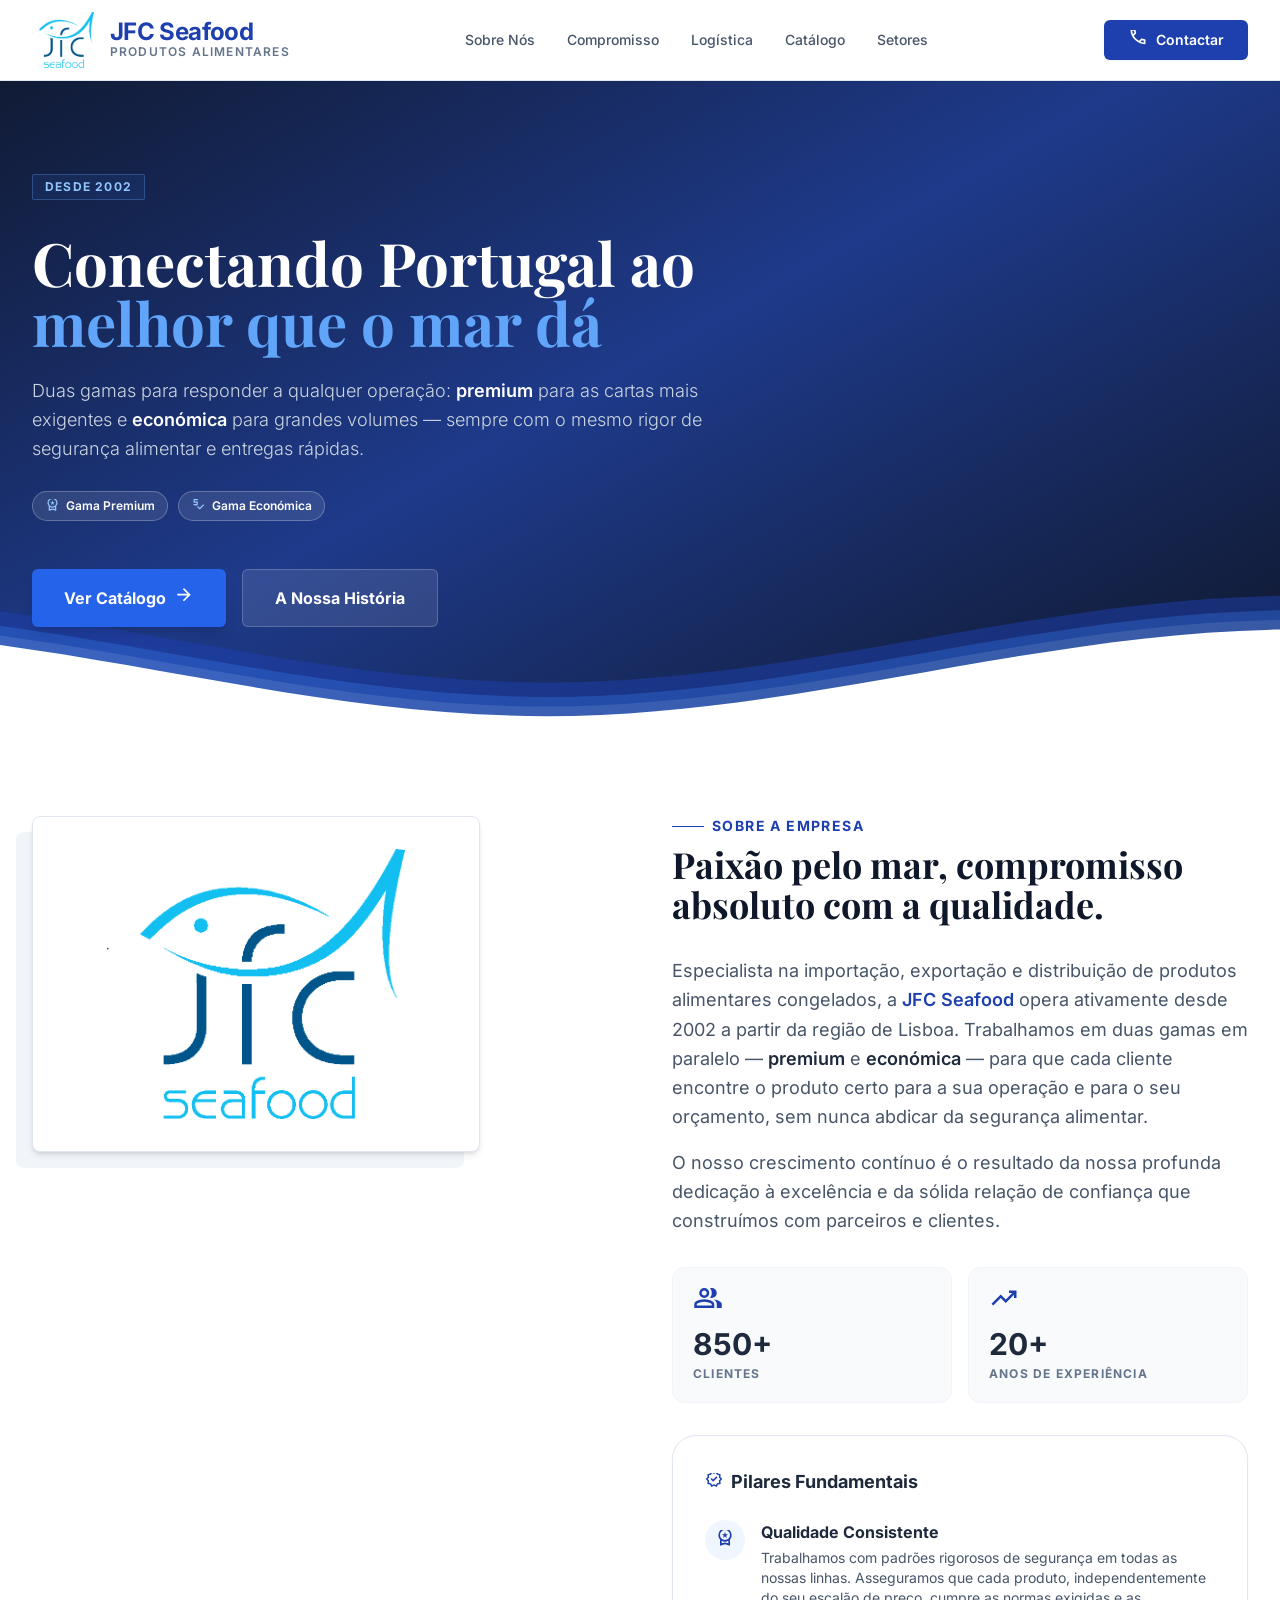
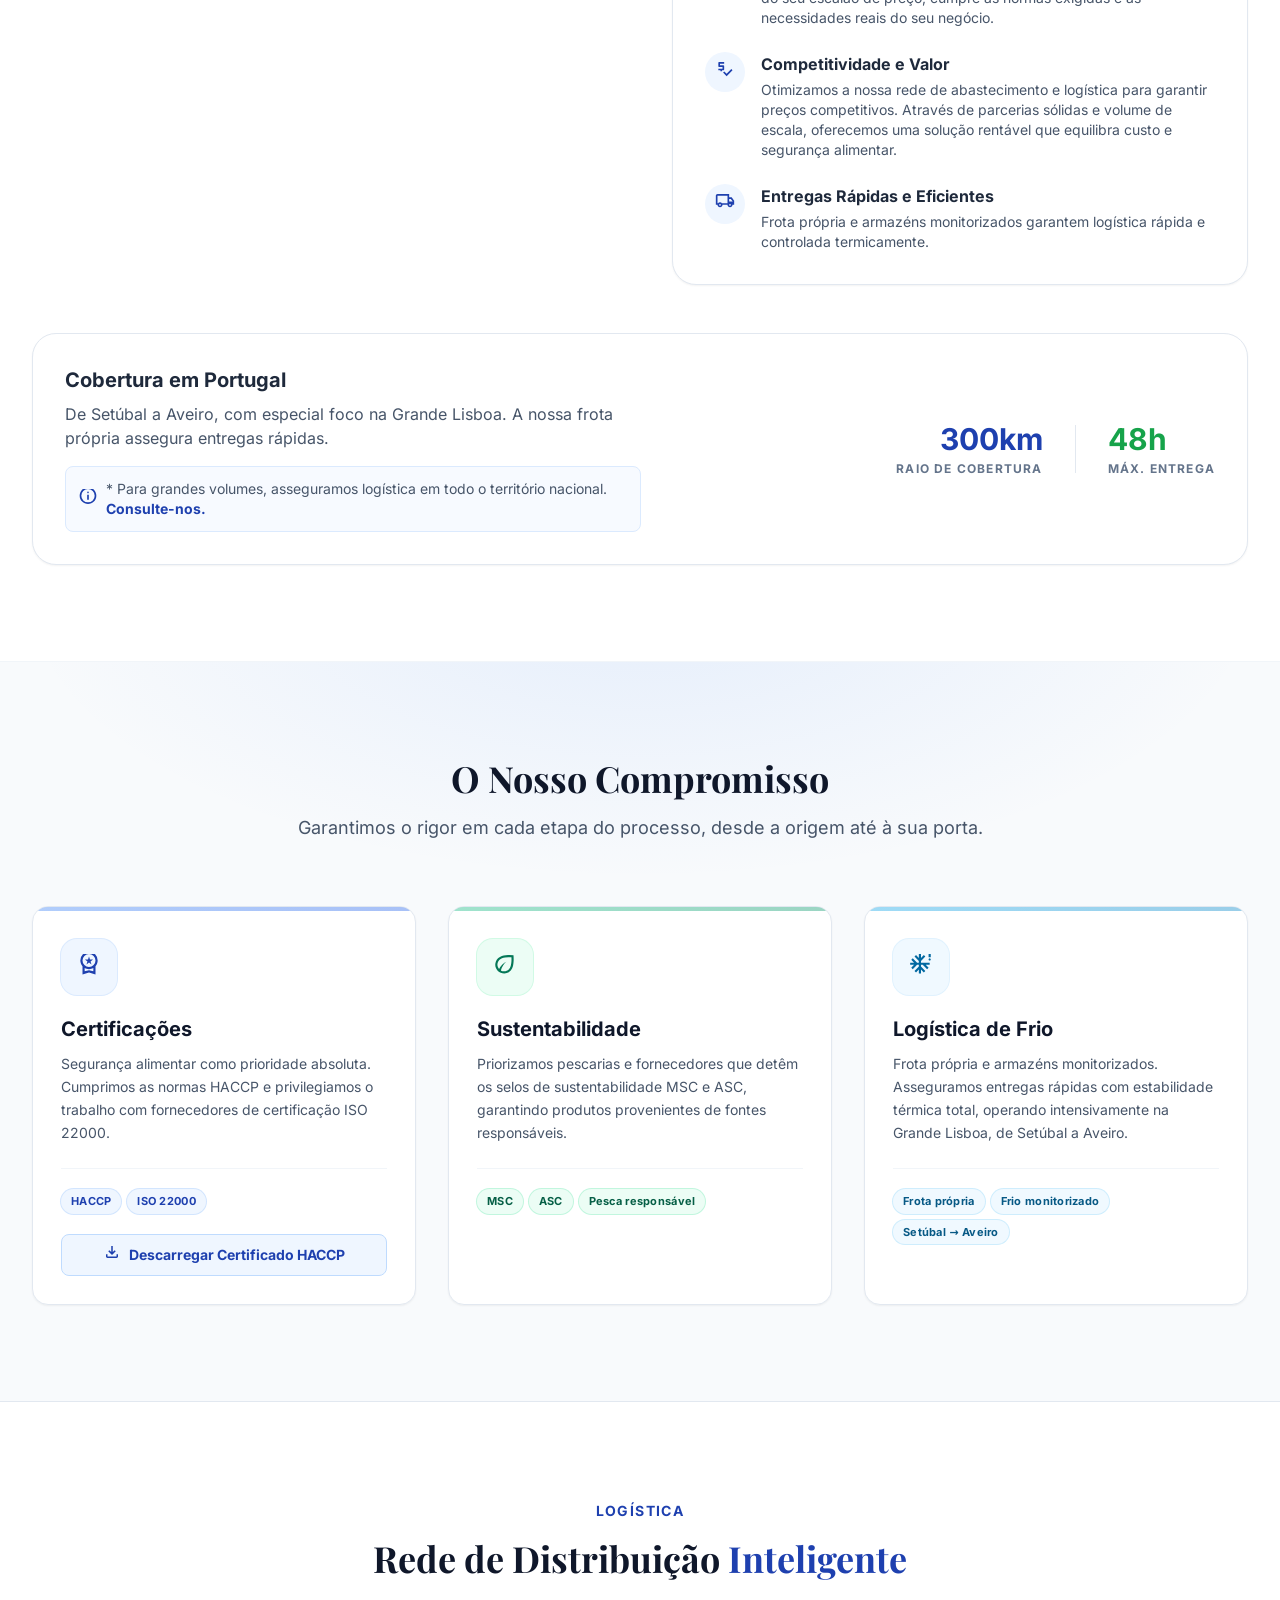
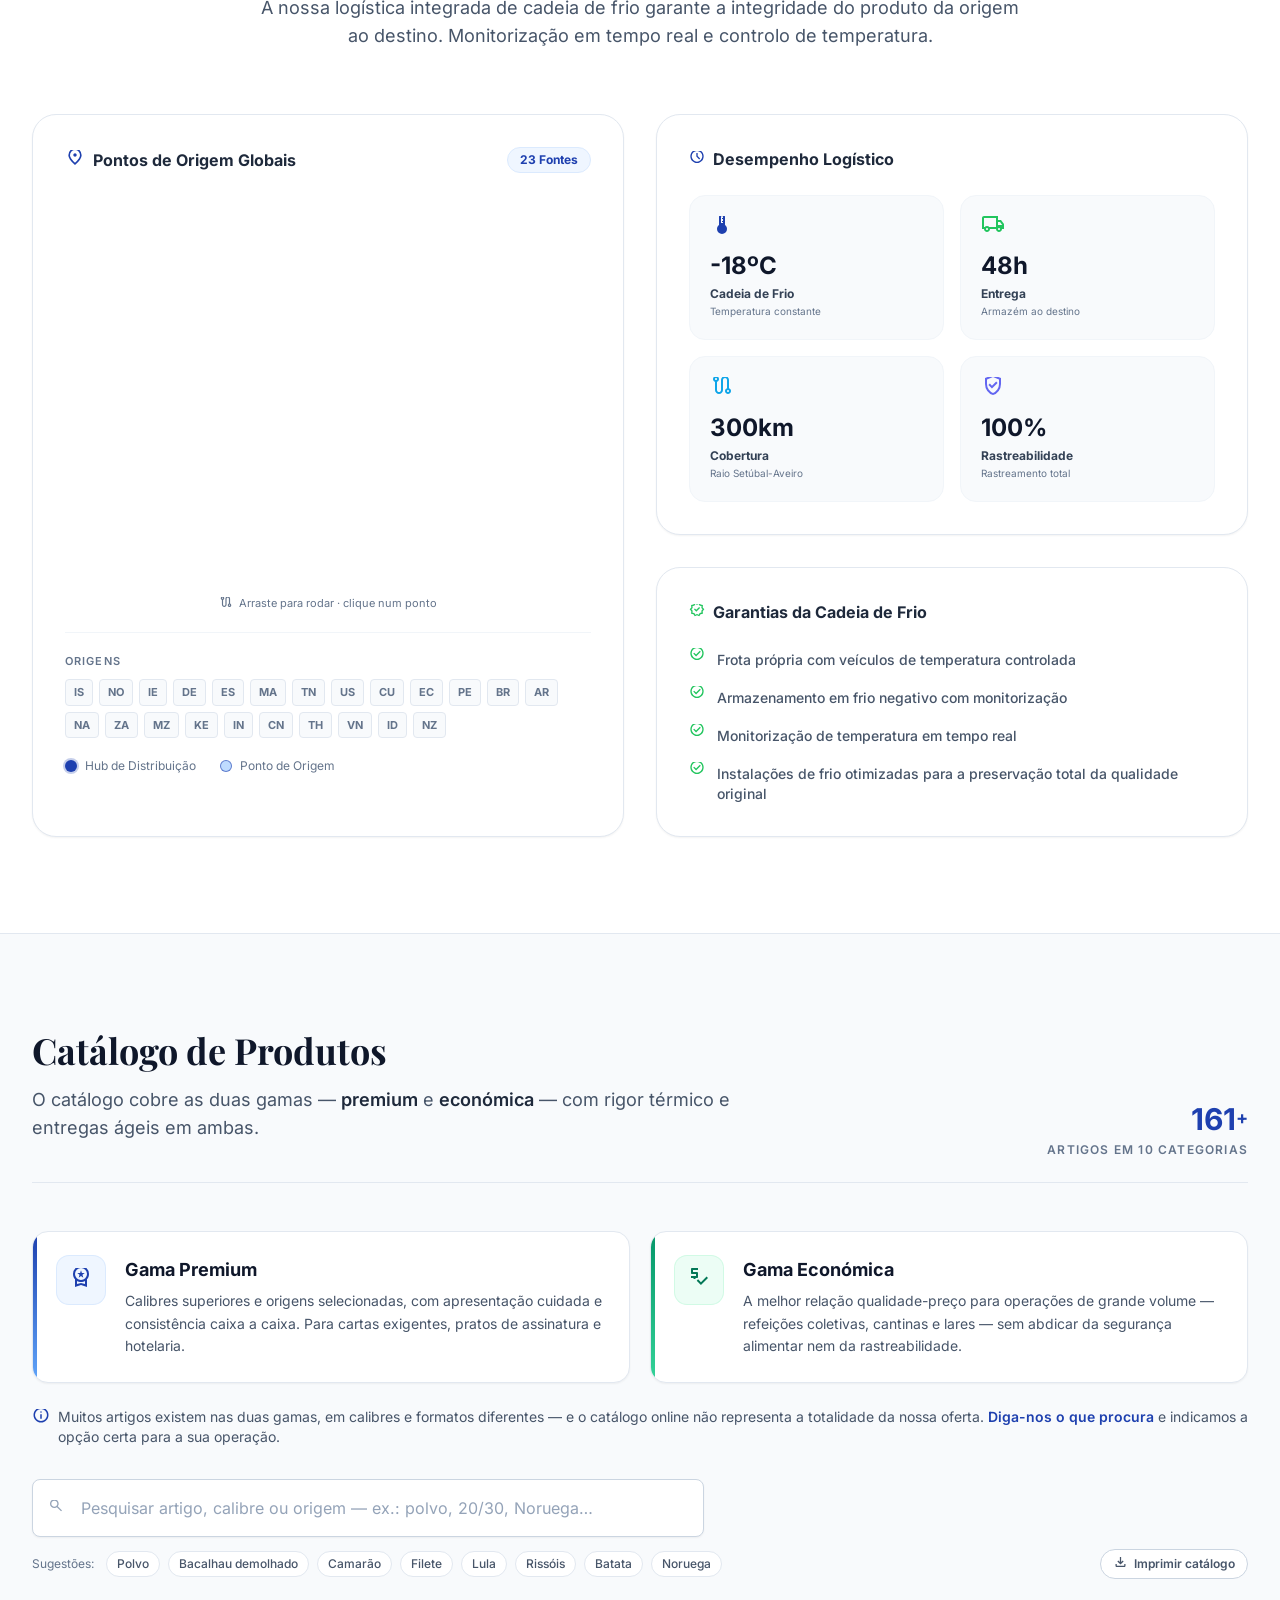
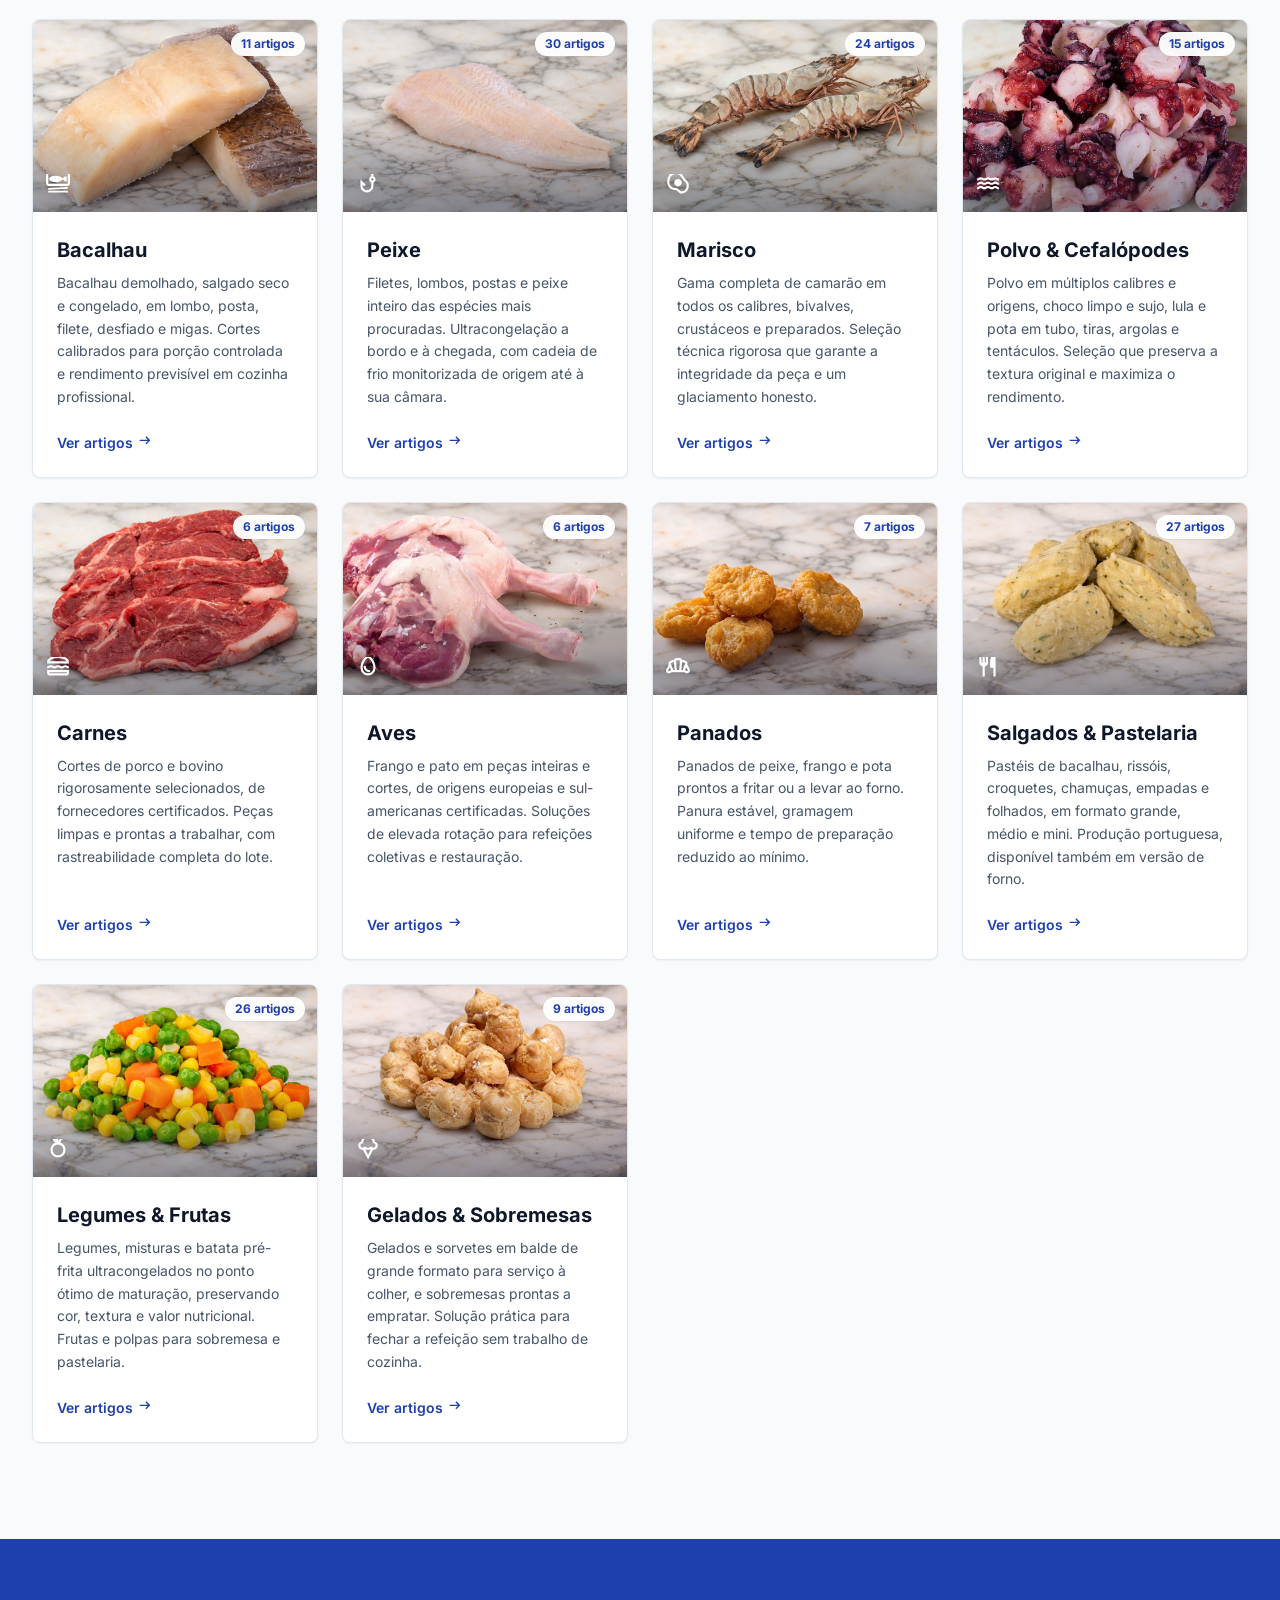
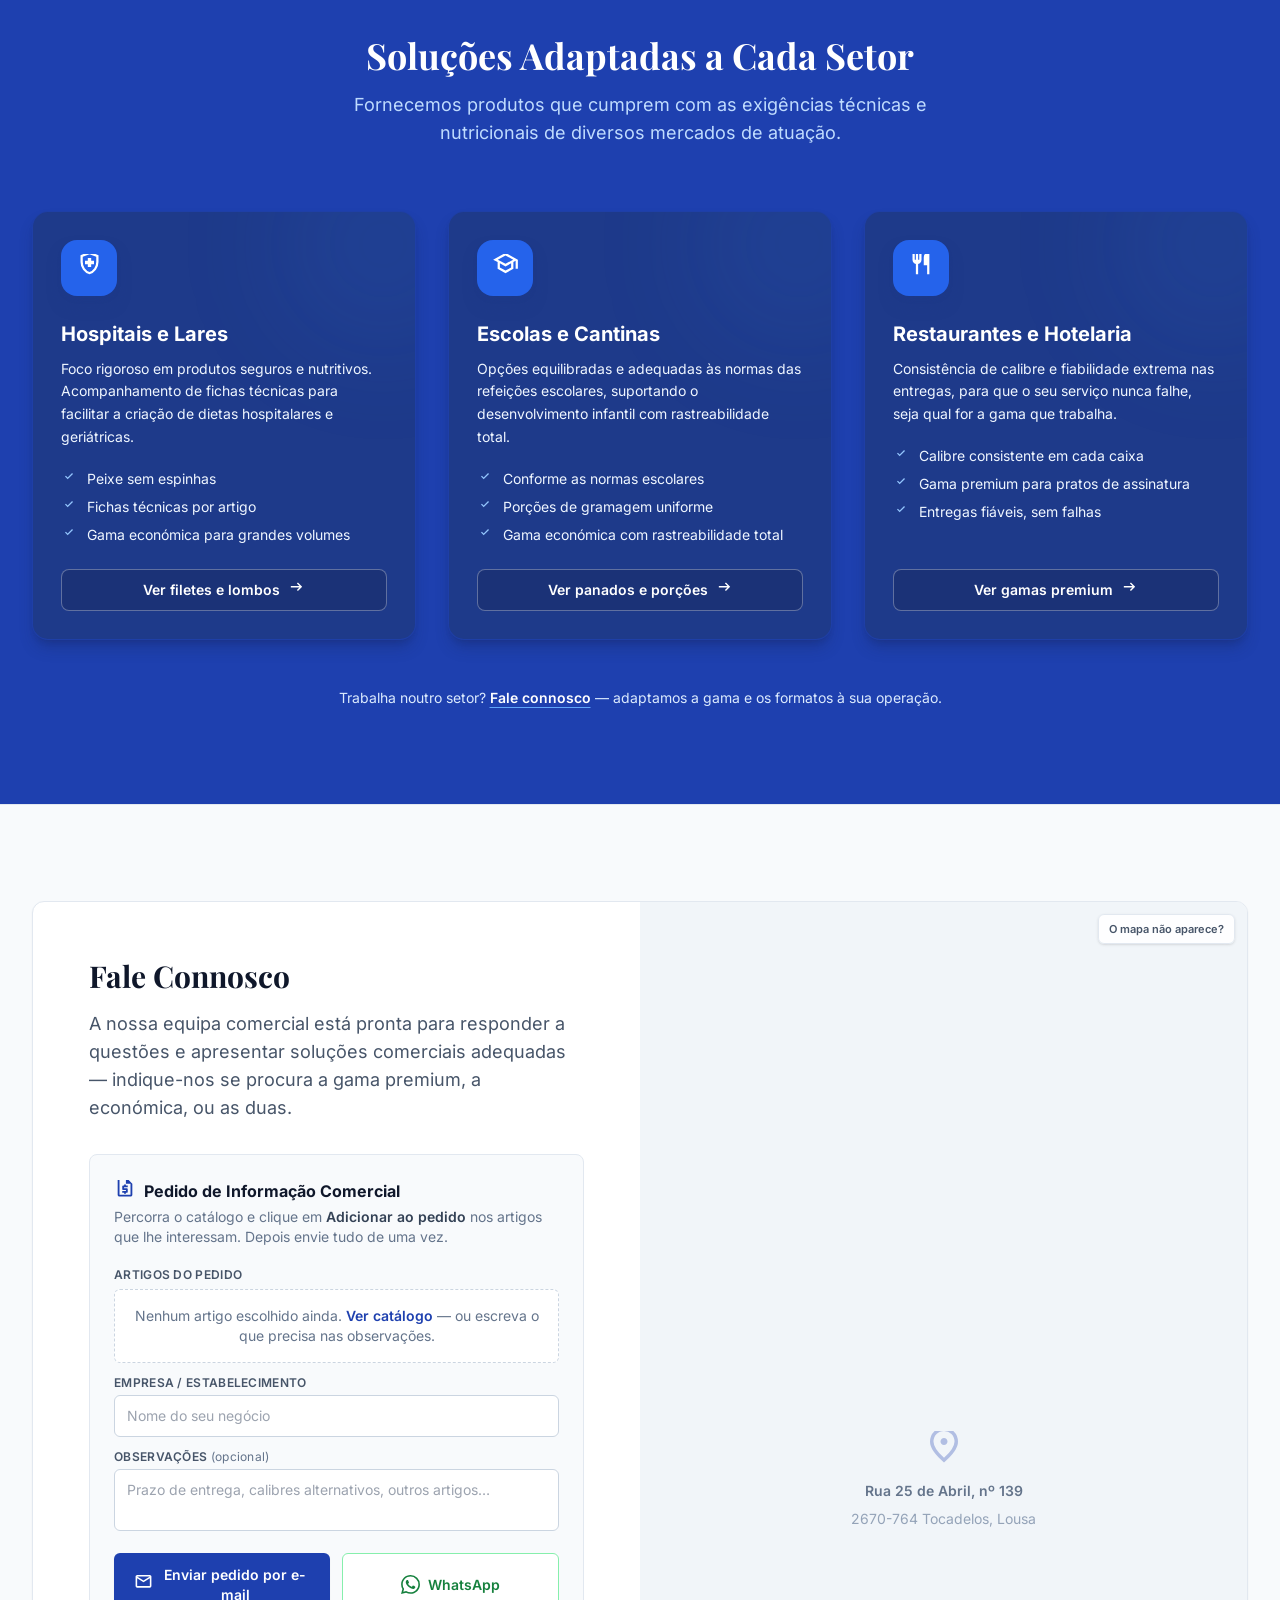
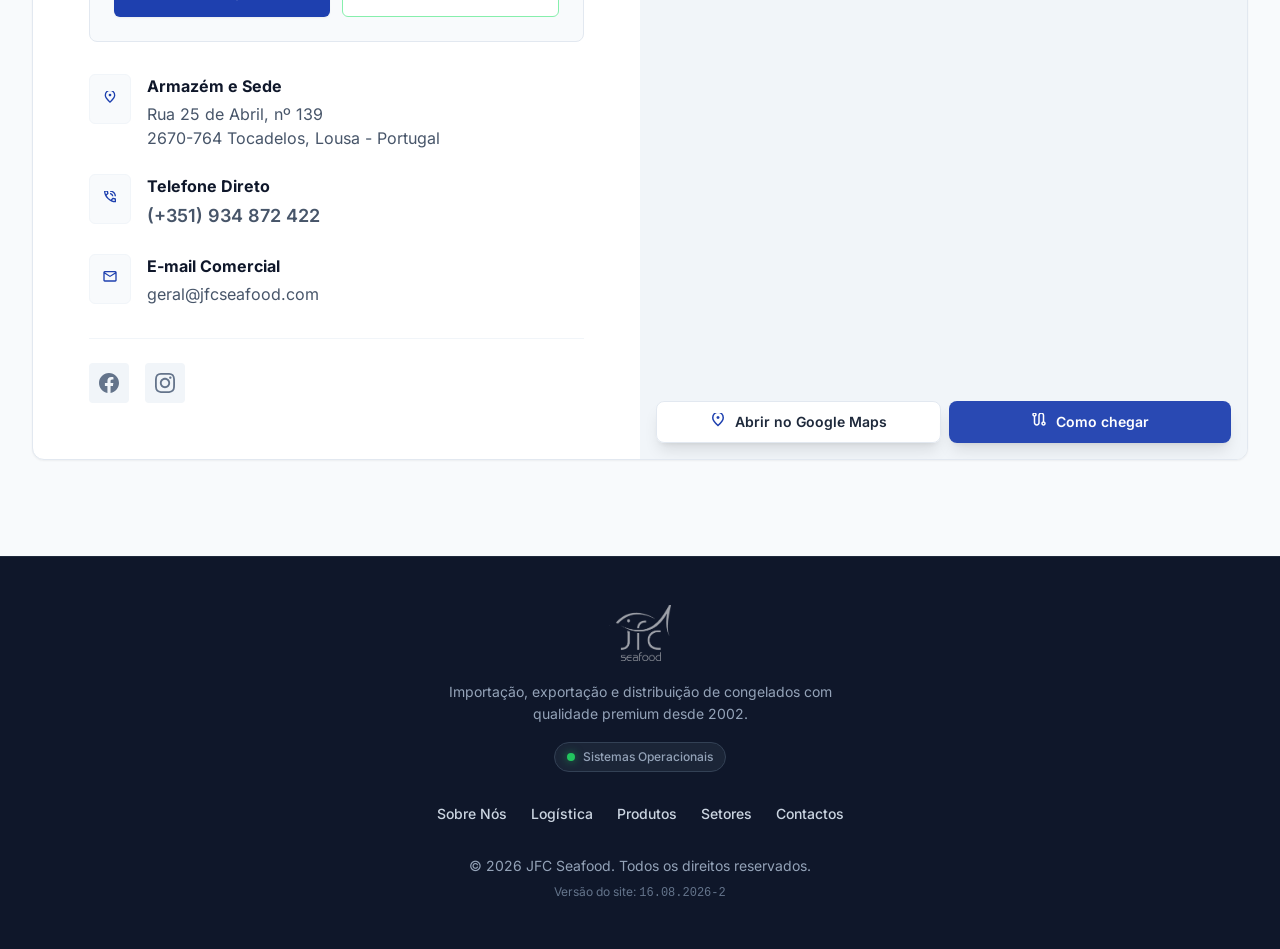
<file: index.html>
<!DOCTYPE html>
<html lang="pt" class="scroll-smooth">
<head>
    <meta charset="UTF-8">
    <meta name="viewport" content="width=device-width, initial-scale=1.0">
    <title>JFC Seafood | Importação e Distribuição Alimentar</title>
    <meta name="description" content="Especialistas em importação e distribuição de congelados desde 2002, em gama premium e gama económica. Bacalhau, peixe, marisco, polvo e cefalópodes, carnes, aves, panados, salgados, legumes e sobremesas — mais de 160 artigos para restauração, hotelaria e refeições coletivas.">
    <meta name="keywords" content="congelados, bacalhau, polvo, camarão, marisco, peixe congelado, distribuição alimentar, HORECA, Lousa, Portugal">
    <link rel="icon" type="image/png" href="imagens/logo-jfc.png">
    <link rel="apple-touch-icon" href="imagens/logo-jfc.png">

    <!-- Open Graph -->
    <meta property="og:type" content="website">
    <meta property="og:title" content="JFC Seafood | Importação e Distribuição Alimentar">
    <meta property="og:description" content="Mais de 160 artigos congelados em duas gamas, premium e económica, para restauração, hotelaria e refeições coletivas. Desde 2002.">
    <meta property="og:image" content="imagens/logo-jfc.png">
    <meta property="og:locale" content="pt_PT">

    <!-- Dados estruturados (Google) — trocar o domínio se for outro -->
    <script type="application/ld+json">
{
    "@context": "https://schema.org",
    "@graph": [
        {
            "@type": [
                "Organization",
                "LocalBusiness",
                "Wholesaler"
            ],
            "@id": "https://www.jfcseafood.com/#empresa",
            "name": "JFC Seafood",
            "description": "Importação, exportação e distribuição de produtos alimentares congelados desde 2002, em duas gamas — premium e económica. Bacalhau, peixe, marisco, polvo e cefalópodes, carnes, aves, panados, salgados, legumes e sobremesas para restauração, hotelaria e refeições coletivas.",
            "url": "https://www.jfcseafood.com/",
            "logo": "https://www.jfcseafood.com/imagens/logo-jfc.png",
            "image": "https://www.jfcseafood.com/imagens/logo-jfc.png",
            "email": "geral@jfcseafood.com",
            "telephone": "+351934872422",
            "foundingDate": "2002",
            "address": {
                "@type": "PostalAddress",
                "streetAddress": "Rua 25 de Abril, nº 139",
                "addressLocality": "Tocadelos, Lousa",
                "postalCode": "2670-764",
                "addressCountry": "PT"
            },
            "areaServed": {
                "@type": "Country",
                "name": "Portugal"
            },
            "sameAs": [
                "https://www.facebook.com/people/JFC-Seafood/61560042352731/",
                "https://www.instagram.com/jfc.seafood/"
            ],
            "knowsAbout": [
                "Bacalhau",
                "Peixe congelado",
                "Marisco",
                "Polvo",
                "Cefalópodes",
                "Carnes congeladas",
                "Aves",
                "Panados",
                "Salgados",
                "Legumes congelados"
            ]
        },
        {
            "@type": "WebSite",
            "@id": "https://www.jfcseafood.com/#site",
            "url": "https://www.jfcseafood.com/",
            "name": "JFC Seafood",
            "inLanguage": "pt-PT",
            "publisher": {
                "@id": "https://www.jfcseafood.com/#empresa"
            }
        }
    ]
}
    </script>

    <!-- Estilos (compilados localmente — sem dependências externas) -->
    <link rel="preload" href="fontes/inter-latin-400-normal.woff2" as="font" type="font/woff2" crossorigin>
    <link rel="preload" href="fontes/inter-latin-700-normal.woff2" as="font" type="font/woff2" crossorigin>
    <link rel="stylesheet" href="css/estilos.css">
</head>
<body class="bg-slate-50 text-slate-800 flex flex-col min-h-screen relative">
    <a href="#catalog" class="sr-only focus:not-sr-only focus:fixed focus:top-3 focus:left-3 focus:z-[200] focus:bg-primary focus:text-white focus:px-4 focus:py-2.5 focus:rounded-md focus:font-semibold focus:shadow-lg">
        Saltar para o catálogo
    </a>
<svg xmlns="http://www.w3.org/2000/svg" style="display:none" aria-hidden="true"><symbol id="ic-arrow_back" viewBox="0 0 24 24"><path d="M7.83 9 13.43 14.6 12 16 4 8 12 0 13.43 1.4 7.83 7H20V9Z"/></symbol><symbol id="ic-arrow_forward" viewBox="0 0 24 24"><path d="M16.18 9H4V7H16.18L10.58 1.4L12 0L20 8L12 16L10.58 14.6Z"/></symbol><symbol id="ic-arrow_right_alt" viewBox="0 0 24 24"><path d="M14 14 12.6 12.55 16.15 9H4V7H16.15L12.6 3.45L14 2L20 8Z"/></symbol><symbol id="ic-bakery_dining" viewBox="0 0 24 24"><path d="M20.1 12.95Q20.53 13.18 20.85 12.85Q21.18 12.52 20.95 12.1L19.5 9.4L18.45 12.1ZM15.1 12H16.3L18.7 6.05Q18.78 5.85 18.66 5.71Q18.55 5.57 18.4 5.5L16.4 4.7Q16.18 4.62 15.96 4.75Q15.75 4.88 15.7 5.1ZM7.7 12H8.9L8.3 5.1Q8.25 4.82 8.04 4.72Q7.83 4.62 7.6 4.7L5.6 5.5Q5.4 5.57 5.31 5.71Q5.23 5.85 5.3 6.05ZM3.9 12.95 5.55 12.1 4.5 9.4 3.05 12.1Q2.83 12.52 3.15 12.85Q3.48 13.18 3.9 12.95ZM10.9 12H13.1L13.85 3.55Q13.9 3.32 13.74 3.16Q13.58 3 13.35 3H10.65Q10.45 3 10.29 3.16Q10.12 3.32 10.15 3.55ZM3.45 15Q2.4 15 1.7 14.21Q1 13.43 1 12.35Q1 12.05 1.09 11.76Q1.18 11.47 1.3 11.2L3.5 7Q3.15 6 3.53 5.02Q3.9 4.05 4.85 3.65L6.85 2.85Q7.2 2.72 7.55 2.67Q7.9 2.62 8.25 2.7Q8.6 1.97 9.23 1.49Q9.85 1 10.65 1H13.35Q14.15 1 14.78 1.49Q15.4 1.97 15.75 2.7Q16.1 2.65 16.45 2.69Q16.8 2.72 17.15 2.85L19.15 3.65Q20.15 4.05 20.55 5.02Q20.95 6 20.5 6.95L22.7 11.15Q22.85 11.42 22.93 11.72Q23 12.02 23 12.35Q23 13.47 22.24 14.24Q21.48 15 20.35 15Q20.08 15 19.8 14.94Q19.53 14.88 19.25 14.75L17.7 14H6.25L4.85 14.75Q4.53 14.93 4.16 14.96Q3.8 15 3.45 15ZM12 8Q12 8 12 8Q12 8 12 8Q12 8 12 8Q12 8 12 8Q12 8 12 8Q12 8 12 8Q12 8 12 8Q12 8 12 8Q12 8 12 8Q12 8 12 8Q12 8 12 8Q12 8 12 8Q12 8 12 8Q12 8 12 8Q12 8 12 8Q12 8 12 8Q12 8 12 8Q12 8 12 8Q12 8 12 8Q12 8 12 8Q12 8 12 8Q12 8 12 8Q12 8 12 8Q12 8 12 8Z"/></symbol><symbol id="ic-call" viewBox="0 0 24 24"><path d="M19.95 17Q16.82 17 13.78 15.64Q10.73 14.27 8.22 11.78Q5.73 9.27 4.36 6.22Q3 3.18 3 0.05Q3 -0.4 3.3 -0.7Q3.6 -1 4.05 -1H8.1Q8.45 -1 8.73 -0.76Q9 -0.53 9.05 -0.2L9.7 3.3Q9.75 3.7 9.68 3.97Q9.6 4.25 9.4 4.45L6.98 6.9Q7.48 7.82 8.16 8.69Q8.85 9.55 9.68 10.35Q10.45 11.12 11.3 11.79Q12.15 12.45 13.1 13L15.45 10.65Q15.68 10.42 16.04 10.31Q16.4 10.2 16.75 10.25L20.2 10.95Q20.55 11.05 20.77 11.31Q21 11.57 21 11.9V15.95Q21 16.4 20.7 16.7Q20.4 17 19.95 17ZM6.03 5 7.68 3.35Q7.68 3.35 7.68 3.35Q7.68 3.35 7.68 3.35L7.25 1Q7.25 1 7.25 1Q7.25 1 7.25 1H5.03Q5.03 1 5.03 1Q5.03 1 5.03 1Q5.15 2.02 5.38 3.02Q5.6 4.02 6.03 5ZM14.98 13.95Q15.95 14.38 16.96 14.62Q17.98 14.88 19 14.95Q19 14.95 19 14.95Q19 14.95 19 14.95V12.75Q19 12.75 19 12.75Q19 12.75 19 12.75L16.65 12.27Q16.65 12.27 16.65 12.27Q16.65 12.27 16.65 12.27ZM6.03 5Q6.03 5 6.03 5Q6.03 5 6.03 5Q6.03 5 6.03 5Q6.03 5 6.03 5Q6.03 5 6.03 5Q6.03 5 6.03 5Q6.03 5 6.03 5Q6.03 5 6.03 5ZM14.98 13.95Q14.98 13.95 14.98 13.95Q14.98 13.95 14.98 13.95Q14.98 13.95 14.98 13.95Q14.98 13.95 14.98 13.95Q14.98 13.95 14.98 13.95Q14.98 13.95 14.98 13.95Q14.98 13.95 14.98 13.95Q14.98 13.95 14.98 13.95Z"/></symbol><symbol id="ic-check_circle" viewBox="0 0 24 24"><path d="M10.6 12.6 17.65 5.55 16.25 4.15 10.6 9.8 7.75 6.95 6.35 8.35ZM12 18Q9.93 18 8.1 17.21Q6.28 16.43 4.93 15.07Q3.58 13.72 2.79 11.9Q2 10.07 2 8Q2 5.92 2.79 4.1Q3.58 2.27 4.93 0.92Q6.28 -0.43 8.1 -1.21Q9.93 -2 12 -2Q14.08 -2 15.9 -1.21Q17.73 -0.43 19.08 0.92Q20.43 2.27 21.21 4.1Q22 5.92 22 8Q22 10.07 21.21 11.9Q20.43 13.72 19.08 15.07Q17.73 16.43 15.9 17.21Q14.08 18 12 18ZM12 16Q15.35 16 17.68 13.68Q20 11.35 20 8Q20 4.65 17.68 2.32Q15.35 0 12 0Q8.65 0 6.33 2.32Q4 4.65 4 8Q4 11.35 6.33 13.68Q8.65 16 12 16ZM12 8Q12 8 12 8Q12 8 12 8Q12 8 12 8Q12 8 12 8Q12 8 12 8Q12 8 12 8Q12 8 12 8Q12 8 12 8Z"/></symbol><symbol id="ic-check_small" viewBox="0 0 24 24"><path d="M10 12.4 6 8.4 7.4 7 10 9.6 16.6 3 18 4.4Z"/></symbol><symbol id="ic-close" viewBox="0 0 24 24"><path d="M6.4 15 5 13.6 10.6 8 5 2.4 6.4 1 12 6.6 17.6 1 19 2.4 13.4 8 19 13.6 17.6 15 12 9.4Z"/></symbol><symbol id="ic-device_thermostat" viewBox="0 0 24 24"><path d="M12 18Q9.93 18 8.46 16.54Q7 15.07 7 13Q7 11.8 7.53 10.76Q8.05 9.72 9 9V1Q9 -0.25 9.88 -1.12Q10.75 -2 12 -2Q13.25 -2 14.12 -1.12Q15 -0.25 15 1V9Q15.95 9.72 16.48 10.76Q17 11.8 17 13Q17 15.07 15.54 16.54Q14.08 18 12 18ZM11 7H13V6H12V5H13V3H12V2H13V1Q13 0.57 12.71 0.29Q12.43 0 12 0Q11.58 0 11.29 0.29Q11 0.57 11 1Z"/></symbol><symbol id="ic-download" viewBox="0 0 24 24"><path d="M12 12 7 7 8.4 5.55 11 8.15V0H13V8.15L15.6 5.55L17 7ZM6 16Q5.18 16 4.59 15.41Q4 14.82 4 14V11H6V14Q6 14 6 14Q6 14 6 14H18Q18 14 18 14Q18 14 18 14V11H20V14Q20 14.82 19.41 15.41Q18.82 16 18 16Z"/></symbol><symbol id="ic-eco" viewBox="0 0 24 24"><path d="M5.4 15.6Q4.28 14.47 3.64 13Q3 11.53 3 9.95Q3 8.38 3.6 6.84Q4.2 5.3 5.55 3.95Q6.43 3.07 7.71 2.45Q9 1.82 10.76 1.46Q12.53 1.1 14.79 1.02Q17.05 0.95 19.85 1.2Q20.05 3.85 19.98 6.07Q19.9 8.3 19.56 10.09Q19.23 11.88 18.61 13.21Q18 14.55 17.1 15.45Q15.78 16.77 14.29 17.39Q12.8 18 11.25 18Q9.62 18 8.07 17.36Q6.53 16.73 5.4 15.6ZM8.2 15.2Q8.93 15.62 9.69 15.81Q10.45 16 11.25 16Q12.4 16 13.53 15.54Q14.65 15.07 15.68 14.05Q16.12 13.6 16.59 12.79Q17.05 11.97 17.39 10.66Q17.73 9.35 17.9 7.49Q18.07 5.62 17.95 3.05Q16.73 3 15.19 3.01Q13.65 3.02 12.12 3.25Q10.6 3.47 9.23 3.97Q7.85 4.47 6.98 5.35Q5.85 6.47 5.43 7.57Q5 8.67 5 9.7Q5 11.17 5.56 12.29Q6.12 13.4 6.55 13.85Q7.6 11.85 9.33 10.01Q11.05 8.17 13.35 7Q11.55 8.57 10.21 10.56Q8.88 12.55 8.2 15.2ZM8.2 15.2Q8.2 15.2 8.2 15.2Q8.2 15.2 8.2 15.2Q8.2 15.2 8.2 15.2Q8.2 15.2 8.2 15.2Q8.2 15.2 8.2 15.2Q8.2 15.2 8.2 15.2Q8.2 15.2 8.2 15.2Q8.2 15.2 8.2 15.2Q8.2 15.2 8.2 15.2Q8.2 15.2 8.2 15.2ZM8.2 15.2Q8.2 15.2 8.2 15.2Q8.2 15.2 8.2 15.2Q8.2 15.2 8.2 15.2Q8.2 15.2 8.2 15.2Q8.2 15.2 8.2 15.2Q8.2 15.2 8.2 15.2Q8.2 15.2 8.2 15.2Q8.2 15.2 8.2 15.2Q8.2 15.2 8.2 15.2Q8.2 15.2 8.2 15.2Q8.2 15.2 8.2 15.2Q8.2 15.2 8.2 15.2Q8.2 15.2 8.2 15.2Q8.2 15.2 8.2 15.2Q8.2 15.2 8.2 15.2Q8.2 15.2 8.2 15.2Q8.2 15.2 8.2 15.2Q8.2 15.2 8.2 15.2Q8.2 15.2 8.2 15.2Q8.2 15.2 8.2 15.2Z"/></symbol><symbol id="ic-egg" viewBox="0 0 24 24"><path d="M12 17Q9.08 17 7.04 14.96Q5 12.93 5 10Q5 8.07 5.64 6.12Q6.28 4.17 7.29 2.59Q8.3 1 9.55 0Q10.8 -1 12 -1Q13.23 -1 14.46 0Q15.7 1 16.71 2.59Q17.73 4.17 18.36 6.12Q19 8.07 19 10Q19 12.93 16.96 14.96Q14.93 17 12 17ZM12 15Q14.08 15 15.54 13.54Q17 12.07 17 10Q17 8.57 16.51 7Q16.03 5.42 15.29 4.09Q14.55 2.75 13.68 1.88Q12.8 1 12 1Q11.23 1 10.34 1.88Q9.45 2.75 8.71 4.09Q7.98 5.42 7.49 7Q7 8.57 7 10Q7 12.07 8.46 13.54Q9.93 15 12 15ZM13 14Q13.43 14 13.71 13.71Q14 13.43 14 13Q14 12.57 13.71 12.29Q13.43 12 13 12Q11.75 12 10.88 11.12Q10 10.25 10 9Q10 8.57 9.71 8.29Q9.43 8 9 8Q8.58 8 8.29 8.29Q8 8.57 8 9Q8 11.07 9.46 12.54Q10.93 14 13 14ZM12 8Q12 8 12 8Q12 8 12 8Q12 8 12 8Q12 8 12 8Q12 8 12 8Q12 8 12 8Q12 8 12 8Q12 8 12 8Q12 8 12 8Q12 8 12 8Q12 8 12 8Q12 8 12 8Z"/></symbol><symbol id="ic-egg_alt" viewBox="0 0 24 24"><path d="M16 18Q14.33 18 13.46 17.44Q12.6 16.88 12 16.25Q11.53 15.75 11.09 15.38Q10.65 15 9.98 15Q8.85 15 7.47 14.61Q6.1 14.22 4.89 13.34Q3.68 12.45 2.85 11.02Q2.02 9.6 2 7.52Q1.95 3.35 4.06 0.67Q6.18 -2 9.98 -2Q11.75 -2 12.98 -1.49Q14.2 -0.98 15.09 -0.2Q15.98 0.57 16.59 1.51Q17.2 2.45 17.75 3.32Q18.05 3.82 18.35 4.24Q18.65 4.65 19 5Q20.5 6.5 21.25 7.62Q22 8.75 22 11.03Q22 14.02 20.14 16.01Q18.28 18 16 18ZM16 16Q17.43 16 18.71 14.59Q20 13.18 20 11.03Q20 9.38 19.51 8.6Q19.03 7.82 17.6 6.4Q17.07 5.9 16.66 5.29Q16.25 4.67 15.83 4.02Q14.8 2.4 13.65 1.2Q12.5 0 9.98 0Q6.75 0 5.35 2.31Q3.95 4.62 4 7.5Q4.03 9.17 4.73 10.25Q5.43 11.32 6.39 11.94Q7.35 12.55 8.35 12.78Q9.35 13 9.98 13Q11.25 13 12.03 13.61Q12.8 14.22 13.3 14.75Q13.85 15.32 14.36 15.66Q14.88 16 16 16ZM12 11.5Q13.45 11.5 14.48 10.47Q15.5 9.45 15.5 8Q15.5 6.55 14.48 5.52Q13.45 4.5 12 4.5Q10.55 4.5 9.53 5.52Q8.5 6.55 8.5 8Q8.5 9.45 9.53 10.47Q10.55 11.5 12 11.5ZM11.98 8Q11.98 8 11.98 8Q11.98 8 11.98 8Q11.98 8 11.98 8Q11.98 8 11.98 8Q11.98 8 11.98 8Q11.98 8 11.98 8Q11.98 8 11.98 8Q11.98 8 11.98 8Q11.98 8 11.98 8Q11.98 8 11.98 8Q11.98 8 11.98 8Q11.98 8 11.98 8Q11.98 8 11.98 8Q11.98 8 11.98 8Q11.98 8 11.98 8Q11.98 8 11.98 8Q11.98 8 11.98 8Q11.98 8 11.98 8Z"/></symbol><symbol id="ic-filter_list" viewBox="0 0 24 24"><path d="M10 14V12H14V14ZM6 9V7H18V9ZM3 4V2H21V4Z"/></symbol><symbol id="ic-group" viewBox="0 0 24 24"><path d="M1 16V13.2Q1 12.35 1.44 11.64Q1.88 10.92 2.6 10.55Q4.15 9.77 5.75 9.39Q7.35 9 9 9Q10.65 9 12.25 9.39Q13.85 9.77 15.4 10.55Q16.12 10.92 16.56 11.64Q17 12.35 17 13.2V16ZM19 16V13Q19 11.9 18.39 10.89Q17.78 9.88 16.65 9.15Q17.93 9.3 19.05 9.66Q20.18 10.02 21.15 10.55Q22.05 11.05 22.52 11.66Q23 12.27 23 13V16ZM9 8Q7.35 8 6.18 6.82Q5 5.65 5 4Q5 2.35 6.18 1.17Q7.35 0 9 0Q10.65 0 11.82 1.17Q13 2.35 13 4Q13 5.65 11.82 6.82Q10.65 8 9 8ZM19 4Q19 5.65 17.83 6.82Q16.65 8 15 8Q14.73 8 14.3 7.94Q13.88 7.88 13.6 7.8Q14.28 7 14.64 6.02Q15 5.05 15 4Q15 2.95 14.64 1.97Q14.28 1 13.6 0.2Q13.95 0.07 14.3 0.04Q14.65 0 15 0Q16.65 0 17.83 1.17Q19 2.35 19 4ZM3 14H15V13.2Q15 12.93 14.86 12.7Q14.73 12.47 14.5 12.35Q13.15 11.67 11.78 11.34Q10.4 11 9 11Q7.6 11 6.23 11.34Q4.85 11.67 3.5 12.35Q3.28 12.47 3.14 12.7Q3 12.93 3 13.2ZM9 6Q9.83 6 10.41 5.41Q11 4.82 11 4Q11 3.18 10.41 2.59Q9.83 2 9 2Q8.18 2 7.59 2.59Q7 3.18 7 4Q7 4.82 7.59 5.41Q8.18 6 9 6ZM9 14Q9 14 9 14Q9 14 9 14Q9 14 9 14Q9 14 9 14Q9 14 9 14Q9 14 9 14Q9 14 9 14Q9 14 9 14ZM9 4Q9 4 9 4Q9 4 9 4Q9 4 9 4Q9 4 9 4Q9 4 9 4Q9 4 9 4Q9 4 9 4Q9 4 9 4Z"/></symbol><symbol id="ic-health_and_safety" viewBox="0 0 24 24"><path d="M10.5 11.5H13.5V9H16V6H13.5V3.5H10.5V6H8V9H10.5ZM12 18Q8.53 17.12 6.26 14.01Q4 10.9 4 7.1V1L12 -2L20 1V7.1Q20 10.9 17.74 14.01Q15.48 17.12 12 18ZM12 15.9Q14.6 15.07 16.3 12.6Q18 10.12 18 7.1V2.38L12 0.12L6 2.38V7.1Q6 10.12 7.7 12.6Q9.4 15.07 12 15.9ZM12 8Q12 8 12 8Q12 8 12 8Q12 8 12 8Q12 8 12 8Z"/></symbol><symbol id="ic-icecream" viewBox="0 0 24 24"><path d="M12.05 19 7.35 10Q5.58 10.07 4.29 8.97Q3 7.88 3 6Q3 4.72 3.74 3.7Q4.48 2.68 5.6 2.25Q6.05 -0.03 7.84 -1.51Q9.62 -3 12 -3Q14.38 -3 16.16 -1.51Q17.95 -0.03 18.4 2.25Q19.53 2.68 20.26 3.7Q21 4.72 21 6Q21 7.88 19.68 8.97Q18.35 10.07 16.7 10ZM7 8Q7.38 8 7.74 7.88Q8.1 7.75 8.4 7.45L8.95 6.9L9.6 7.3Q10.12 7.65 10.74 7.82Q11.35 8 12 8Q12.65 8 13.26 7.82Q13.88 7.65 14.4 7.3L15.05 6.9L15.6 7.45Q15.9 7.75 16.26 7.88Q16.62 8 17 8Q17.82 8 18.41 7.41Q19 6.82 19 6Q19 5.25 18.52 4.69Q18.05 4.12 17.3 4L16.55 3.9L16.5 3.1Q16.38 1.38 15.07 0.19Q13.78 -1 12 -1Q10.23 -1 8.93 0.19Q7.62 1.38 7.5 3.1L7.45 3.9L6.7 4.05Q5.95 4.2 5.47 4.72Q5 5.25 5 6Q5 6.82 5.59 7.41Q6.18 8 7 8ZM12.05 14.65 14.75 9.4Q14.15 9.7 13.45 9.85Q12.75 10 12 10Q11.33 10 10.64 9.85Q9.95 9.7 9.3 9.4ZM12 3.5Q12 3.5 12 3.5Q12 3.5 12 3.5Q12 3.5 12 3.5Q12 3.5 12 3.5Q12 3.5 12 3.5Q12 3.5 12 3.5Q12 3.5 12 3.5Q12 3.5 12 3.5Q12 3.5 12 3.5Q12 3.5 12 3.5Q12 3.5 12 3.5Q12 3.5 12 3.5Q12 3.5 12 3.5Q12 3.5 12 3.5Q12 3.5 12 3.5Q12 3.5 12 3.5Q12 3.5 12 3.5Q12 3.5 12 3.5Q12 3.5 12 3.5Q12 3.5 12 3.5Z"/></symbol><symbol id="ic-info" viewBox="0 0 24 24"><path d="M11 13H13V7H11ZM12 5Q12.43 5 12.71 4.71Q13 4.42 13 4Q13 3.57 12.71 3.29Q12.43 3 12 3Q11.58 3 11.29 3.29Q11 3.57 11 4Q11 4.42 11.29 4.71Q11.58 5 12 5ZM12 18Q9.93 18 8.1 17.21Q6.28 16.43 4.93 15.07Q3.58 13.72 2.79 11.9Q2 10.07 2 8Q2 5.92 2.79 4.1Q3.58 2.27 4.93 0.92Q6.28 -0.43 8.1 -1.21Q9.93 -2 12 -2Q14.08 -2 15.9 -1.21Q17.73 -0.43 19.08 0.92Q20.43 2.27 21.21 4.1Q22 5.92 22 8Q22 10.07 21.21 11.9Q20.43 13.72 19.08 15.07Q17.73 16.43 15.9 17.21Q14.08 18 12 18ZM12 16Q15.35 16 17.68 13.68Q20 11.35 20 8Q20 4.65 17.68 2.32Q15.35 0 12 0Q8.65 0 6.33 2.32Q4 4.65 4 8Q4 11.35 6.33 13.68Q8.65 16 12 16ZM12 8Q12 8 12 8Q12 8 12 8Q12 8 12 8Q12 8 12 8Q12 8 12 8Q12 8 12 8Q12 8 12 8Q12 8 12 8Z"/></symbol><symbol id="ic-inventory_2" viewBox="0 0 24 24"><path d="M5 18Q4.17 18 3.59 17.41Q3 16.82 3 16V4.72Q2.55 4.45 2.28 4.01Q2 3.57 2 3V0Q2 -0.83 2.59 -1.41Q3.18 -2 4 -2H20Q20.83 -2 21.41 -1.41Q22 -0.83 22 0V3Q22 3.57 21.73 4.01Q21.45 4.45 21 4.72V16Q21 16.82 20.41 17.41Q19.83 18 19 18ZM5 5V16Q5 16 5 16Q5 16 5 16H19Q19 16 19 16Q19 16 19 16V5ZM4 3H20Q20 3 20 3Q20 3 20 3V0Q20 0 20 0Q20 0 20 0H4Q4 0 4 0Q4 0 4 0V3Q4 3 4 3Q4 3 4 3ZM9 10H15V8H9ZM12 10.5Q12 10.5 12 10.5Q12 10.5 12 10.5Q12 10.5 12 10.5Q12 10.5 12 10.5Z"/></symbol><symbol id="ic-lightbulb" viewBox="0 0 24 24"><path d="M12 18Q11.18 18 10.59 17.41Q10 16.82 10 16H14Q14 16.82 13.41 17.41Q12.83 18 12 18ZM8 15V13H16V15ZM8.25 12Q6.53 10.97 5.51 9.25Q4.5 7.52 4.5 5.5Q4.5 2.38 6.69 0.19Q8.88 -2 12 -2Q15.12 -2 17.31 0.19Q19.5 2.38 19.5 5.5Q19.5 7.52 18.49 9.25Q17.48 10.97 15.75 12ZM8.85 10H15.15Q16.28 9.2 16.89 8.02Q17.5 6.85 17.5 5.5Q17.5 3.2 15.9 1.6Q14.3 0 12 0Q9.7 0 8.1 1.6Q6.5 3.2 6.5 5.5Q6.5 6.85 7.11 8.02Q7.73 9.2 8.85 10ZM12 10Q12 10 12 10Q12 10 12 10Q12 10 12 10Q12 10 12 10Q12 10 12 10Q12 10 12 10Q12 10 12 10Q12 10 12 10Z"/></symbol><symbol id="ic-local_shipping" viewBox="0 0 24 24"><path d="M6 16Q4.75 16 3.88 15.12Q3 14.25 3 13H1V2Q1 1.18 1.59 0.59Q2.18 0 3 0H17V4H20L23 8V13H21Q21 14.25 20.12 15.12Q19.25 16 18 16Q16.75 16 15.88 15.12Q15 14.25 15 13H9Q9 14.25 8.12 15.12Q7.25 16 6 16ZM6 14Q6.43 14 6.71 13.71Q7 13.43 7 13Q7 12.57 6.71 12.29Q6.43 12 6 12Q5.58 12 5.29 12.29Q5 12.57 5 13Q5 13.43 5.29 13.71Q5.58 14 6 14ZM3 11H3.8Q4.23 10.55 4.78 10.27Q5.33 10 6 10Q6.68 10 7.23 10.27Q7.78 10.55 8.2 11H15V2H3Q3 2 3 2Q3 2 3 2ZM18 14Q18.43 14 18.71 13.71Q19 13.43 19 13Q19 12.57 18.71 12.29Q18.43 12 18 12Q17.57 12 17.29 12.29Q17 12.57 17 13Q17 13.43 17.29 13.71Q17.57 14 18 14ZM17 9H21.25L19 6H17ZM9 6.5Q9 6.5 9 6.5Q9 6.5 9 6.5Q9 6.5 9 6.5Q9 6.5 9 6.5Q9 6.5 9 6.5Q9 6.5 9 6.5Z"/></symbol><symbol id="ic-location_on" viewBox="0 0 24 24"><path d="M12 8Q12.83 8 13.41 7.41Q14 6.82 14 6Q14 5.17 13.41 4.59Q12.83 4 12 4Q11.18 4 10.59 4.59Q10 5.17 10 6Q10 6.82 10.59 7.41Q11.18 8 12 8ZM12 15.35Q15.05 12.55 16.52 10.26Q18 7.97 18 6.2Q18 3.47 16.26 1.74Q14.53 0 12 0Q9.47 0 7.74 1.74Q6 3.47 6 6.2Q6 7.97 7.48 10.26Q8.95 12.55 12 15.35ZM12 18Q7.98 14.57 5.99 11.64Q4 8.7 4 6.2Q4 2.45 6.41 0.22Q8.83 -2 12 -2Q15.18 -2 17.59 0.22Q20 2.45 20 6.2Q20 8.7 18.01 11.64Q16.03 14.57 12 18ZM12 6Q12 6 12 6Q12 6 12 6Q12 6 12 6Q12 6 12 6Q12 6 12 6Q12 6 12 6Q12 6 12 6Q12 6 12 6Z"/></symbol><symbol id="ic-lunch_dining" viewBox="0 0 24 24"><path d="M4 17Q3.18 17 2.59 16.41Q2 15.82 2 15V12H22V15Q22 15.82 21.41 16.41Q20.83 17 20 17ZM4 14V15Q4 15 4 15Q4 15 4 15H20Q20 15 20 15Q20 15 20 15V14ZM12 9.5Q11.1 9.5 10.58 10Q10.05 10.5 8.65 10.5Q7.25 10.5 6.75 10Q6.25 9.5 5.35 9.5Q4.45 9.5 3.93 10Q3.4 10.5 2 10.5V8.5Q2.9 8.5 3.43 8Q3.95 7.5 5.35 7.5Q6.75 7.5 7.25 8Q7.75 8.5 8.65 8.5Q9.55 8.5 10.08 8Q10.6 7.5 12 7.5Q13.4 7.5 13.93 8Q14.45 8.5 15.35 8.5Q16.25 8.5 16.75 8Q17.25 7.5 18.65 7.5Q20.05 7.5 20.62 8Q21.2 8.5 22 8.5V10.5Q20.6 10.5 20.12 10Q19.65 9.5 18.75 9.5Q17.85 9.5 17.3 10Q16.75 10.5 15.35 10.5Q13.95 10.5 13.43 10Q12.9 9.5 12 9.5ZM2 6V5Q2 2.12 4.71 0.56Q7.43 -1 12 -1Q16.57 -1 19.29 0.56Q22 2.12 22 5V6ZM12 1Q8.9 1 6.81 1.78Q4.73 2.55 4.15 4H19.85Q19.28 2.55 17.19 1.78Q15.1 1 12 1ZM12 14Q12 14 12 14Q12 14 12 14Q12 14 12 14Q12 14 12 14ZM12 4Q12 4 12 4Q12 4 12 4Q12 4 12 4Q12 4 12 4Z"/></symbol><symbol id="ic-mail" viewBox="0 0 24 24"><path d="M4 16Q3.18 16 2.59 15.41Q2 14.82 2 14V2Q2 1.18 2.59 0.59Q3.18 0 4 0H20Q20.83 0 21.41 0.59Q22 1.18 22 2V14Q22 14.82 21.41 15.41Q20.83 16 20 16ZM12 9 4 4V14Q4 14 4 14Q4 14 4 14H20Q20 14 20 14Q20 14 20 14V4ZM12 7 20 2H4ZM4 4V2V4V14Q4 14 4 14Q4 14 4 14Q4 14 4 14Q4 14 4 14Z"/></symbol><symbol id="ic-menu" viewBox="0 0 24 24"><path d="M3 14V12H21V14ZM3 9V7H21V9ZM3 4V2H21V4Z"/></symbol><symbol id="ic-nutrition" viewBox="0 0 24 24"><path d="M12 17Q9.08 17 7.04 14.96Q5 12.93 5 10Q5 7.65 6.39 5.79Q7.78 3.93 10.03 3.27Q9.53 3.15 9.05 2.91Q8.58 2.68 8.2 2.3Q7.38 1.47 7.14 0.34Q6.9 -0.8 7.03 -1.98Q8.2 -2.1 9.34 -1.86Q10.48 -1.62 11.3 -0.8Q11.88 -0.23 12.14 0.5Q12.4 1.22 12.48 2.02Q12.8 1.25 13.26 0.56Q13.73 -0.12 14.3 -0.7Q14.58 -0.98 15 -0.98Q15.43 -0.98 15.7 -0.7Q15.98 -0.43 15.98 -0Q15.98 0.42 15.7 0.7Q15.15 1.25 14.73 1.91Q14.3 2.57 14.1 3.32Q16.3 4.02 17.65 5.86Q19 7.7 19 10Q19 12.93 16.96 14.96Q14.93 17 12 17ZM12 15Q14.08 15 15.54 13.54Q17 12.07 17 10Q17 7.92 15.54 6.46Q14.08 5 12 5Q9.93 5 8.46 6.46Q7 7.92 7 10Q7 12.07 8.46 13.54Q9.93 15 12 15ZM12 10Q12 10 12 10Q12 10 12 10Q12 10 12 10Q12 10 12 10Q12 10 12 10Q12 10 12 10Q12 10 12 10Q12 10 12 10Z"/></symbol><symbol id="ic-phishing" viewBox="0 0 24 24"><path d="M11 17Q8.5 17 6.75 15.25Q5 13.5 5 11V5L10 10L8.6 11.42L7 9.82V11Q7 12.65 8.18 13.82Q9.35 15 11 15Q12.65 15 13.82 13.82Q15 12.65 15 11V7.82Q14.1 7.47 13.55 6.71Q13 5.95 13 5Q13 4.05 13.55 3.29Q14.1 2.52 15 2.18V-2H17V2.18Q17.9 2.52 18.45 3.29Q19 4.05 19 5Q19 5.95 18.45 6.72Q17.9 7.5 17 7.82V11Q17 13.5 15.25 15.25Q13.5 17 11 17ZM16 6Q16.43 6 16.71 5.71Q17 5.42 17 5Q17 4.57 16.71 4.29Q16.43 4 16 4Q15.58 4 15.29 4.29Q15 4.57 15 5Q15 5.42 15.29 5.71Q15.58 6 16 6ZM16 5Q16 5 16 5Q16 5 16 5Q16 5 16 5Q16 5 16 5Q16 5 16 5Q16 5 16 5Q16 5 16 5Q16 5 16 5Z"/></symbol><symbol id="ic-phone_in_talk" viewBox="0 0 24 24"><path d="M19 8Q19 5.07 16.96 3.04Q14.93 1 12 1V-1Q13.88 -1 15.51 -0.29Q17.15 0.42 18.36 1.64Q19.58 2.85 20.29 4.49Q21 6.12 21 8ZM15 8Q15 6.75 14.12 5.88Q13.25 5 12 5V3Q14.08 3 15.54 4.46Q17 5.92 17 8ZM19.95 17Q16.82 17 13.78 15.64Q10.73 14.27 8.22 11.78Q5.73 9.27 4.36 6.22Q3 3.18 3 0.05Q3 -0.4 3.3 -0.7Q3.6 -1 4.05 -1H8.1Q8.45 -1 8.73 -0.76Q9 -0.53 9.05 -0.2L9.7 3.3Q9.75 3.7 9.68 3.97Q9.6 4.25 9.4 4.45L6.98 6.9Q7.48 7.82 8.16 8.69Q8.85 9.55 9.68 10.35Q10.45 11.12 11.3 11.79Q12.15 12.45 13.1 13L15.45 10.65Q15.68 10.42 16.04 10.31Q16.4 10.2 16.75 10.25L20.2 10.95Q20.55 11.05 20.77 11.31Q21 11.57 21 11.9V15.95Q21 16.4 20.7 16.7Q20.4 17 19.95 17ZM6.03 5 7.68 3.35Q7.68 3.35 7.68 3.35Q7.68 3.35 7.68 3.35L7.25 1Q7.25 1 7.25 1Q7.25 1 7.25 1H5.03Q5.03 1 5.03 1Q5.03 1 5.03 1Q5.15 2.02 5.38 3.02Q5.6 4.02 6.03 5ZM14.98 13.95Q15.95 14.38 16.96 14.62Q17.98 14.88 19 14.95Q19 14.95 19 14.95Q19 14.95 19 14.95V12.75Q19 12.75 19 12.75Q19 12.75 19 12.75L16.65 12.27Q16.65 12.27 16.65 12.27Q16.65 12.27 16.65 12.27ZM6.03 5Q6.03 5 6.03 5Q6.03 5 6.03 5Q6.03 5 6.03 5Q6.03 5 6.03 5Q6.03 5 6.03 5Q6.03 5 6.03 5Q6.03 5 6.03 5Q6.03 5 6.03 5ZM14.98 13.95Q14.98 13.95 14.98 13.95Q14.98 13.95 14.98 13.95Q14.98 13.95 14.98 13.95Q14.98 13.95 14.98 13.95Q14.98 13.95 14.98 13.95Q14.98 13.95 14.98 13.95Q14.98 13.95 14.98 13.95Q14.98 13.95 14.98 13.95Z"/></symbol><symbol id="ic-price_check" viewBox="0 0 24 24"><path d="M6.5 10.97V9.97H4V7.97H9V5.97H5Q4.58 5.97 4.29 5.69Q4 5.4 4 4.97V0.97Q4 0.55 4.29 0.26Q4.58 -0.03 5 -0.03H6.5V-1.03H8.5V-0.03H11V1.97H6V3.97H10Q10.43 3.97 10.71 4.26Q11 4.55 11 4.97V8.97Q11 9.4 10.71 9.69Q10.43 9.97 10 9.97H8.5V10.97ZM13.95 16.98 9.7 12.72 11.1 11.32 13.95 14.18 19.6 8.52 21 9.92Z"/></symbol><symbol id="ic-public" viewBox="0 0 24 24"><path d="M12 18Q9.93 18 8.1 17.21Q6.28 16.43 4.93 15.07Q3.58 13.72 2.79 11.9Q2 10.07 2 8Q2 5.92 2.79 4.1Q3.58 2.27 4.93 0.92Q6.28 -0.43 8.1 -1.21Q9.93 -2 12 -2Q14.08 -2 15.9 -1.21Q17.73 -0.43 19.08 0.92Q20.43 2.27 21.21 4.1Q22 5.92 22 8Q22 10.07 21.21 11.9Q20.43 13.72 19.08 15.07Q17.73 16.43 15.9 17.21Q14.08 18 12 18ZM11 15.95V14Q10.18 14 9.59 13.41Q9 12.82 9 12V11L4.2 6.2Q4.12 6.65 4.06 7.1Q4 7.55 4 8Q4 11.03 5.99 13.3Q7.98 15.57 11 15.95ZM17.9 13.4Q18.93 12.27 19.46 10.89Q20 9.5 20 8Q20 5.55 18.64 3.52Q17.28 1.5 15 0.6V1Q15 1.82 14.41 2.41Q13.83 3 13 3H11V5Q11 5.42 10.71 5.71Q10.43 6 10 6H8V8H14Q14.43 8 14.71 8.29Q15 8.57 15 9V12H16Q16.65 12 17.18 12.39Q17.7 12.77 17.9 13.4Z"/></symbol><symbol id="ic-request_quote" viewBox="0 0 24 24"><path d="M11 15H13V14H14Q14.43 14 14.71 13.71Q15 13.43 15 13V10Q15 9.57 14.71 9.29Q14.43 9 14 9H11V8H15V6H13V5H11V6H10Q9.58 6 9.29 6.29Q9 6.57 9 7V10Q9 10.42 9.29 10.71Q9.58 11 10 11H13V12H9V14H11ZM6 18Q5.18 18 4.59 17.41Q4 16.82 4 16V0Q4 -0.83 4.59 -1.41Q5.18 -2 6 -2H14L20 4V16Q20 16.82 19.41 17.41Q18.82 18 18 18ZM13 4V0H6Q6 0 6 0Q6 0 6 0V16Q6 16 6 16Q6 16 6 16H18Q18 16 18 16Q18 16 18 16V4ZM6 0V4V0V4V16Q6 16 6 16Q6 16 6 16Q6 16 6 16Q6 16 6 16V0Q6 0 6 0Q6 0 6 0Z"/></symbol><symbol id="ic-restaurant" viewBox="0 0 24 24"><path d="M7 18V8.85Q5.73 8.5 4.86 7.45Q4 6.4 4 5V-2H6V5H7V-2H9V5H10V-2H12V5Q12 6.4 11.14 7.45Q10.28 8.5 9 8.85V18ZM17 18V10H14V3Q14 0.93 15.46 -0.54Q16.93 -2 19 -2V18Z"/></symbol><symbol id="ic-route" viewBox="0 0 24 24"><path d="M9 17Q7.35 17 6.18 15.82Q5 14.65 5 13V4.82Q4.12 4.5 3.56 3.74Q3 2.97 3 2Q3 0.75 3.88 -0.12Q4.75 -1 6 -1Q7.25 -1 8.12 -0.12Q9 0.75 9 2Q9 2.97 8.44 3.74Q7.88 4.5 7 4.82V13Q7 13.82 7.59 14.41Q8.18 15 9 15Q9.83 15 10.41 14.41Q11 13.82 11 13V3Q11 1.35 12.18 0.17Q13.35 -1 15 -1Q16.65 -1 17.83 0.17Q19 1.35 19 3V11.17Q19.88 11.5 20.44 12.26Q21 13.02 21 14Q21 15.25 20.12 16.12Q19.25 17 18 17Q16.75 17 15.88 16.12Q15 15.25 15 14Q15 13.02 15.56 12.25Q16.12 11.47 17 11.17V3Q17 2.18 16.41 1.59Q15.83 1 15 1Q14.18 1 13.59 1.59Q13 2.18 13 3V13Q13 14.65 11.82 15.82Q10.65 17 9 17ZM6 3Q6.43 3 6.71 2.71Q7 2.43 7 2Q7 1.57 6.71 1.29Q6.43 1 6 1Q5.58 1 5.29 1.29Q5 1.57 5 2Q5 2.43 5.29 2.71Q5.58 3 6 3ZM18 15Q18.43 15 18.71 14.71Q19 14.43 19 14Q19 13.57 18.71 13.29Q18.43 13 18 13Q17.57 13 17.29 13.29Q17 13.57 17 14Q17 14.43 17.29 14.71Q17.57 15 18 15ZM6 2Q6 2 6 2Q6 2 6 2Q6 2 6 2Q6 2 6 2Q6 2 6 2Q6 2 6 2Q6 2 6 2Q6 2 6 2ZM18 14Q18 14 18 14Q18 14 18 14Q18 14 18 14Q18 14 18 14Q18 14 18 14Q18 14 18 14Q18 14 18 14Q18 14 18 14Z"/></symbol><symbol id="ic-scale" viewBox="0 0 24 24"><path d="M2 18Q2 15.22 2.74 13.26Q3.48 11.3 4.62 10Q5.78 8.7 7.2 7.99Q8.62 7.27 10 7V4Q6.58 3.57 4.29 1.89Q2 0.2 2 -2H22Q22 0.2 19.71 1.89Q17.43 3.57 14 4V7Q15.38 7.27 16.8 7.99Q18.23 8.7 19.38 10Q20.53 11.3 21.26 13.26Q22 15.22 22 18H16V16H19.88Q19.43 12.2 17.04 10.5Q14.65 8.8 12 8.8Q9.35 8.8 6.96 10.5Q4.58 12.2 4.12 16H8V18ZM12 2.12Q14.28 2.12 16.05 1.51Q17.82 0.9 18.88 0H5.12Q6.18 0.9 7.95 1.51Q9.73 2.12 12 2.12ZM12 18Q11.18 18 10.59 17.41Q10 16.82 10 16Q10 15.57 10.16 15.22Q10.33 14.88 10.6 14.6Q11.2 14 12.62 13.34Q14.05 12.68 16 12Q15.3 13.95 14.65 15.38Q14 16.8 13.4 17.4Q13.12 17.68 12.78 17.84Q12.43 18 12 18ZM12 2.12Q12 2.12 12 2.12Q12 2.12 12 2.12Q12 2.12 12 2.12Q12 2.12 12 2.12Z"/></symbol><symbol id="ic-schedule" viewBox="0 0 24 24"><path d="M15.3 12.7 16.7 11.3 13 7.6V3H11V8.4ZM12 18Q9.93 18 8.1 17.21Q6.28 16.43 4.93 15.07Q3.58 13.72 2.79 11.9Q2 10.07 2 8Q2 5.92 2.79 4.1Q3.58 2.27 4.93 0.92Q6.28 -0.43 8.1 -1.21Q9.93 -2 12 -2Q14.08 -2 15.9 -1.21Q17.73 -0.43 19.08 0.92Q20.43 2.27 21.21 4.1Q22 5.92 22 8Q22 10.07 21.21 11.9Q20.43 13.72 19.08 15.07Q17.73 16.43 15.9 17.21Q14.08 18 12 18ZM12 8Q12 8 12 8Q12 8 12 8Q12 8 12 8Q12 8 12 8Q12 8 12 8Q12 8 12 8Q12 8 12 8Q12 8 12 8ZM12 16Q15.33 16 17.66 13.66Q20 11.32 20 8Q20 4.67 17.66 2.34Q15.33 0 12 0Q8.68 0 6.34 2.34Q4 4.67 4 8Q4 11.32 6.34 13.66Q8.68 16 12 16Z"/></symbol><symbol id="ic-school" viewBox="0 0 24 24"><path d="M12 17 5 13.2V7.2L1 5L12 -1L23 5V13H21V6.1L19 7.2V13.2ZM12 8.7 18.85 5 12 1.3 5.15 5ZM12 14.72 17 12.02V8.25L12 11L7 8.25V12.02ZM12 8.7ZM12 10.95ZM12 10.95Z"/></symbol><symbol id="ic-search" viewBox="0 0 24 24"><path d="M19.6 17 13.3 10.7Q12.55 11.3 11.58 11.65Q10.6 12 9.5 12Q6.78 12 4.89 10.11Q3 8.22 3 5.5Q3 2.77 4.89 0.89Q6.78 -1 9.5 -1Q12.23 -1 14.11 0.89Q16 2.77 16 5.5Q16 6.6 15.65 7.57Q15.3 8.55 14.7 9.3L21 15.6ZM9.5 10Q11.38 10 12.69 8.69Q14 7.38 14 5.5Q14 3.62 12.69 2.31Q11.38 1 9.5 1Q7.62 1 6.31 2.31Q5 3.62 5 5.5Q5 7.38 6.31 8.69Q7.62 10 9.5 10Z"/></symbol><symbol id="ic-search_off" viewBox="0 0 24 24"><path d="M7 18Q4.93 18 3.46 16.54Q2 15.07 2 13Q2 10.92 3.46 9.46Q4.93 8 7 8Q9.08 8 10.54 9.46Q12 10.92 12 13Q12 15.07 10.54 16.54Q9.08 18 7 18ZM20.6 17 14.2 10.6Q14.2 10.6 14.2 10.6Q14.2 10.6 14.2 10.6Q13.9 10.27 13.56 9.94Q13.23 9.6 12.9 9.3Q13.85 8.7 14.43 7.7Q15 6.7 15 5.5Q15 3.62 13.69 2.31Q12.38 1 10.5 1Q8.62 1 7.31 2.31Q6 3.62 6 5.5Q6 5.65 6.01 5.79Q6.03 5.92 6.05 6.07Q5.6 6.12 5.06 6.27Q4.53 6.42 4.1 6.62Q4.05 6.35 4.03 6.07Q4 5.8 4 5.5Q4 2.77 5.89 0.89Q7.78 -1 10.5 -1Q13.23 -1 15.11 0.89Q17 2.77 17 5.5Q17 6.57 16.66 7.54Q16.32 8.5 15.73 9.3L22 15.6ZM5.23 15.47 7 13.7 8.75 15.47 9.47 14.77 7.7 13 9.47 11.22 8.78 10.53 7 12.3 5.23 10.53 4.53 11.22 6.3 13 4.53 14.77Z"/></symbol><symbol id="ic-set_meal" viewBox="0 0 24 24"><path d="M3 11Q2.18 11 1.59 10.41Q1 9.82 1 9V0Q1 -0.83 1.59 -1.41Q2.18 -2 3 -2H21Q21.83 -2 22.41 -1.41Q23 -0.83 23 0V9Q23 9.82 22.41 10.41Q21.83 11 21 11ZM3 0Q3 0 3 0Q3 0 3 0V9Q3 9 3 9Q3 9 3 9H21Q21 9 21 9Q21 9 21 9V0Q21 0 21 0Q21 0 21 0ZM3.08 14.5 3 13 20.98 12.05 21.05 13.55ZM3 16.98V15.47H21V16.98ZM10.25 7.5Q12.1 7.5 13.81 6.85Q15.53 6.2 16.8 4.85Q16.95 5.9 17.9 6.45Q18.85 7 20 7V2Q18.85 2 17.9 2.56Q16.95 3.12 16.8 4.2Q15.48 2.9 13.79 2.2Q12.1 1.5 10.25 1.5Q8.28 1.5 6.45 2.19Q4.62 2.88 3.5 4.5Q4.62 6.12 6.45 6.81Q8.28 7.5 10.25 7.5ZM3 0Q3 0 3 0Q3 0 3 0V9Q3 9 3 9Q3 9 3 9Q3 9 3 9Q3 9 3 9V0Q3 0 3 0Q3 0 3 0Z"/></symbol><symbol id="ic-severe_cold" viewBox="0 0 24 24"><path d="M20 6Q19.58 6 19.29 5.71Q19 5.42 19 5Q19 4.57 19.29 4.29Q19.58 4 20 4Q20.43 4 20.71 4.29Q21 4.57 21 5Q21 5.42 20.71 5.71Q20.43 6 20 6ZM10 18V14.4L7.4 17L6 15.6L10 11.6V10H8.4L4.4 14L3 12.6L5.6 10H2V8H5.6L3 5.4L4.4 4L8.4 8H10V6.4L6 2.4L7.4 1L10 3.6V0H12V3.6L14.6 1L16 2.4L12 6.4V8H20V10H16.4L19 12.6L17.6 14L13.6 10H12V11.6L16 15.6L14.6 17L12 14.4V18ZM19 3V-2H21V3Z"/></symbol><symbol id="ic-straighten" viewBox="0 0 24 24"><path d="M4 14Q3.18 14 2.59 13.41Q2 12.82 2 12V4Q2 3.18 2.59 2.59Q3.18 2 4 2H20Q20.83 2 21.41 2.59Q22 3.18 22 4V12Q22 12.82 21.41 13.41Q20.83 14 20 14ZM4 12H20Q20 12 20 12Q20 12 20 12V4Q20 4 20 4Q20 4 20 4H17V8H15V4H13V8H11V4H9V8H7V4H4Q4 4 4 4Q4 4 4 4V12Q4 12 4 12Q4 12 4 12ZM7 8H9ZM11 8H13ZM15 8H17ZM12 8Q12 8 12 8Q12 8 12 8Q12 8 12 8Q12 8 12 8Q12 8 12 8Q12 8 12 8Q12 8 12 8Q12 8 12 8Z"/></symbol><symbol id="ic-trending_up" viewBox="0 0 24 24"><path d="M3.4 14 2 12.6 9.4 5.15 13.4 9.15 18.6 4H16V2H22V8H20V5.4L13.4 12L9.4 8Z"/></symbol><symbol id="ic-verified" viewBox="0 0 24 24"><path d="M8.6 18.5 6.7 15.3 3.1 14.5 3.45 10.8 1 8 3.45 5.2 3.1 1.5 6.7 0.7 8.6 -2.5 12 -1.05 15.4 -2.5 17.3 0.7 20.9 1.5 20.55 5.2 23 8 20.55 10.8 20.9 14.5 17.3 15.3 15.4 18.5 12 17.05ZM9.45 15.95 12 14.85 14.6 15.95 16 13.55 18.75 12.9 18.5 10.1 20.35 8 18.5 5.85 18.75 3.05 16 2.45 14.55 0.05 12 1.15 9.4 0.05 8 2.45 5.25 3.05 5.5 5.85 3.65 8 5.5 10.1 5.25 12.95 8 13.55ZM12 8ZM10.95 11.55 16.6 5.9 15.2 4.45 10.95 8.7 8.8 6.6 7.4 8Z"/></symbol><symbol id="ic-verified_user" viewBox="0 0 24 24"><path d="M10.95 11.55 16.6 5.9 15.18 4.47 10.95 8.7 8.85 6.6 7.43 8.02ZM12 18Q8.53 17.12 6.26 14.01Q4 10.9 4 7.1V1L12 -2L20 1V7.1Q20 10.9 17.74 14.01Q15.48 17.12 12 18ZM12 15.9Q14.6 15.07 16.3 12.6Q18 10.12 18 7.1V2.38L12 0.12L6 2.38V7.1Q6 10.12 7.7 12.6Q9.4 15.07 12 15.9ZM12 8Q12 8 12 8Q12 8 12 8Q12 8 12 8Q12 8 12 8Z"/></symbol><symbol id="ic-water" viewBox="0 0 24 24"><path d="M2 14V12Q2.95 12 3.41 11.5Q3.88 11 5.35 11Q6.83 11 7.29 11.5Q7.75 12 8.65 12Q9.6 12 10.06 11.5Q10.53 11 12 11Q13.43 11 13.94 11.5Q14.45 12 15.35 12Q16.3 12 16.74 11.5Q17.18 11 18.65 11Q20.12 11 20.59 11.5Q21.05 12 22 12V14Q20.58 14 20.06 13.5Q19.55 13 18.65 13Q17.75 13 17.29 13.5Q16.82 14 15.35 14Q13.93 14 13.41 13.5Q12.9 13 12 13Q11.05 13 10.59 13.5Q10.12 14 8.65 14Q7.18 14 6.74 13.5Q6.3 13 5.35 13Q4.4 13 3.94 13.5Q3.48 14 2 14ZM2 10V8Q2.95 8 3.41 7.5Q3.88 7 5.35 7Q6.78 7 7.26 7.5Q7.75 8 8.65 8Q9.6 8 10.06 7.5Q10.53 7 12 7Q13.43 7 13.93 7.5Q14.43 8 15.3 8Q16.25 8 16.71 7.5Q17.18 7 18.65 7Q20.08 7 20.59 7.5Q21.1 8 22 8V10Q20.53 10 20.04 9.5Q19.55 9 18.65 9Q17.75 9 17.29 9.5Q16.82 10 15.35 10Q13.93 10 13.41 9.5Q12.9 9 12 9Q11.05 9 10.61 9.5Q10.18 10 8.7 10Q7.23 10 6.74 9.5Q6.25 9 5.35 9Q4.45 9 3.94 9.5Q3.43 10 2 10ZM2 6V4Q2.95 4 3.41 3.5Q3.88 3 5.35 3Q6.78 3 7.26 3.5Q7.75 4 8.65 4Q9.6 4 10.06 3.5Q10.53 3 12 3Q13.43 3 13.93 3.5Q14.43 4 15.3 4Q16.25 4 16.71 3.5Q17.18 3 18.65 3Q20.08 3 20.59 3.5Q21.1 4 22 4V6Q20.53 6 20.04 5.5Q19.55 5 18.65 5Q17.75 5 17.29 5.5Q16.82 6 15.35 6Q13.93 6 13.41 5.5Q12.9 5 12 5Q11.05 5 10.61 5.5Q10.18 6 8.7 6Q7.23 6 6.74 5.5Q6.25 5 5.35 5Q4.45 5 3.94 5.5Q3.43 6 2 6Z"/></symbol><symbol id="ic-workspace_premium" viewBox="0 0 24 24"><path d="M9.68 9.7 10.55 6.85 8.25 5H11.1L12 2.2L12.9 5H15.75L13.43 6.85L14.3 9.7L12 7.92ZM6 19V11.28Q5.05 10.22 4.53 8.88Q4 7.52 4 6Q4 2.65 6.33 0.32Q8.65 -2 12 -2Q15.35 -2 17.68 0.32Q20 2.65 20 6Q20 7.52 19.48 8.88Q18.95 10.22 18 11.28V19L12 17ZM12 12Q14.5 12 16.25 10.25Q18 8.5 18 6Q18 3.5 16.25 1.75Q14.5 0 12 0Q9.5 0 7.75 1.75Q6 3.5 6 6Q6 8.5 7.75 10.25Q9.5 12 12 12ZM8 16.02 12 15 16 16.02V12.93Q15.12 13.43 14.11 13.71Q13.1 14 12 14Q10.9 14 9.89 13.71Q8.88 13.43 8 12.93ZM12 14.47Q12 14.47 12 14.47Q12 14.47 12 14.47Q12 14.47 12 14.47Q12 14.47 12 14.47Z"/></symbol></svg>


    <!-- Header / Navbar Dinâmica -->
    <header id="header" class="fixed w-full z-50 bg-white shadow-sm border-b border-slate-200 transition-all duration-300">
        <div class="max-w-7xl mx-auto px-4 sm:px-6 lg:px-8">
            <div class="flex justify-between items-center h-20">
                
                <!-- Logo -->
                <a href="#" class="flex items-center gap-4 group">
                    <img src="imagens/logo-jfc.png" alt="JFC Seafood" class="h-14 w-auto object-contain transition-transform duration-300 group-hover:scale-105">
                    <div>
                        <h1 class="text-2xl font-black tracking-tight text-primary leading-none">JFC Seafood</h1>
                        <span class="text-xs font-semibold text-slate-500 uppercase tracking-widest hidden sm:block">Produtos alimentares </span>
                    </div>
                </a>

                <!-- Desktop Menu -->
                <nav class="hidden md:flex items-center gap-8 font-medium text-sm text-slate-600">
                    <a href="#about" class="hover:text-primary transition-colors">Sobre Nós</a>
                    <a href="#quality" class="hover:text-primary transition-colors">Compromisso</a>
                    <a href="#logistica" class="hover:text-primary transition-colors">Logística</a>
                    <a href="#catalog" class="hover:text-primary transition-colors">Catálogo</a>
                    <a href="#sectors" class="hover:text-primary transition-colors">Setores</a>
                </nav>

                <!-- Call to Action & Mobile Button -->
                <div class="flex items-center gap-4">
                    <a href="#contact" class="hidden md:flex bg-primary hover:bg-primary-dark text-white px-6 py-2.5 rounded-md font-semibold text-sm transition-colors items-center gap-2 shadow-sm">
                        <svg class="ms text-[20px]" aria-hidden="true"><use href="#ic-call"/></svg>
                        Contactar
                    </a>
                    
                    <button id="mobile-menu-btn" class="md:hidden p-2 text-slate-600 hover:text-primary hover:bg-slate-100 rounded-md transition-colors" aria-label="Abrir menu">
                        <svg class="ms text-3xl" aria-hidden="true"><use href="#ic-menu"/></svg>
                    </button>
                </div>
            </div>
        </div>

        <!-- Mobile Menu Dropdown -->
        <div id="mobile-menu" class="hidden md:hidden bg-white border-t border-slate-100 shadow-lg absolute w-full left-0">
            <div class="px-4 py-6 space-y-4">
                <a href="#about" class="block font-semibold text-slate-700 hover:text-primary p-2">Sobre Nós</a>
                <a href="#quality" class="block font-semibold text-slate-700 hover:text-primary p-2">Compromisso</a>
                <a href="#logistica" class="block font-semibold text-slate-700 hover:text-primary p-2">Logística</a>
                <a href="#catalog" class="block font-semibold text-slate-700 hover:text-primary p-2">Catálogo</a>
                <a href="#sectors" class="block font-semibold text-slate-700 hover:text-primary p-2">Setores</a>
                <a href="#contact" class="block bg-primary text-white text-center font-bold py-3 rounded-md mt-4">Contactar Agora</a>
            </div>
        </div>
    </header>

    <!-- Hero Section (Corporate Premium) -->
    <section class="relative bg-gradient-to-br from-slate-900 via-primary-dark to-slate-900 pt-20 h-[80vh] min-h-[600px] flex items-center overflow-hidden" id="hero-section">
        
        <!-- Canvas para os Peixes Interativos (Agora limitados apenas a esta secção) -->
        <canvas id="fishCanvas" class="absolute inset-0 w-full h-full pointer-events-none z-0 mix-blend-screen opacity-50"></canvas>

        <!-- Fundo de Ondas Animadas (Substitui a imagem estática) -->
        <svg class="waves" xmlns="http://www.w3.org/2000/svg" xmlns:xlink="http://www.w3.org/1999/xlink"
        viewBox="0 24 150 28" preserveAspectRatio="none" shape-rendering="auto">
            <defs>
                <path id="gentle-wave" d="M-160 44c30 0 58-18 88-18s 58 18 88 18 58-18 88-18 58 18 88 18 v44h-352z" />
            </defs>
            <g class="parallax">
                <use xlink:href="#gentle-wave" x="48" y="0" fill="rgba(30, 64, 175, 0.5)" />
                <use xlink:href="#gentle-wave" x="48" y="3" fill="rgba(59, 130, 246, 0.3)" />
                <use xlink:href="#gentle-wave" x="48" y="5" fill="rgba(255, 255, 255, 0.1)" />
                <use xlink:href="#gentle-wave" x="48" y="7" fill="#ffffff" />
            </g>
        </svg>

        <div class="container mx-auto max-w-7xl px-4 sm:px-6 lg:px-8 relative z-10">
            <div class="max-w-2xl text-white space-y-6">
                <div class="inline-block border border-blue-400/30 bg-blue-500/10 text-blue-300 text-xs font-bold px-3 py-1 rounded-sm uppercase tracking-widest mb-2">
                    Desde 2002
                </div>
                <h2 class="text-4xl md:text-5xl lg:text-6xl font-serif font-bold leading-tight">
                    Conectando Portugal ao<br>
                    <span class="text-blue-400">melhor que o mar dá</span>
                </h2>
                <p class="text-lg text-slate-300 font-light leading-relaxed">
                    Duas gamas para responder a qualquer operação: <strong class="font-semibold text-white">premium</strong> para as cartas mais exigentes e <strong class="font-semibold text-white">económica</strong> para grandes volumes — sempre com o mesmo rigor de segurança alimentar e entregas rápidas.
                </p>
                <div class="flex flex-wrap gap-2.5 pt-1">
                    <span class="inline-flex items-center gap-1.5 text-xs font-semibold text-white bg-white/10 border border-white/25 px-3 py-1.5 rounded-full backdrop-blur-sm">
                        <svg class="ms text-[15px] text-blue-300" aria-hidden="true"><use href="#ic-workspace_premium"/></svg>
                        Gama Premium
                    </span>
                    <span class="inline-flex items-center gap-1.5 text-xs font-semibold text-white bg-white/10 border border-white/25 px-3 py-1.5 rounded-full backdrop-blur-sm">
                        <svg class="ms text-[15px] text-blue-300" aria-hidden="true"><use href="#ic-price_check"/></svg>
                        Gama Económica
                    </span>
                </div>
                <div class="pt-6 flex flex-col sm:flex-row gap-4">
                    <a href="#catalog" class="bg-blue-600 hover:bg-blue-700 text-white px-8 py-4 rounded-md font-bold text-center transition-colors shadow-lg flex justify-center items-center gap-2">
                        Ver Catálogo
                        <svg class="ms text-[20px]" aria-hidden="true"><use href="#ic-arrow_forward"/></svg>
                    </a>
                    <a href="#about" class="bg-white/10 hover:bg-white/20 text-white border border-white/20 px-8 py-4 rounded-md font-bold text-center transition-colors flex justify-center items-center gap-2">
                        A Nossa História
                    </a>
                </div>
            </div>
        </div>
    </section>

    <!-- Sobre Nós -->
    <section id="about" class="py-24 bg-white border-b border-slate-100">
        <div class="container mx-auto max-w-7xl px-4 sm:px-6 lg:px-8 relative z-10">
            <div class="grid grid-cols-1 lg:grid-cols-2 gap-16 items-start">
                
                <!-- Imagem (Fixa ao fazer scroll) com Efeitos -->
                <div class="relative w-full max-w-md mx-auto lg:mx-0 mb-8 lg:mb-0 lg:sticky lg:top-28 group">
                    <div class="absolute top-4 -left-4 w-full h-full bg-slate-100 rounded-lg -z-10 group-hover:top-6 group-hover:-left-6 group-hover:bg-blue-50/50 transition-all duration-500"></div>
                    <img src="imagens/logo-jfc.png" alt="JFC Seafood" class="rounded-lg shadow-md border border-slate-200 w-full object-contain bg-white p-8 aspect-[4/3] group-hover:shadow-2xl transition-all duration-500 relative z-10">
                </div>
                
                <!-- Texto e Novos Elementos -->
                <div class="space-y-8">
                    <div>
                        <h3 class="text-primary font-bold uppercase tracking-widest text-sm mb-2 flex items-center gap-2">
                            <span class="w-8 h-px bg-primary"></span> Sobre a Empresa
                        </h3>
                        <h2 class="text-3xl md:text-4xl font-serif font-bold text-slate-900">
                            Paixão pelo mar, compromisso absoluto com a qualidade.
                        </h2>
                    </div>
                    
                    <div class="text-slate-600 text-lg leading-relaxed space-y-4">
                        <p>
                            Especialista na importação, exportação e distribuição de produtos alimentares congelados, a <strong class="text-primary font-semibold">JFC Seafood</strong> opera ativamente desde 2002 a partir da região de Lisboa.
                         Trabalhamos em duas gamas em paralelo — <strong class="text-slate-800 font-semibold">premium</strong> e <strong class="text-slate-800 font-semibold">económica</strong> — para que cada cliente encontre o produto certo para a sua operação e para o seu orçamento, sem nunca abdicar da segurança alimentar.</p>
                        <p>
                            O nosso crescimento contínuo é o resultado da nossa profunda dedicação à excelência e da sólida relação de confiança que construímos com parceiros e clientes.
                        </p>
                    </div>

                    <!-- Novos Cards Estatísticas -->
                    <div class="grid grid-cols-2 gap-4">
                        <div class="group bg-slate-50 border border-slate-100 rounded-xl p-5 flex flex-col justify-center hover:bg-blue-50/50 hover:border-blue-200 hover:-translate-y-1 hover:shadow-md transition-all duration-300 cursor-default">
                            <svg class="ms text-primary mb-2 text-3xl group-hover:scale-125 group-hover:-rotate-12 transition-transform duration-300" aria-hidden="true"><use href="#ic-group"/></svg>
                            <span class="text-3xl font-black text-slate-800">850+</span>
                            <span class="text-xs font-bold text-slate-500 uppercase tracking-widest mt-1">Clientes</span>
                        </div>
                        <div class="group bg-slate-50 border border-slate-100 rounded-xl p-5 flex flex-col justify-center hover:bg-blue-50/50 hover:border-blue-200 hover:-translate-y-1 hover:shadow-md transition-all duration-300 cursor-default">
                            <svg class="ms text-primary mb-2 text-3xl group-hover:scale-125 group-hover:rotate-12 transition-transform duration-300" aria-hidden="true"><use href="#ic-trending_up"/></svg>
                            <span class="text-3xl font-black text-slate-800">20+</span>
                            <span class="text-xs font-bold text-slate-500 uppercase tracking-widest mt-1">Anos de Experiência</span>
                        </div>
                    </div>

                    <!-- Pilares Fundamentais em Lista -->
                    <div class="bg-white border border-slate-200 rounded-3xl p-6 md:p-8 shadow-sm hover:shadow-lg transition-shadow duration-500">
                        <h4 class="font-bold text-slate-800 mb-6 flex items-center gap-2 text-lg">
                            <svg class="ms text-primary" aria-hidden="true"><use href="#ic-verified"/></svg>
                            Pilares Fundamentais
                        </h4>
                        <div class="space-y-6">
                            <!-- Pilar 1 -->
                            <div class="flex gap-4 group cursor-default hover:translate-x-2 transition-transform duration-300">
                                <div class="w-10 h-10 rounded-full bg-blue-50 flex items-center justify-center shrink-0 text-primary group-hover:bg-primary group-hover:text-white group-hover:shadow-md transition-all duration-300">
                                    <svg class="ms text-[20px] group-hover:scale-110 transition-transform" aria-hidden="true"><use href="#ic-workspace_premium"/></svg>
                                </div>
                                <div>
                                    <h5 class="font-bold text-slate-800 group-hover:text-primary transition-colors">Qualidade Consistente</h5>
                                    <p class="text-sm text-slate-600 mt-1">Trabalhamos com padrões rigorosos de segurança em todas as nossas linhas. Asseguramos que cada produto, independentemente do seu escalão de preço, cumpre as normas exigidas e as necessidades reais do seu negócio.</p>
                                </div>
                            </div>
                            <!-- Pilar 2 -->
                            <div class="flex gap-4 group cursor-default hover:translate-x-2 transition-transform duration-300">
                                <div class="w-10 h-10 rounded-full bg-blue-50 flex items-center justify-center shrink-0 text-primary group-hover:bg-primary group-hover:text-white group-hover:shadow-md transition-all duration-300">
                                    <svg class="ms text-[20px] group-hover:scale-110 transition-transform" aria-hidden="true"><use href="#ic-price_check"/></svg>
                                </div>
                                <div>
                                    <h5 class="font-bold text-slate-800 group-hover:text-primary transition-colors">Competitividade e Valor</h5>
                                    <p class="text-sm text-slate-600 mt-1">Otimizamos a nossa rede de abastecimento e logística para garantir preços competitivos. Através de parcerias sólidas e volume de escala, oferecemos uma solução rentável que equilibra custo e segurança alimentar.</p>
                                </div>
                            </div>
                            <!-- Pilar 3 -->
                            <div class="flex gap-4 group cursor-default hover:translate-x-2 transition-transform duration-300">
                                <div class="w-10 h-10 rounded-full bg-blue-50 flex items-center justify-center shrink-0 text-primary group-hover:bg-primary group-hover:text-white group-hover:shadow-md transition-all duration-300">
                                    <svg class="ms text-[20px] group-hover:scale-110 transition-transform" aria-hidden="true"><use href="#ic-local_shipping"/></svg>
                                </div>
                                <div>
                                    <h5 class="font-bold text-slate-800 group-hover:text-primary transition-colors">Entregas Rápidas e Eficientes</h5>
                                    <p class="text-sm text-slate-600 mt-1">Frota própria e armazéns monitorizados garantem logística rápida e controlada termicamente.</p>
                                </div>
                            </div>
                        </div>
                    </div>
                </div>
            </div>

            <!-- Cobertura em Portugal -->
            <div class="mt-12 bg-white border border-slate-200 rounded-3xl p-6 md:p-8 flex flex-col md:flex-row items-center justify-between gap-8 shadow-sm hover:shadow-lg hover:border-blue-200 hover:-translate-y-1 transition-all duration-500 group">
                <div class="max-w-xl">
                    <h4 class="font-bold text-slate-800 text-xl mb-2 group-hover:text-primary transition-colors">Cobertura em Portugal</h4>
                    <p class="text-slate-600">De Setúbal a Aveiro, com especial foco na Grande Lisboa. A nossa frota própria assegura entregas rápidas.</p>
                    <div class="mt-4 p-3 bg-blue-50/50 border border-blue-100 rounded-lg flex items-start sm:items-center gap-2 text-sm text-slate-600 hover:bg-blue-50 hover:border-blue-300 hover:shadow-sm transition-all duration-300 cursor-default">
                        <svg class="ms text-[20px] text-primary shrink-0 animate-pulse" aria-hidden="true"><use href="#ic-info"/></svg>
                        <span>* Para grandes volumes, asseguramos logística em todo o território nacional. <a href="#contact" class="text-primary font-bold hover:underline transition-colors">Consulte-nos.</a></span>
                    </div>
                </div>
                <div class="flex items-center gap-8 shrink-0">
                    <div class="text-center md:text-right group-hover:scale-105 transition-transform duration-300">
                        <p class="text-3xl font-black text-primary">300km</p>
                        <p class="text-xs font-bold text-slate-500 uppercase tracking-widest mt-1">Raio de Cobertura</p>
                    </div>
                    <div class="w-px h-12 bg-slate-200 hidden md:block"></div>
                    <div class="text-center md:text-left group-hover:scale-105 transition-transform duration-300">
                        <p class="text-3xl font-black text-green-600">48h</p>
                        <p class="text-xs font-bold text-slate-500 uppercase tracking-widest mt-1">Máx. Entrega</p>
                    </div>
                </div>
            </div>
        </div>
    </section>

    <!-- Qualidade / Compromisso -->
    <section id="quality" class="py-24 bg-slate-50 border-b border-slate-200 overflow-hidden relative">
        <div class="absolute inset-0 pointer-events-none" aria-hidden="true"
             style="background:radial-gradient(60rem 28rem at 50% -10%, rgba(59,130,246,.10), transparent 65%)"></div>
        <div class="container mx-auto max-w-7xl px-4 sm:px-6 lg:px-8 relative z-10">
            <div class="text-center max-w-3xl mx-auto mb-16 space-y-4">
                <h2 class="text-3xl md:text-4xl font-serif font-bold text-slate-900">O Nosso Compromisso</h2>
                <p class="text-slate-600 text-lg">Garantimos o rigor em cada etapa do processo, desde a origem até à sua porta.</p>
            </div>

            <div class="grid grid-cols-1 md:grid-cols-3 gap-6 lg:gap-8 items-stretch">
                <article class="group relative flex flex-col bg-white rounded-2xl border border-slate-200 hover:border-blue-300 shadow-sm hover:shadow-xl hover:-translate-y-1.5 transition-all duration-300 overflow-hidden">
                    <!-- barra de acento no topo, acende ao passar o rato -->
                    <div class="h-1 w-full bg-gradient-to-r from-blue-500 to-blue-600 opacity-40 group-hover:opacity-100 transition-opacity duration-300"></div>

                    <div class="flex flex-col flex-grow p-7">
                        <div class="w-14 h-14 rounded-2xl bg-blue-50 text-primary ring-blue-100 ring-1 flex items-center justify-center mb-5 group-hover:scale-110 transition-transform duration-300">
                            <svg class="ms text-[26px]" aria-hidden="true"><use href="#ic-workspace_premium"/></svg>
                        </div>

                        <h3 class="text-xl font-bold text-slate-900 mb-2.5 group-hover:text-primary transition-colors duration-300">Certificações</h3>
                        <p class="text-slate-600 text-sm leading-relaxed">Segurança alimentar como prioridade absoluta. Cumprimos as normas HACCP e privilegiamos o trabalho com fornecedores de certificação ISO 22000.</p>

                        <div class="flex flex-wrap gap-1.5 mt-6 pt-5 border-t border-slate-100">
                            <span class="inline-flex items-center gap-1 text-[11px] font-bold tracking-wide bg-blue-50 text-primary ring-blue-200/70 ring-1 px-2.5 py-1 rounded-full">HACCP</span>
                            <span class="inline-flex items-center gap-1 text-[11px] font-bold tracking-wide bg-blue-50 text-primary ring-blue-200/70 ring-1 px-2.5 py-1 rounded-full">ISO 22000</span>
                        </div>
                        <div class="mt-auto pt-5">
                            <a href="HACCP_JFC_SEAFOOD.pdf" target="_blank" rel="noopener" download="HACCP_JFC_SEAFOOD.pdf"
                                class="group/btn inline-flex items-center justify-center gap-2 w-full text-sm font-bold text-primary bg-blue-50 hover:bg-primary hover:text-white border border-blue-200 hover:border-primary rounded-lg px-4 py-2.5 transition-all duration-200 focus:outline-none focus-visible:ring-2 focus-visible:ring-primary/50">
                                <svg class="ms text-[18px] group-hover/btn:-translate-y-0.5 transition-transform duration-300" aria-hidden="true"><use href="#ic-download"/></svg>
                                Descarregar Certificado HACCP
                            </a>
                        </div>
                    </div>
                </article>

                <article class="group relative flex flex-col bg-white rounded-2xl border border-slate-200 hover:border-emerald-300 shadow-sm hover:shadow-xl hover:-translate-y-1.5 transition-all duration-300 overflow-hidden">
                    <!-- barra de acento no topo, acende ao passar o rato -->
                    <div class="h-1 w-full bg-gradient-to-r from-emerald-500 to-emerald-600 opacity-40 group-hover:opacity-100 transition-opacity duration-300"></div>

                    <div class="flex flex-col flex-grow p-7">
                        <div class="w-14 h-14 rounded-2xl bg-emerald-50 text-emerald-700 ring-emerald-100 ring-1 flex items-center justify-center mb-5 group-hover:scale-110 transition-transform duration-300">
                            <svg class="ms text-[26px]" aria-hidden="true"><use href="#ic-eco"/></svg>
                        </div>

                        <h3 class="text-xl font-bold text-slate-900 mb-2.5 group-hover:text-emerald-700 transition-colors duration-300">Sustentabilidade</h3>
                        <p class="text-slate-600 text-sm leading-relaxed">Priorizamos pescarias e fornecedores que detêm os selos de sustentabilidade MSC e ASC, garantindo produtos provenientes de fontes responsáveis.</p>

                        <div class="flex flex-wrap gap-1.5 mt-6 pt-5 border-t border-slate-100">
                            <span class="inline-flex items-center gap-1 text-[11px] font-bold tracking-wide bg-emerald-50 text-emerald-800 ring-emerald-200/70 ring-1 px-2.5 py-1 rounded-full">MSC</span>
                            <span class="inline-flex items-center gap-1 text-[11px] font-bold tracking-wide bg-emerald-50 text-emerald-800 ring-emerald-200/70 ring-1 px-2.5 py-1 rounded-full">ASC</span>
                            <span class="inline-flex items-center gap-1 text-[11px] font-bold tracking-wide bg-emerald-50 text-emerald-800 ring-emerald-200/70 ring-1 px-2.5 py-1 rounded-full">Pesca responsável</span>
                        </div>
                    </div>
                </article>

                <article class="group relative flex flex-col bg-white rounded-2xl border border-slate-200 hover:border-sky-300 shadow-sm hover:shadow-xl hover:-translate-y-1.5 transition-all duration-300 overflow-hidden">
                    <!-- barra de acento no topo, acende ao passar o rato -->
                    <div class="h-1 w-full bg-gradient-to-r from-sky-500 to-sky-600 opacity-40 group-hover:opacity-100 transition-opacity duration-300"></div>

                    <div class="flex flex-col flex-grow p-7">
                        <div class="w-14 h-14 rounded-2xl bg-sky-50 text-sky-700 ring-sky-100 ring-1 flex items-center justify-center mb-5 group-hover:scale-110 transition-transform duration-300">
                            <svg class="ms text-[26px]" aria-hidden="true"><use href="#ic-severe_cold"/></svg>
                        </div>

                        <h3 class="text-xl font-bold text-slate-900 mb-2.5 group-hover:text-sky-700 transition-colors duration-300">Logística de Frio</h3>
                        <p class="text-slate-600 text-sm leading-relaxed">Frota própria e armazéns monitorizados. Asseguramos entregas rápidas com estabilidade térmica total, operando intensivamente na Grande Lisboa, de Setúbal a Aveiro.</p>

                        <div class="flex flex-wrap gap-1.5 mt-6 pt-5 border-t border-slate-100">
                            <span class="inline-flex items-center gap-1 text-[11px] font-bold tracking-wide bg-sky-50 text-sky-800 ring-sky-200/70 ring-1 px-2.5 py-1 rounded-full">Frota própria</span>
                            <span class="inline-flex items-center gap-1 text-[11px] font-bold tracking-wide bg-sky-50 text-sky-800 ring-sky-200/70 ring-1 px-2.5 py-1 rounded-full">Frio monitorizado</span>
                            <span class="inline-flex items-center gap-1 text-[11px] font-bold tracking-wide bg-sky-50 text-sky-800 ring-sky-200/70 ring-1 px-2.5 py-1 rounded-full">Setúbal → Aveiro</span>
                        </div>
                    </div>
                </article>
            </div>
        </div>
    </section>

    <!-- Logística e Distribuição -->
    <section id="logistica" class="py-24 bg-white border-b border-slate-200 relative z-10">
        <div class="container mx-auto max-w-7xl px-4 sm:px-6 lg:px-8">
            
            <!-- Cabeçalho da Secção -->
            <div class="text-center max-w-3xl mx-auto mb-16 space-y-4">
                <span class="text-primary font-bold uppercase tracking-widest text-sm">Logística</span>
                <h2 class="text-3xl md:text-4xl font-serif font-bold text-slate-900">
                    Rede de Distribuição <span class="text-primary">Inteligente</span>
                </h2>
                <p class="text-slate-600 text-lg">A nossa logística integrada de cadeia de frio garante a integridade do produto da origem ao destino. Monitorização em tempo real e controlo de temperatura.</p>
            </div>

            <!-- Grid de Conteúdo -->
            <div class="grid grid-cols-1 lg:grid-cols-2 gap-8">
                
                <!-- Coluna Esquerda: Mapa -->
                <div class="bg-white border border-slate-200 rounded-3xl p-6 md:p-8 shadow-sm hover:shadow-lg transition-shadow duration-500">
                    <div class="flex justify-between items-center mb-6">
                        <h3 class="font-bold text-slate-800 flex items-center gap-2">
                            <svg class="ms text-primary text-[20px] animate-bounce" aria-hidden="true"><use href="#ic-location_on"/></svg>
                            Pontos de Origem Globais
                        </h3>
                        <span class="text-xs font-bold text-primary bg-blue-50 px-3 py-1 rounded-full border border-blue-100">23 Fontes</span>
                    </div>

                    <!-- Globo interativo -->
                    <div id="globo-caixa" class="relative w-full aspect-square sm:aspect-[4/3] select-none">
                        <canvas id="globo" tabindex="0" role="img"
                            aria-label="Globo interativo com os 23 pontos de origem da JFC Seafood. Use as setas do teclado para rodar."
                            class="w-full h-full outline-none focus-visible:ring-2 focus-visible:ring-primary/50 rounded-2xl"
                            style="touch-action:none;cursor:grab"></canvas>

                        <div id="globo-dica" role="status"
                            class="absolute opacity-0 transition-opacity duration-150 pointer-events-none z-20 bg-slate-900 text-white px-4 py-2.5 rounded-xl shadow-xl whitespace-nowrap"
                            style="transform:translate(-50%,-100%)"></div>

                    </div>

                    <p class="text-[11px] text-slate-500 flex items-center justify-center gap-1.5 mt-1">
                        <svg class="ms text-[14px]" aria-hidden="true"><use href="#ic-route"/></svg>
                        Arraste para rodar · clique num ponto
                    </p>

                    <!-- Países de origem (lista acessível e atalho para rodar o globo) -->
                    <div class="mt-5 pt-5 border-t border-slate-100">
                        <p class="text-[11px] font-semibold text-slate-500 uppercase tracking-widest mb-2.5">Origens</p>
                        <div class="flex flex-wrap gap-1.5" id="globo-lista"></div>
                    </div>

                    <!-- Legenda -->
                    <div class="flex flex-wrap items-center gap-x-6 gap-y-2 mt-5 text-xs text-slate-500">
                        <div class="flex items-center gap-2">
                            <span class="w-3 h-3 bg-primary rounded-full ring-2 ring-primary/25"></span> Hub de Distribuição
                        </div>
                        <div class="flex items-center gap-2">
                            <span class="w-3 h-3 bg-blue-200 border border-primary/60 rounded-full"></span> Ponto de Origem
                        </div>
                    </div>
                </div>

                <!-- Coluna Direita: Métricas & Garantias -->
                <div class="flex flex-col gap-8">
                    
                    <!-- Card de Desempenho -->
                    <div class="bg-white border border-slate-200 rounded-3xl p-6 md:p-8 shadow-sm hover:shadow-lg transition-shadow duration-500">
                        <div class="flex items-center gap-2 mb-6">
                            <svg class="ms text-primary" aria-hidden="true"><use href="#ic-schedule"/></svg>
                            <h3 class="font-bold text-slate-800">Desempenho Logístico</h3>
                        </div>
                        
                        <div class="grid grid-cols-2 gap-4">
                            <!-- Métrica 1 -->
                            <div class="group bg-slate-50 p-5 rounded-2xl border border-slate-100 hover:bg-blue-50/50 hover:border-blue-200 hover:-translate-y-1 transition-all duration-300 cursor-default">
                                <svg class="ms text-primary mb-2 text-[24px] group-hover:scale-125 group-hover:-rotate-12 transition-transform duration-300" aria-hidden="true"><use href="#ic-device_thermostat"/></svg>
                                <p class="text-2xl font-black text-slate-900">-18ºC</p>
                                <p class="text-xs font-bold text-slate-700 mt-1">Cadeia de Frio</p>
                                <p class="text-[10px] text-slate-500 mt-0.5">Temperatura constante</p>
                            </div>
                            <!-- Métrica 2 -->
                            <div class="group bg-slate-50 p-5 rounded-2xl border border-slate-100 hover:bg-green-50/50 hover:border-green-200 hover:-translate-y-1 transition-all duration-300 cursor-default">
                                <svg class="ms text-green-500 mb-2 text-[24px] group-hover:scale-125 group-hover:translate-x-1 transition-transform duration-300" aria-hidden="true"><use href="#ic-local_shipping"/></svg>
                                <p class="text-2xl font-black text-slate-900">48h</p>
                                <p class="text-xs font-bold text-slate-700 mt-1">Entrega</p>
                                <p class="text-[10px] text-slate-500 mt-0.5">Armazém ao destino</p>
                            </div>
                            <!-- Métrica 3 -->
                            <div class="group bg-slate-50 p-5 rounded-2xl border border-slate-100 hover:bg-sky-50/50 hover:border-sky-200 hover:-translate-y-1 transition-all duration-300 cursor-default">
                                <svg class="ms text-sky-500 mb-2 text-[24px] group-hover:scale-125 transition-transform duration-300" aria-hidden="true"><use href="#ic-route"/></svg>
                                <p class="text-2xl font-black text-slate-900">300km</p>
                                <p class="text-xs font-bold text-slate-700 mt-1">Cobertura</p>
                                <p class="text-[10px] text-slate-500 mt-0.5">Raio Setúbal-Aveiro</p>
                            </div>
                            <!-- Métrica 4 -->
                            <div class="group bg-slate-50 p-5 rounded-2xl border border-slate-100 hover:bg-indigo-50/50 hover:border-indigo-200 hover:-translate-y-1 transition-all duration-300 cursor-default">
                                <svg class="ms text-indigo-500 mb-2 text-[24px] group-hover:scale-125 group-hover:rotate-12 transition-transform duration-300" aria-hidden="true"><use href="#ic-verified_user"/></svg>
                                <p class="text-2xl font-black text-slate-900">100%</p>
                                <p class="text-xs font-bold text-slate-700 mt-1">Rastreabilidade</p>
                                <p class="text-[10px] text-slate-500 mt-0.5">Rastreamento total</p>
                            </div>
                        </div>
                    </div>

                    <!-- Card de Garantias -->
                    <div class="bg-white border border-slate-200 rounded-3xl p-6 md:p-8 shadow-sm hover:shadow-lg transition-shadow duration-500">
                        <h3 class="font-bold text-slate-800 mb-6 flex items-center gap-2">
                            <svg class="ms text-green-500" aria-hidden="true"><use href="#ic-verified"/></svg>
                            Garantias da Cadeia de Frio
                        </h3>
                        <ul class="space-y-4">
                            <li class="flex items-start gap-3 group cursor-default hover:translate-x-2 transition-transform duration-300">
                                <svg class="ms text-green-500 shrink-0 group-hover:scale-125 transition-transform duration-300" aria-hidden="true"><use href="#ic-check_circle"/></svg>
                                <span class="text-sm text-slate-600 font-medium mt-0.5 group-hover:text-slate-900 transition-colors">Frota própria com veículos de temperatura controlada</span>
                            </li>
                            <li class="flex items-start gap-3 group cursor-default hover:translate-x-2 transition-transform duration-300">
                                <svg class="ms text-green-500 shrink-0 group-hover:scale-125 transition-transform duration-300" aria-hidden="true"><use href="#ic-check_circle"/></svg>
                                <span class="text-sm text-slate-600 font-medium mt-0.5 group-hover:text-slate-900 transition-colors">Armazenamento em frio negativo com monitorização</span>
                            </li>
                            <li class="flex items-start gap-3 group cursor-default hover:translate-x-2 transition-transform duration-300">
                                <svg class="ms text-green-500 shrink-0 group-hover:scale-125 transition-transform duration-300" aria-hidden="true"><use href="#ic-check_circle"/></svg>
                                <span class="text-sm text-slate-600 font-medium mt-0.5 group-hover:text-slate-900 transition-colors">Monitorização de temperatura em tempo real</span>
                            </li>
                            <li class="flex items-start gap-3 group cursor-default hover:translate-x-2 transition-transform duration-300">
                                <svg class="ms text-green-500 shrink-0 group-hover:scale-125 transition-transform duration-300" aria-hidden="true"><use href="#ic-check_circle"/></svg>
                                <span class="text-sm text-slate-600 font-medium mt-0.5 group-hover:text-slate-900 transition-colors">Instalações de frio otimizadas para a preservação total da qualidade original</span>
                            </li>
                        </ul>
                    </div>

                </div>
            </div>
        </div>
    </section>

    <!-- Catálogo de Produtos -->
    <section id="catalog" class="py-24 bg-slate-50 relative z-10">
        <div class="container mx-auto max-w-7xl px-4 sm:px-6 lg:px-8">
            <div class="flex flex-col md:flex-row justify-between items-start md:items-end mb-12 border-b border-slate-200 pb-6 gap-6">
                <div class="max-w-3xl">
                    <h2 class="text-3xl md:text-4xl font-serif font-bold text-slate-900 mb-4">Catálogo de Produtos</h2>
                    <p class="text-slate-600 text-lg mb-4">O catálogo cobre as duas gamas — <strong class="font-semibold text-slate-800">premium</strong> e <strong class="font-semibold text-slate-800">económica</strong> — com rigor térmico e entregas ágeis em ambas.</p>
                </div>
                <div class="flex flex-col items-start md:items-end gap-2 mb-2 md:mb-0 shrink-0">
                    <div class="text-3xl font-black text-primary leading-none"><span id="stat-artigos">0</span><span class="text-lg align-top">+</span></div>
                    <div class="text-xs font-semibold text-slate-500 uppercase tracking-widest">Artigos em <span id="stat-categorias">0</span> categorias</div>
                </div>
            </div>

            <!-- As duas gamas -->
            <div class="grid grid-cols-1 md:grid-cols-2 gap-5 mb-10">

                <div class="group relative flex gap-5 bg-white rounded-2xl border border-slate-200 hover:border-primary/40 p-6 shadow-sm hover:shadow-lg transition-all duration-300 overflow-hidden">
                    <div class="absolute top-0 left-0 h-full w-1 bg-gradient-to-b from-primary to-blue-400"></div>
                    <div class="shrink-0 w-12 h-12 rounded-xl bg-blue-50 text-primary ring-1 ring-blue-100 flex items-center justify-center group-hover:scale-110 transition-transform duration-300">
                        <svg class="ms text-[24px]" aria-hidden="true"><use href="#ic-workspace_premium"/></svg>
                    </div>
                    <div>
                        <h3 class="font-bold text-slate-900 text-lg mb-1.5">Gama Premium</h3>
                        <p class="text-slate-600 text-sm leading-relaxed">
                            Calibres superiores e origens selecionadas, com apresentação cuidada e consistência caixa a caixa.
                            Para cartas exigentes, pratos de assinatura e hotelaria.
                        </p>
                    </div>
                </div>

                <div class="group relative flex gap-5 bg-white rounded-2xl border border-slate-200 hover:border-emerald-400/50 p-6 shadow-sm hover:shadow-lg transition-all duration-300 overflow-hidden">
                    <div class="absolute top-0 left-0 h-full w-1 bg-gradient-to-b from-emerald-600 to-emerald-400"></div>
                    <div class="shrink-0 w-12 h-12 rounded-xl bg-emerald-50 text-emerald-700 ring-1 ring-emerald-100 flex items-center justify-center group-hover:scale-110 transition-transform duration-300">
                        <svg class="ms text-[24px]" aria-hidden="true"><use href="#ic-price_check"/></svg>
                    </div>
                    <div>
                        <h3 class="font-bold text-slate-900 text-lg mb-1.5">Gama Económica</h3>
                        <p class="text-slate-600 text-sm leading-relaxed">
                            A melhor relação qualidade-preço para operações de grande volume — refeições coletivas, cantinas e
                            lares — sem abdicar da segurança alimentar nem da rastreabilidade.
                        </p>
                    </div>
                </div>
            </div>

            <p class="text-sm text-slate-600 -mt-4 mb-8 flex items-start gap-2">
                <svg class="ms text-[18px] text-primary shrink-0 mt-0.5" aria-hidden="true"><use href="#ic-info"/></svg>
                <span>Muitos artigos existem nas duas gamas, em calibres e formatos diferentes — e o catálogo online não
                representa a totalidade da nossa oferta.
                <a href="#contact" class="text-primary font-semibold hover:underline">Diga-nos o que procura</a>
                e indicamos a opção certa para a sua operação.</span>
            </p>

            <!-- Barra de Pesquisa de Artigos -->
            <div class="mb-10">
                <div class="relative max-w-2xl">
                    <svg class="ms absolute left-4 top-1/2 -translate-y-1/2 text-slate-400 pointer-events-none" aria-hidden="true"><use href="#ic-search"/></svg>
                    <input type="search" id="catalog-search" autocomplete="off"
                        placeholder="Pesquisar artigo, calibre ou origem — ex.: polvo, 20/30, Noruega…"
                        class="w-full pl-12 pr-12 py-4 rounded-lg border border-slate-300 bg-white text-slate-800 placeholder:text-slate-400 shadow-sm focus:outline-none focus:ring-2 focus:ring-primary/40 focus:border-primary transition-all">
                    <button id="search-clear" type="button" aria-label="Limpar pesquisa"
                        class="hidden absolute right-3 top-1/2 -translate-y-1/2 text-slate-400 hover:text-slate-700 hover:bg-slate-100 rounded-full p-1.5 transition-colors">
                        <svg class="ms text-[20px]" aria-hidden="true"><use href="#ic-close"/></svg>
                    </button>
                </div>
                <div class="flex flex-wrap items-center gap-2 mt-3">
                    <div class="flex flex-wrap gap-2 flex-grow" id="search-suggestions"></div>
                    <button type="button" onclick="prepararImpressao()"
                        class="shrink-0 inline-flex items-center gap-1.5 text-xs font-semibold text-slate-600 bg-white hover:bg-slate-100 border border-slate-300 px-3 py-1.5 rounded-full transition-colors focus:outline-none focus-visible:ring-2 focus-visible:ring-primary/50">
                        <svg class="ms text-[15px]" aria-hidden="true"><use href="#ic-download"/></svg>
                        Imprimir catálogo
                    </button>
                </div>
            </div>

            <!-- Grid de Categorias -->
            <div class="grid grid-cols-1 sm:grid-cols-2 lg:grid-cols-4 gap-6" id="catalog-grid">
                <!-- Renderizado via JavaScript para facilitar manutenção -->
            </div>

            <!-- Resultados da Pesquisa -->
            <div id="search-results" class="hidden">
                <div class="flex items-baseline justify-between mb-6 pb-4 border-b border-slate-200">
                    <h3 class="text-lg font-bold text-slate-900"><span id="search-count">0</span> artigos encontrados</h3>
                    <button onclick="limparPesquisa()" class="text-sm font-semibold text-primary hover:text-primary-dark flex items-center gap-1">
                        <svg class="ms text-[18px]" aria-hidden="true"><use href="#ic-arrow_back"/></svg> Ver todas as categorias
                    </button>
                </div>
                <div class="grid grid-cols-1 sm:grid-cols-2 lg:grid-cols-3 gap-4" id="search-grid"></div>
                <div id="search-empty" class="hidden text-center py-16">
                    <svg class="ms text-5xl text-slate-300" aria-hidden="true"><use href="#ic-search_off"/></svg>
                    <p class="text-slate-500 mt-3">Nenhum artigo corresponde à sua pesquisa.</p>
                    <p class="text-slate-400 text-sm mt-1">A nossa gama é mais vasta do que o catálogo online — <a href="#contact" class="text-primary font-semibold hover:underline">contacte-nos</a>.</p>
                </div>
            </div>
        </div>
    </section>

    <!-- Setores -->
    <section id="sectors" class="py-24 bg-primary text-white relative z-10 overflow-hidden">
        <!-- Canvas para os Peixes Interativos (Sectores) -->
        <canvas id="sectorsFishCanvas" class="absolute inset-0 w-full h-full pointer-events-none z-0 mix-blend-screen opacity-50"></canvas>
        <div class="container mx-auto max-w-7xl px-4 sm:px-6 lg:px-8 relative z-10">
            <div class="text-center mb-16">
                <h2 class="text-3xl md:text-4xl font-serif font-bold mb-4">Soluções Adaptadas a Cada Setor</h2>
                <p class="text-blue-200 text-lg max-w-2xl mx-auto">Fornecemos produtos que cumprem com as exigências técnicas e nutricionais de diversos mercados de atuação.</p>
            </div>
            <div class="grid grid-cols-1 md:grid-cols-3 gap-6 lg:gap-8">
                <article class="group relative flex flex-col rounded-2xl bg-primary-dark border border-blue-800/80 p-7 shadow-lg shadow-blue-950/30 hover:border-blue-400/70 hover:shadow-2xl hover:shadow-blue-950/50 hover:-translate-y-1.5 transition-all duration-300 overflow-hidden">

                    <!-- brilho no canto, acende ao passar o rato -->
                    <div class="absolute -top-16 -right-16 w-48 h-48 rounded-full bg-blue-500/20 blur-3xl opacity-60 group-hover:opacity-100 group-hover:bg-blue-400/25 transition-all duration-500 pointer-events-none" aria-hidden="true"></div>

                    <div class="relative flex flex-col flex-grow">
                        <div class="w-14 h-14 rounded-2xl bg-blue-600 flex items-center justify-center mb-6 shadow-lg shadow-blue-900/50 group-hover:bg-blue-500 group-hover:scale-110 transition-all duration-300">
                            <svg class="ms text-white text-[27px]" aria-hidden="true"><use href="#ic-health_and_safety"/></svg>
                        </div>

                        <h3 class="text-xl font-bold text-white mb-2.5">Hospitais e Lares</h3>
                        <p class="text-blue-50 text-sm leading-relaxed mb-5">Foco rigoroso em produtos seguros e nutritivos. Acompanhamento de fichas técnicas para facilitar a criação de dietas hospitalares e geriátricas.</p>

                        <ul class="space-y-2 text-sm text-blue-50 mb-6">
                        <li class="flex items-start gap-2.5">
                            <svg class="ms text-[16px] text-blue-300 mt-0.5 shrink-0" aria-hidden="true"><use href="#ic-check_small"/></svg>
                            <span>Peixe sem espinhas</span>
                        </li>
                        <li class="flex items-start gap-2.5">
                            <svg class="ms text-[16px] text-blue-300 mt-0.5 shrink-0" aria-hidden="true"><use href="#ic-check_small"/></svg>
                            <span>Fichas técnicas por artigo</span>
                        </li>
                        <li class="flex items-start gap-2.5">
                            <svg class="ms text-[16px] text-blue-300 mt-0.5 shrink-0" aria-hidden="true"><use href="#ic-check_small"/></svg>
                            <span>Gama económica para grandes volumes</span>
                        </li>
                        </ul>

                        <button type="button" onclick="pesquisarNoCatalogo('filete')"
                            class="mt-auto w-full inline-flex items-center justify-center gap-2 text-sm font-semibold text-white bg-blue-950/35 hover:bg-white hover:text-primary-dark border border-white/30 hover:border-white rounded-lg px-4 py-2.5 transition-all duration-200 focus:outline-none focus-visible:ring-2 focus-visible:ring-white focus-visible:ring-offset-2 focus-visible:ring-offset-primary-dark">
                            Ver filetes e lombos
                            <svg class="ms text-[17px] transition-transform duration-300 group-hover:translate-x-1" aria-hidden="true"><use href="#ic-arrow_right_alt"/></svg>
                        </button>
                    </div>
                </article>

                <article class="group relative flex flex-col rounded-2xl bg-primary-dark border border-blue-800/80 p-7 shadow-lg shadow-blue-950/30 hover:border-blue-400/70 hover:shadow-2xl hover:shadow-blue-950/50 hover:-translate-y-1.5 transition-all duration-300 overflow-hidden">

                    <!-- brilho no canto, acende ao passar o rato -->
                    <div class="absolute -top-16 -right-16 w-48 h-48 rounded-full bg-blue-500/20 blur-3xl opacity-60 group-hover:opacity-100 group-hover:bg-blue-400/25 transition-all duration-500 pointer-events-none" aria-hidden="true"></div>

                    <div class="relative flex flex-col flex-grow">
                        <div class="w-14 h-14 rounded-2xl bg-blue-600 flex items-center justify-center mb-6 shadow-lg shadow-blue-900/50 group-hover:bg-blue-500 group-hover:scale-110 transition-all duration-300">
                            <svg class="ms text-white text-[27px]" aria-hidden="true"><use href="#ic-school"/></svg>
                        </div>

                        <h3 class="text-xl font-bold text-white mb-2.5">Escolas e Cantinas</h3>
                        <p class="text-blue-50 text-sm leading-relaxed mb-5">Opções equilibradas e adequadas às normas das refeições escolares, suportando o desenvolvimento infantil com rastreabilidade total.</p>

                        <ul class="space-y-2 text-sm text-blue-50 mb-6">
                        <li class="flex items-start gap-2.5">
                            <svg class="ms text-[16px] text-blue-300 mt-0.5 shrink-0" aria-hidden="true"><use href="#ic-check_small"/></svg>
                            <span>Conforme as normas escolares</span>
                        </li>
                        <li class="flex items-start gap-2.5">
                            <svg class="ms text-[16px] text-blue-300 mt-0.5 shrink-0" aria-hidden="true"><use href="#ic-check_small"/></svg>
                            <span>Porções de gramagem uniforme</span>
                        </li>
                        <li class="flex items-start gap-2.5">
                            <svg class="ms text-[16px] text-blue-300 mt-0.5 shrink-0" aria-hidden="true"><use href="#ic-check_small"/></svg>
                            <span>Gama económica com rastreabilidade total</span>
                        </li>
                        </ul>

                        <button type="button" onclick="pesquisarNoCatalogo('panados')"
                            class="mt-auto w-full inline-flex items-center justify-center gap-2 text-sm font-semibold text-white bg-blue-950/35 hover:bg-white hover:text-primary-dark border border-white/30 hover:border-white rounded-lg px-4 py-2.5 transition-all duration-200 focus:outline-none focus-visible:ring-2 focus-visible:ring-white focus-visible:ring-offset-2 focus-visible:ring-offset-primary-dark">
                            Ver panados e porções
                            <svg class="ms text-[17px] transition-transform duration-300 group-hover:translate-x-1" aria-hidden="true"><use href="#ic-arrow_right_alt"/></svg>
                        </button>
                    </div>
                </article>

                <article class="group relative flex flex-col rounded-2xl bg-primary-dark border border-blue-800/80 p-7 shadow-lg shadow-blue-950/30 hover:border-blue-400/70 hover:shadow-2xl hover:shadow-blue-950/50 hover:-translate-y-1.5 transition-all duration-300 overflow-hidden">

                    <!-- brilho no canto, acende ao passar o rato -->
                    <div class="absolute -top-16 -right-16 w-48 h-48 rounded-full bg-blue-500/20 blur-3xl opacity-60 group-hover:opacity-100 group-hover:bg-blue-400/25 transition-all duration-500 pointer-events-none" aria-hidden="true"></div>

                    <div class="relative flex flex-col flex-grow">
                        <div class="w-14 h-14 rounded-2xl bg-blue-600 flex items-center justify-center mb-6 shadow-lg shadow-blue-900/50 group-hover:bg-blue-500 group-hover:scale-110 transition-all duration-300">
                            <svg class="ms text-white text-[27px]" aria-hidden="true"><use href="#ic-restaurant"/></svg>
                        </div>

                        <h3 class="text-xl font-bold text-white mb-2.5">Restaurantes e Hotelaria</h3>
                        <p class="text-blue-50 text-sm leading-relaxed mb-5">Consistência de calibre e fiabilidade extrema nas entregas, para que o seu serviço nunca falhe, seja qual for a gama que trabalha.</p>

                        <ul class="space-y-2 text-sm text-blue-50 mb-6">
                        <li class="flex items-start gap-2.5">
                            <svg class="ms text-[16px] text-blue-300 mt-0.5 shrink-0" aria-hidden="true"><use href="#ic-check_small"/></svg>
                            <span>Calibre consistente em cada caixa</span>
                        </li>
                        <li class="flex items-start gap-2.5">
                            <svg class="ms text-[16px] text-blue-300 mt-0.5 shrink-0" aria-hidden="true"><use href="#ic-check_small"/></svg>
                            <span>Gama premium para pratos de assinatura</span>
                        </li>
                        <li class="flex items-start gap-2.5">
                            <svg class="ms text-[16px] text-blue-300 mt-0.5 shrink-0" aria-hidden="true"><use href="#ic-check_small"/></svg>
                            <span>Entregas fiáveis, sem falhas</span>
                        </li>
                        </ul>

                        <button type="button" onclick="pesquisarNoCatalogo('polvo')"
                            class="mt-auto w-full inline-flex items-center justify-center gap-2 text-sm font-semibold text-white bg-blue-950/35 hover:bg-white hover:text-primary-dark border border-white/30 hover:border-white rounded-lg px-4 py-2.5 transition-all duration-200 focus:outline-none focus-visible:ring-2 focus-visible:ring-white focus-visible:ring-offset-2 focus-visible:ring-offset-primary-dark">
                            Ver gamas premium
                            <svg class="ms text-[17px] transition-transform duration-300 group-hover:translate-x-1" aria-hidden="true"><use href="#ic-arrow_right_alt"/></svg>
                        </button>
                    </div>
                </article>
            </div>

            <p class="text-center text-blue-100 text-sm mt-12">
                Trabalha noutro setor?
                <a href="#contact" class="text-white font-semibold underline decoration-blue-400 underline-offset-4 hover:decoration-white transition-colors">Fale connosco</a>
                — adaptamos a gama e os formatos à sua operação.
            </p>
        </div>
    </section>

    <!-- Contactos -->
    <section id="contact" class="py-24 bg-slate-50 border-t border-slate-200 relative z-10">
        <div class="container mx-auto max-w-7xl px-4 sm:px-6 lg:px-8">
            <div class="bg-white rounded-xl border border-slate-200 shadow-sm overflow-hidden">
                <div class="grid grid-cols-1 lg:grid-cols-2">
                    <!-- Informação de Contacto -->
                    <div class="p-10 lg:p-14 flex flex-col justify-center space-y-8">
                        <div>
                            <h2 class="text-3xl font-serif font-bold text-slate-900 mb-4">Fale Connosco</h2>
                            <p class="text-slate-600 text-lg">A nossa equipa comercial está pronta para responder a questões e apresentar soluções comerciais adequadas — indique-nos se procura a gama premium, a económica, ou as duas.</p>
                        </div>

                        <!-- Pedido de Orçamento -->
                        <div id="orcamento-box" class="bg-slate-50 border border-slate-200 rounded-lg p-6 transition-all duration-500 scroll-mt-28">
                            <h3 class="font-bold text-slate-900 flex items-center gap-2 mb-1">
                                <svg class="ms text-primary text-[22px]" aria-hidden="true"><use href="#ic-request_quote"/></svg>
                                Pedido de Informação Comercial
                            </h3>
                            <p class="text-sm text-slate-500 mb-5">Percorra o catálogo e clique em <strong class="font-semibold text-slate-700">Adicionar ao pedido</strong> nos artigos que lhe interessam. Depois envie tudo de uma vez.</p>
                            <div class="space-y-3">

                                <!-- Artigos escolhidos -->
                                <div>
                                    <div class="flex items-baseline justify-between mb-1.5">
                                        <span class="text-xs font-semibold text-slate-600 uppercase tracking-wide">Artigos do pedido</span>
                                        <button type="button" id="pedido-limpar" onclick="limparPedido()"
                                            class="hidden text-xs font-semibold text-slate-500 hover:text-red-600 transition-colors">Limpar lista</button>
                                    </div>

                                    <div id="pedido-vazio" class="text-sm text-slate-500 bg-white border border-dashed border-slate-300 rounded-md px-3 py-4 text-center">
                                        Nenhum artigo escolhido ainda.
                                        <a href="#catalog" class="text-primary font-semibold hover:underline">Ver catálogo</a>
                                        — ou escreva o que precisa nas observações.
                                    </div>

                                    <ul id="pedido-lista" class="hidden space-y-2" aria-live="polite"></ul>
                                </div>

                                <div>
                                    <label for="orcamento-nome" class="block text-xs font-semibold text-slate-600 uppercase tracking-wide mb-1">Empresa / Estabelecimento</label>
                                    <input type="text" id="orcamento-nome" placeholder="Nome do seu negócio" autocomplete="organization"
                                        class="w-full px-3 py-2.5 text-sm rounded-md border border-slate-300 bg-white focus:outline-none focus:ring-2 focus:ring-primary/30 focus:border-primary transition-all">
                                </div>
                                <div>
                                    <label for="orcamento-obs" class="block text-xs font-semibold text-slate-600 uppercase tracking-wide mb-1">Observações <span class="font-normal normal-case text-slate-500">(opcional)</span></label>
                                    <textarea id="orcamento-obs" rows="2" placeholder="Prazo de entrega, calibres alternativos, outros artigos…"
                                        class="w-full px-3 py-2.5 text-sm rounded-md border border-slate-300 bg-white focus:outline-none focus:ring-2 focus:ring-primary/30 focus:border-primary transition-all resize-none"></textarea>
                                </div>
                                <div class="flex flex-col sm:flex-row gap-3 pt-1">
                                    <button type="button" onclick="enviarOrcamento('email')"
                                        class="flex-1 inline-flex items-center justify-center gap-2 bg-primary hover:bg-primary-dark text-white font-semibold text-sm px-5 py-3 rounded-md transition-colors shadow-sm">
                                        <svg class="ms text-[19px]" aria-hidden="true"><use href="#ic-mail"/></svg> Enviar pedido por e-mail
                                    </button>
                                    <button type="button" onclick="enviarOrcamento('whatsapp')"
                                        class="flex-1 inline-flex items-center justify-center gap-2 bg-white hover:bg-green-600 hover:text-white hover:border-green-600 text-green-700 border border-green-300 font-semibold text-sm px-5 py-3 rounded-md transition-colors">
                                        <svg class="w-[19px] h-[19px] fill-current" viewBox="0 0 24 24"><path d="M17.472 14.382c-.297-.149-1.758-.867-2.03-.967-.273-.099-.471-.148-.67.15-.197.297-.767.966-.94 1.164-.173.199-.347.223-.644.075-.297-.15-1.255-.463-2.39-1.475-.883-.788-1.48-1.761-1.653-2.059-.173-.297-.018-.458.13-.606.134-.133.298-.347.446-.52.149-.174.198-.298.298-.497.099-.198.05-.371-.025-.52-.075-.149-.669-1.612-.916-2.207-.242-.579-.487-.5-.669-.51a12.8 12.8 0 0 0-.57-.01c-.198 0-.52.074-.792.372-.272.297-1.04 1.016-1.04 2.479 0 1.462 1.065 2.875 1.213 3.074.149.198 2.096 3.2 5.077 4.487.709.306 1.262.489 1.694.625.712.227 1.36.195 1.872.118.571-.085 1.758-.719 2.006-1.413.248-.694.248-1.289.173-1.413-.074-.124-.272-.198-.57-.347m-5.421 7.403h-.004a9.87 9.87 0 0 1-5.031-1.378l-.361-.214-3.741.982.998-3.648-.235-.374a9.86 9.86 0 0 1-1.51-5.26c.001-5.45 4.436-9.884 9.888-9.884a9.82 9.82 0 0 1 6.988 2.896 9.82 9.82 0 0 1 2.893 6.994c-.003 5.45-4.437 9.884-9.885 9.884m8.413-18.297A11.82 11.82 0 0 0 12.05 0C5.495 0 .16 5.335.157 11.892c0 2.096.547 4.142 1.588 5.945L.057 24l6.305-1.654a11.88 11.88 0 0 0 5.683 1.448h.005c6.554 0 11.89-5.335 11.893-11.893A11.82 11.82 0 0 0 20.464 3.488"/></svg>
                                        WhatsApp
                                    </button>
                                </div>
                            </div>
                        </div>
                        <div class="space-y-6">
                            <div class="flex items-start gap-4">
                                <div class="bg-slate-50 p-3 rounded-md border border-slate-100 text-primary">
                                    <svg class="ms " aria-hidden="true"><use href="#ic-location_on"/></svg>
                                </div>
                                <div>
                                    <h4 class="font-bold text-slate-900">Armazém e Sede</h4>
                                    <p class="text-slate-600 mt-1">Rua 25 de Abril, nº 139<br/>2670-764 Tocadelos, Lousa - Portugal</p>
                                </div>
                            </div>
                            <div class="flex items-start gap-4">
                                <div class="bg-slate-50 p-3 rounded-md border border-slate-100 text-primary">
                                    <svg class="ms " aria-hidden="true"><use href="#ic-phone_in_talk"/></svg>
                                </div>
                                <div>
                                    <h4 class="font-bold text-slate-900">Telefone Direto</h4>
                                    <p class="text-slate-600 mt-1 font-semibold text-lg">(+351) 934 872 422</p>
                                </div>
                            </div>
                            <div class="flex items-start gap-4">
                                <div class="bg-slate-50 p-3 rounded-md border border-slate-100 text-primary">
                                    <svg class="ms " aria-hidden="true"><use href="#ic-mail"/></svg>
                                </div>
                                <div>
                                    <h4 class="font-bold text-slate-900">E-mail Comercial</h4>
                                    <p class="text-slate-600 mt-1">geral@jfcseafood.com</p>
                                </div>
                            </div>
                        </div>
                        <!-- Redes Sociais -->
                        <div class="pt-6 border-t border-slate-100 flex gap-4">
                            <a href="https://www.facebook.com/people/JFC-Seafood/61560042352731/" target="_blank" class="w-10 h-10 flex items-center justify-center rounded bg-slate-100 text-slate-500 hover:bg-blue-600 hover:text-white transition-colors" aria-label="Facebook">
                                <svg class="w-5 h-5 fill-current" viewBox="0 0 24 24"><path d="M24 12.073c0-6.627-5.373-12-12-12s-12 5.373-12 12c0 5.99 4.388 10.954 10.125 11.854v-8.385H7.078v-3.47h3.047V9.43c0-3.007 1.792-4.669 4.533-4.669 1.312 0 2.686.235 2.686.235v2.953H15.83c-1.491 0-1.956.925-1.956 1.874v2.25h3.328l-.532 3.47h-2.796v8.385C19.612 23.027 24 18.062 24 12.073z"/></svg>
                            </a>
                            <a href="https://www.instagram.com/jfc.seafood/" target="_blank" class="w-10 h-10 flex items-center justify-center rounded bg-slate-100 text-slate-500 hover:bg-pink-600 hover:text-white transition-colors" aria-label="Instagram">
                                <svg class="w-5 h-5 fill-current" viewBox="0 0 24 24"><path d="M12 2.163c3.204 0 3.584.012 4.85.07 3.252.148 4.771 1.691 4.919 4.919.058 1.265.069 1.645.069 4.849 0 3.205-.012 3.584-.069 4.849-.149 3.225-1.664 4.771-4.919 4.919-1.266.058-1.644.07-4.85.07-3.204 0-3.584-.012-4.849-.07-3.26-.149-4.771-1.699-4.919-4.92-.058-1.265-.07-1.644-.07-4.849 0-3.204.013-3.583.07-4.849.149-3.227 1.664-4.771 4.919-4.919 1.266-.057 1.645-.069 4.849-.069zm0-2.163c-3.259 0-3.667.014-4.947.072-4.358.2-6.78 2.618-6.98 6.98-.059 1.281-.073 1.689-.073 4.948 0 3.259.014 3.668.072 4.948.2 4.358 2.618 6.78 6.98 6.98 1.281.058 1.689.072 4.948.072 3.259 0 3.668-.014 4.948-.072 4.354-.2 6.782-2.618 6.979-6.98.059-1.28.073-1.689.073-4.948 0-3.259-.014-3.667-.072-4.947-.196-4.354-2.617-6.78-6.979-6.98-1.281-.059-1.69-.073-4.949-.073zm0 5.838c-3.403 0-6.162 2.759-6.162 6.162s2.759 6.163 6.162 6.163 6.162-2.759 6.162-6.163c0-3.403-2.759-6.162-6.162-6.162zm0 10.162c-2.209 0-4-1.79-4-4 0-2.209 1.791-4 4-4s4 1.791 4 4c0 2.21-1.791 4-4 4zm6.406-11.845c-.796 0-1.441.645-1.441 1.44s.645 1.44 1.441 1.44c.795 0 1.439-.645 1.439-1.44s-.644-1.44-1.439-1.44z"/></svg>
                            </a>
                        </div>
                    </div>
                    <!-- Mapa do Google. Se não carregar (acontece em algumas redes e com
                         certos bloqueadores), o botão por baixo troca para o OpenStreetMap. -->
                    <div class="relative h-[400px] lg:h-auto w-full min-h-[420px] bg-slate-100">

                        <!-- Fica por baixo do mapa; se o mapa não pintar, é isto que se vê. -->
                        <div class="absolute inset-0 flex flex-col items-center justify-center text-center px-6 gap-2" aria-hidden="true">
                            <svg class="ms text-[42px] text-primary/30" aria-hidden="true"><use href="#ic-location_on"/></svg>
                            <p class="text-slate-500 text-sm font-semibold">Rua 25 de Abril, nº 139</p>
                            <p class="text-slate-400 text-sm">2670-764 Tocadelos, Lousa</p>
                        </div>

                        <iframe id="mapa-quadro"
                            src="https://maps.google.com/maps?q=JFC%20Seafood%2C%20Rua%2025%20de%20Abril%20139%2C%202670-764%20Tocadelos%2C%20Lousa%2C%20Portugal&amp;hl=pt-PT&amp;z=15&amp;output=embed"
                            data-google="https://maps.google.com/maps?q=JFC%20Seafood%2C%20Rua%2025%20de%20Abril%20139%2C%202670-764%20Tocadelos%2C%20Lousa%2C%20Portugal&amp;hl=pt-PT&amp;z=15&amp;output=embed"
                            data-osm="https://www.openstreetmap.org/export/embed.html?bbox=-9.1962%2C38.8876%2C-9.1822%2C38.8960&amp;layer=mapnik&amp;marker=38.8918%2C-9.1892"
                            width="100%"
                            height="100%"
                            style="border:0;position:relative;z-index:1;"
                            allowfullscreen=""
                            loading="lazy"
                            referrerpolicy="no-referrer-when-downgrade"
                            title="Mapa com a localização da JFC Seafood, em Tocadelos, Lousa">
                        </iframe>

                        <div class="absolute bottom-4 left-4 right-4 z-10 flex flex-col sm:flex-row gap-2">
                            <a href="https://www.google.com/maps/search/?api=1&amp;query=JFC%20Seafood%2C%20Rua%2025%20de%20Abril%20139%2C%202670-764%20Tocadelos%2C%20Lousa%2C%20Portugal"
                               target="_blank" rel="noopener"
                               class="flex-1 inline-flex items-center justify-center gap-2 bg-white/95 backdrop-blur hover:bg-white text-slate-800 text-sm font-semibold px-4 py-2.5 rounded-lg shadow-lg border border-slate-200 transition-colors focus:outline-none focus-visible:ring-2 focus-visible:ring-primary">
                                <svg class="ms text-[18px] text-primary" aria-hidden="true"><use href="#ic-location_on"/></svg>
                                Abrir no Google Maps
                            </a>
                            <a href="https://www.google.com/maps/dir/?api=1&amp;destination=JFC%20Seafood%2C%20Rua%2025%20de%20Abril%20139%2C%202670-764%20Tocadelos%2C%20Lousa%2C%20Portugal"
                               target="_blank" rel="noopener"
                               class="flex-1 inline-flex items-center justify-center gap-2 bg-primary/95 backdrop-blur hover:bg-primary-dark text-white text-sm font-semibold px-4 py-2.5 rounded-lg shadow-lg transition-colors focus:outline-none focus-visible:ring-2 focus-visible:ring-white">
                                <svg class="ms text-[18px]" aria-hidden="true"><use href="#ic-route"/></svg>
                                Como chegar
                            </a>
                        </div>

                        <button type="button" id="mapa-alternar" onclick="alternarMapa()"
                            class="absolute top-3 right-3 z-10 text-[11px] font-semibold text-slate-600 bg-white/90 backdrop-blur hover:bg-white border border-slate-200 px-2.5 py-1.5 rounded-md shadow transition-colors focus:outline-none focus-visible:ring-2 focus-visible:ring-primary">
                            O mapa não aparece?
                        </button>
                    </div>
                </div>
            </div>
        </div>
    </section>

    <!-- Como enviar o pedido -->
    <div id="envio-modal" class="fixed inset-0 z-[110] hidden flex items-center justify-center p-4" aria-modal="true" role="dialog" aria-labelledby="envio-titulo">
        <div id="envio-fundo" class="absolute inset-0 bg-slate-900/70 transition-opacity duration-300 opacity-0 cursor-pointer" onclick="fecharEnvio()"></div>

        <div id="envio-painel" class="relative bg-white w-full max-w-lg rounded-xl shadow-2xl flex flex-col max-h-[90vh] transition-all duration-300 opacity-0 translate-y-4">

            <div class="flex justify-between items-start px-6 py-5 border-b border-slate-200">
                <div>
                    <h3 id="envio-titulo" class="text-xl font-bold text-slate-900">Enviar o pedido</h3>
                    <p class="text-sm text-primary font-medium mt-0.5"><span id="envio-resumo"></span></p>
                </div>
                <button type="button" onclick="fecharEnvio()" aria-label="Fechar"
                    class="ml-4 shrink-0 text-slate-400 hover:text-slate-700 bg-slate-100 hover:bg-slate-200 rounded p-2 transition-colors">
                    <svg class="ms text-[20px]" aria-hidden="true"><use href="#ic-close"/></svg>
                </button>
            </div>

            <div class="overflow-y-auto px-6 py-5 bg-slate-50 flex-grow space-y-4">

                <button type="button" id="envio-copiar" onclick="copiarPedido()"
                    class="w-full inline-flex items-center justify-center gap-2 bg-primary hover:bg-primary-dark text-white font-semibold text-sm px-5 py-3.5 rounded-lg transition-colors shadow-sm focus:outline-none focus-visible:ring-2 focus-visible:ring-primary/50 focus-visible:ring-offset-2">
                    <svg class="ms text-[19px]" aria-hidden="true"><use href="#ic-download"/></svg>
                    Copiar texto do pedido
                </button>

                <div class="flex items-center gap-3 text-xs text-slate-500">
                    <span class="h-px bg-slate-200 flex-grow"></span>
                    ou abrir diretamente em
                    <span class="h-px bg-slate-200 flex-grow"></span>
                </div>

                <div class="grid grid-cols-1 sm:grid-cols-3 gap-2.5">
                    <button type="button" onclick="abrirNoCorreio('gmail')"
                        class="inline-flex items-center justify-center gap-2 bg-white hover:bg-slate-100 border border-slate-300 text-slate-700 font-semibold text-sm px-3 py-2.5 rounded-lg transition-colors">
                        Gmail
                    </button>
                    <button type="button" onclick="abrirNoCorreio('outlook')"
                        class="inline-flex items-center justify-center gap-2 bg-white hover:bg-slate-100 border border-slate-300 text-slate-700 font-semibold text-sm px-3 py-2.5 rounded-lg transition-colors">
                        Outlook
                    </button>
                    <button type="button" onclick="abrirNoCorreio('programa')"
                        class="inline-flex items-center justify-center gap-2 bg-white hover:bg-slate-100 border border-slate-300 text-slate-700 font-semibold text-sm px-3 py-2.5 rounded-lg transition-colors">
                        E-mail do PC
                    </button>
                </div>

                <div id="envio-aviso" class="hidden items-start gap-2 text-xs text-amber-800 bg-amber-50 border border-amber-200 rounded-lg p-3">
                    <svg class="ms text-[16px] shrink-0 mt-0.5" aria-hidden="true"><use href="#ic-info"/></svg>
                    <span>O pedido é longo. A opção <strong>E-mail do PC</strong> pode cortar o texto — nesse caso use <strong>Copiar texto</strong> e cole na sua mensagem.</span>
                </div>

                <div class="bg-white border border-slate-200 rounded-lg p-3">
                    <div class="flex items-center justify-between gap-2 mb-2">
                        <label for="envio-texto" class="text-xs font-semibold text-slate-600 uppercase tracking-wide">Texto do pedido</label>
                        <button type="button" id="envio-endereco" onclick="copiarEndereco()"
                            class="text-xs font-semibold text-primary hover:underline">geral@jfcseafood.com</button>
                    </div>
                    <textarea id="envio-texto" readonly rows="7"
                        class="w-full text-xs font-mono text-slate-700 bg-slate-50 border border-slate-200 rounded p-3 resize-none focus:outline-none focus:ring-2 focus:ring-primary/30"></textarea>
                </div>
            </div>

            <div class="px-6 py-4 border-t border-slate-200 bg-white rounded-b-xl flex justify-between items-center gap-4">
                <button type="button" onclick="enviarOrcamento('whatsapp')"
                    class="inline-flex items-center gap-2 text-sm font-semibold text-green-700 hover:text-green-800">
                    <svg class="w-[18px] h-[18px] fill-current" viewBox="0 0 24 24"><path d="M17.472 14.382c-.297-.149-1.758-.867-2.03-.967-.273-.099-.471-.148-.67.15-.197.297-.767.966-.94 1.164-.173.199-.347.223-.644.075-.297-.15-1.255-.463-2.39-1.475-.883-.788-1.48-1.761-1.653-2.059-.173-.297-.018-.458.13-.606.134-.133.298-.347.446-.52.149-.174.198-.298.298-.497.099-.198.05-.371-.025-.52-.075-.149-.669-1.612-.916-2.207-.242-.579-.487-.5-.669-.51a12.8 12.8 0 0 0-.57-.01c-.198 0-.52.074-.792.372-.272.297-1.04 1.016-1.04 2.479 0 1.462 1.065 2.875 1.213 3.074.149.198 2.096 3.2 5.077 4.487.709.306 1.262.489 1.694.625.712.227 1.36.195 1.872.118.571-.085 1.758-.719 2.006-1.413.248-.694.248-1.289.173-1.413-.074-.124-.272-.198-.57-.347m-5.421 7.403h-.004a9.87 9.87 0 0 1-5.031-1.378l-.361-.214-3.741.982.998-3.648-.235-.374a9.86 9.86 0 0 1-1.51-5.26c.001-5.45 4.436-9.884 9.888-9.884a9.82 9.82 0 0 1 6.988 2.896 9.82 9.82 0 0 1 2.893 6.994c-.003 5.45-4.437 9.884-9.885 9.884m8.413-18.297A11.82 11.82 0 0 0 12.05 0C5.495 0 .16 5.335.157 11.892c0 2.096.547 4.142 1.588 5.945L.057 24l6.305-1.654a11.88 11.88 0 0 0 5.683 1.448h.005c6.554 0 11.89-5.335 11.893-11.893A11.82 11.82 0 0 0 20.464 3.488"/></svg>
                    Enviar por WhatsApp
                </button>
                <button type="button" onclick="fecharEnvio()"
                    class="px-4 py-2 text-sm font-semibold text-slate-700 hover:bg-slate-100 border border-slate-300 rounded-md transition-colors">
                    Fechar
                </button>
            </div>
        </div>
    </div>

    <!-- Catálogo completo, só visível na impressão -->
    <div id="catalogo-impressao" aria-hidden="true"></div>

    <!-- Contador do pedido (aparece quando há artigos escolhidos) -->
    <a href="#orcamento-box" id="pedido-flutuante"
       class="hidden fixed bottom-5 right-5 z-40 items-center gap-2.5 bg-primary hover:bg-primary-dark text-white font-semibold text-sm pl-4 pr-5 py-3 rounded-full shadow-lg shadow-primary/30 transition-all hover:-translate-y-0.5 focus:outline-none focus-visible:ring-2 focus-visible:ring-offset-2 focus-visible:ring-primary">
        <svg class="ms text-[20px]" aria-hidden="true"><use href="#ic-request_quote"/></svg>
        <span>Pedido</span>
        <span id="pedido-contador" class="bg-white text-primary rounded-full min-w-[22px] h-[22px] inline-flex items-center justify-center text-xs font-bold px-1.5">0</span>
    </a>

    <!-- Footer -->
    <footer id="footer" class="bg-slate-900 text-slate-400 py-12 mt-auto border-t border-slate-800 relative z-10 overflow-hidden">
        <!-- Canvas para os Peixes Interativos (Footer) -->
        <canvas id="footerFishCanvas" class="absolute inset-0 w-full h-full pointer-events-none z-0 mix-blend-screen opacity-10"></canvas>
        <div class="container mx-auto max-w-7xl px-4 sm:px-6 lg:px-8 flex flex-col items-center text-center relative z-10">
            <div class="mb-8 flex flex-col items-center">
                <img src="imagens/logo-jfc-branco.png" alt="JFC Seafood" class="h-14 w-auto object-contain opacity-60 hover:opacity-100 transition-all duration-300 mb-5">
                <p class="max-w-md text-slate-400 text-sm leading-relaxed mb-4">
                    Importação, exportação e distribuição de congelados com qualidade premium desde 2002.
                </p>
                <div class="flex items-center gap-2 text-xs font-medium text-slate-400 bg-slate-800/80 px-3 py-1.5 rounded-full border border-slate-700">
                    <span class="w-2 h-2 rounded-full bg-green-500 animate-pulse shadow-[0_0_8px_rgba(34,197,94,0.6)]"></span>
                    Sistemas Operacionais
                </div>
            </div>
            <div class="flex flex-wrap justify-center gap-6 mb-8 text-sm text-slate-300 font-medium">
                <a href="#about" class="hover:text-white transition-colors">Sobre Nós</a>
                <a href="#logistica" class="hover:text-white transition-colors">Logística</a>
                <a href="#catalog" class="hover:text-white transition-colors">Produtos</a>
                <a href="#sectors" class="hover:text-white transition-colors">Setores</a>
                <a href="#contact" class="hover:text-white transition-colors">Contactos</a>
            </div>
            <p class="text-sm">
                &copy; <script>document.write(new Date().getFullYear())</script> JFC Seafood. Todos os direitos reservados.
            </p>
            <p class="text-xs text-slate-500 mt-2" title="Serve para distinguir versões do ficheiro">
                Versão do site: <span id="versao-site" class="font-mono">16.08.2026-2</span>
            </p>
        </div>
    </footer>

    <!-- ==================== MODAL DE PRODUTOS ==================== -->
    <div id="product-modal" class="fixed inset-0 z-[100] hidden flex items-center justify-center p-4 sm:p-6" aria-modal="true" role="dialog" aria-labelledby="modal-title">
        <!-- Fundo Escurecido (Overlay) -->
        <div id="modal-backdrop" class="absolute inset-0 bg-slate-900/70 modal-overlay opacity-0 cursor-pointer" onclick="closeModal()"></div>

        <!-- Painel do Modal -->
        <div id="modal-panel" class="relative bg-white w-full max-w-4xl rounded-xl shadow-2xl flex flex-col max-h-[90vh] modal-content opacity-0 translate-y-4">
            
            <!-- Header do Modal (com imagem da categoria) -->
            <div class="relative rounded-t-xl overflow-hidden shrink-0">
                <div class="flex">
                    <img id="modal-image" alt="" class="h-32 sm:h-36 w-32 sm:w-44 object-cover shrink-0">
                    <img id="modal-image2" alt="" class="hidden sm:block h-36 w-32 object-cover shrink-0 border-l-2 border-white">
                    <div class="flex-grow flex justify-between items-center px-6 py-5 bg-white min-w-0">
                        <div class="min-w-0">
                            <h3 class="text-xl sm:text-2xl font-serif font-bold text-slate-900 truncate" id="modal-title">Categoria</h3>
                            <p class="text-sm text-primary font-semibold mt-1"><span id="modal-count">0</span> artigos disponíveis</p>
                        </div>
                        <button onclick="closeModal()" aria-label="Fechar" class="ml-4 shrink-0 text-slate-400 hover:text-slate-700 bg-slate-100 hover:bg-slate-200 rounded p-2 transition-colors">
                            <svg class="ms " aria-hidden="true"><use href="#ic-close"/></svg>
                        </button>
                    </div>
                </div>
                <div class="h-px bg-slate-200"></div>
            </div>

            <!-- Corpo do Modal (Scrollable) -->
            <div class="overflow-y-auto px-6 py-6 custom-scrollbar bg-slate-50 flex-grow">
                <p id="modal-desc" class="text-slate-600 mb-4 border-l-4 border-primary pl-4 bg-white p-3 shadow-sm rounded-r-md">Descrição da categoria.</p>

                <!-- Filtro dentro da categoria -->
                <div class="relative mb-5">
                    <svg class="ms absolute left-3 top-1/2 -translate-y-1/2 text-slate-400 text-[20px] pointer-events-none" aria-hidden="true"><use href="#ic-filter_list"/></svg>
                    <input type="search" id="modal-filter" autocomplete="off" placeholder="Filtrar dentro desta categoria…"
                        class="w-full pl-10 pr-4 py-2.5 text-sm rounded-md border border-slate-300 bg-white focus:outline-none focus:ring-2 focus:ring-primary/30 focus:border-primary transition-all">
                </div>

                <div class="flex items-start gap-2 text-xs text-primary/80 font-medium bg-blue-50/60 p-3 rounded-lg border border-blue-200 mb-6 group hover:bg-blue-100/60 hover:border-blue-400 hover:-translate-y-0.5 hover:shadow-sm transition-all duration-300 cursor-default">
                    <svg class="ms text-[18px] text-primary shrink-0 group-hover:animate-pulse" aria-hidden="true"><use href="#ic-info"/></svg>
                    <span class="italic">* Nota: O nosso catálogo online não representa a totalidade dos artigos disponíveis. Contacte-nos para conhecer a nossa gama completa ou para pedidos específicos.</span>
                </div>

                <div class="grid grid-cols-1 sm:grid-cols-2 gap-4" id="modal-products">
                    <!-- Cards de Produtos inseridos via JS -->
                </div>
                <p id="modal-empty" class="hidden text-center text-slate-500 py-10 text-sm">Nenhum artigo corresponde ao filtro.</p>
            </div>

            <!-- Footer do Modal -->
            <div class="px-6 py-4 border-t border-slate-200 bg-white rounded-b-xl flex justify-end gap-4">
                <button onclick="closeModal()" class="px-5 py-2.5 text-sm font-semibold text-slate-700 hover:bg-slate-100 border border-slate-300 rounded-md transition-colors">
                    Fechar
                </button>
                <a href="#contact" onclick="closeModal()" class="px-5 py-2.5 text-sm font-semibold text-white bg-primary hover:bg-primary-dark rounded-md transition-colors flex items-center gap-2">
                    <svg class="ms text-[18px]" aria-hidden="true"><use href="#ic-request_quote"/></svg>
                    Pedir Informações
                </a>
            </div>
        </div>
    </div>

    <!-- Contorno dos continentes (Natural Earth 110m, simplificado) -->
    <script type="application/json" id="dados-terra">-59.6,-80.0 -60.2,-81.0 -62.3,-80.9 -64.5,-80.9 -65.7,-80.6 -64.0,-80.3 -61.9,-80.4 -61.1,-80.0 -59.6,-80.0;-45.2,-78.0 -43.9,-78.5 -43.4,-79.5 -44.9,-80.3 -46.5,-80.6 -48.4,-80.8 -50.5,-81.0 -52.9,-81.0 -54.2,-80.6 -51.9,-79.9 -51.0,-79.6 -50.4,-79.2 -49.3,-78.5 -48.7,-78.0 -46.7,-77.8 -45.2,-78.0;-99.0,-71.9 -97.9,-72.1 -96.8,-72.0 -96.2,-72.5 -97.0,-72.4 -98.2,-72.5 -99.4,-72.4 -100.8,-72.5 -101.8,-72.3 -100.4,-71.9 -99.0,-71.9;-68.5,-71.0 -68.5,-71.8 -70.0,-72.3 -71.1,-72.5 -72.4,-72.5 -74.2,-72.4 -75.0,-72.1 -73.9,-71.3 -72.1,-71.2 -71.7,-70.3 -71.7,-69.5 -70.3,-68.9 -69.5,-69.6 -68.7,-70.5 -68.5,-71.0;-67.8,-53.8 -66.5,-54.5 -65.1,-54.7 -66.5,-55.2 -67.3,-55.3 -68.1,-55.6 -69.2,-55.5 -70.0,-55.2 -71.0,-55.1 -72.3,-54.5 -73.3,-54.0 -74.7,-52.8 -73.8,-53.0 -72.4,-53.7 -71.1,-54.1 -70.3,-52.9 -69.3,-52.5 -68.3,-53.1 -67.8,-53.8;173.0,-40.9 174.0,-40.9 174.2,-41.8 173.2,-43.0 173.1,-43.9 172.3,-43.9 171.5,-44.2 170.6,-45.9 169.8,-46.4 168.4,-46.6 166.7,-46.2 167.0,-45.1 168.3,-44.1 169.7,-43.6 170.5,-43.0 171.1,-42.5 171.6,-41.8 172.1,-41.0 172.8,-40.5 173.0,-40.9;174.6,-36.2 175.3,-37.2 176.8,-37.9 178.0,-37.6 178.3,-38.6 177.2,-39.1 177.0,-39.9 176.5,-40.6 176.0,-41.3 175.2,-41.7 175.2,-40.5 173.8,-39.5 174.6,-38.8 174.7,-38.0 174.3,-36.7 173.1,-35.2 172.6,-34.5 173.6,-35.0 174.3,-35.3 174.6,-36.2;-180.0,-16.6 179.4,-16.8 178.6,-16.6 179.4,-16.4 -180.0,-16.1 -180.0,-16.6;50.1,-13.6 50.2,-14.8 50.4,-15.7 49.9,-16.5 49.4,-18.0 49.0,-19.1 48.5,-20.5 47.9,-22.4 47.5,-23.8 47.1,-24.9 46.3,-25.2 45.4,-25.6 44.0,-25.0 43.7,-23.6 43.3,-22.8 43.4,-21.3 44.4,-20.1 44.2,-19.0 44.0,-17.4 44.4,-16.2 45.5,-16.0 46.3,-15.8 46.9,-15.2 47.7,-14.6 47.9,-13.7 48.8,-13.1 49.2,-12.0 49.8,-12.9 50.1,-13.6;143.6,-13.8 143.9,-14.5 144.9,-14.6 145.3,-15.4 145.5,-16.3 146.2,-17.8 146.4,-19.0 147.5,-19.5 148.2,-20.0 148.8,-20.4 149.3,-21.3 149.7,-22.3 150.5,-22.6 150.9,-23.5 151.6,-24.1 152.9,-25.3 153.1,-26.1 153.1,-27.3 153.6,-28.1 153.5,-29.0 153.1,-30.4 152.9,-31.6 152.4,-32.6 151.7,-33.0 151.3,-33.8 150.7,-35.2 150.1,-36.4 150.0,-37.4 148.3,-37.8 147.4,-38.2 146.3,-39.0 145.5,-38.6 145.0,-37.9 143.6,-38.8 142.7,-38.5 141.6,-38.3 140.6,-38.0 140.0,-37.4 139.8,-36.6 139.1,-35.7 138.1,-35.6 138.2,-34.4 137.7,-35.1 136.8,-35.3 137.4,-34.7 137.9,-33.6 137.0,-33.8 136.0,-34.9 135.2,-34.5 134.6,-33.2 133.0,-32.0 131.3,-31.5 129.5,-31.6 128.2,-31.9 127.1,-32.3 126.1,-32.2 125.1,-32.7 124.2,-33.0 123.7,-33.9 122.8,-33.9 121.3,-33.8 119.9,-34.0 119.3,-34.5 118.5,-34.7 117.3,-35.0 115.6,-34.4 115.0,-33.6 115.7,-33.3 115.8,-32.2 115.2,-30.6 115.0,-29.5 114.6,-28.8 114.2,-28.1 114.0,-27.3 113.5,-26.5 113.4,-25.6 114.2,-26.3 113.7,-25.0 113.5,-23.8 113.8,-23.1 114.1,-21.8 114.2,-22.5 114.6,-21.8 115.5,-21.5 116.7,-20.7 118.2,-20.4 119.0,-20.0 119.8,-20.0 120.9,-19.7 121.7,-18.7 122.2,-18.2 122.3,-17.3 123.0,-16.4 123.4,-17.3 123.8,-16.1 124.4,-15.6 125.2,-14.7 126.1,-14.3 127.1,-13.8 127.8,-14.3 128.4,-14.9 129.6,-15.0 129.9,-13.6 130.6,-12.5 131.7,-12.3 132.6,-12.1 131.8,-11.3 133.0,-11.4 134.4,-12.0 135.3,-12.2 136.3,-12.0 137.0,-12.4 136.3,-13.3 135.8,-14.2 135.5,-15.0 136.3,-15.6 137.1,-15.9 138.3,-16.8 139.1,-17.1 140.2,-17.7 141.1,-16.8 141.4,-15.8 141.7,-15.0 141.6,-14.3 141.7,-12.9 141.9,-11.9 142.1,-11.0 142.9,-11.8 143.5,-12.8 143.6,-13.8;108.6,-6.8 110.5,-6.9 112.6,-6.9 114.5,-7.8 115.7,-8.4 114.6,-8.8 113.5,-8.3 112.6,-8.4 111.5,-8.3 110.6,-8.1 109.4,-7.7 108.3,-7.8 106.5,-7.4 105.4,-6.9 106.1,-5.9 107.3,-6.0 108.1,-6.3 108.6,-6.8;134.1,-1.2 134.4,-2.8 135.5,-3.4 136.3,-2.3 137.4,-1.7 138.3,-1.7 139.2,-2.1 139.9,-2.4 141.0,-2.6 142.7,-3.3 144.6,-3.9 145.3,-4.4 146.0,-5.5 147.6,-6.1 147.0,-6.7 148.1,-8.0 148.7,-9.1 150.0,-9.7 150.8,-10.3 150.0,-10.7 148.9,-10.3 147.9,-10.1 147.1,-9.5 146.6,-8.9 146.0,-8.1 144.7,-7.6 143.9,-7.9 143.4,-9.0 142.6,-9.3 141.0,-9.1 140.1,-8.3 139.1,-8.1 137.6,-8.4 138.0,-7.6 138.4,-6.2 137.9,-5.4 136.0,-4.5 135.2,-4.5 133.7,-3.5 133.0,-4.1 132.8,-3.3 132.0,-2.8 133.1,-2.5 132.2,-2.2 130.9,-1.4 131.9,-0.7 134.0,-0.8 134.1,-1.2;125.2,1.4 124.4,0.4 123.7,0.2 122.7,0.4 121.1,0.4 120.2,0.2 120.0,-0.5 120.9,-1.4 123.3,-0.6 122.4,-1.5 121.5,-1.9 122.5,-3.2 123.2,-4.7 122.6,-5.6 122.7,-4.5 121.7,-4.9 120.9,-3.6 121.0,-2.6 120.4,-4.1 120.4,-5.5 119.4,-5.4 119.7,-4.5 119.5,-3.5 118.8,-2.8 119.2,-2.1 119.3,-1.4 119.8,0.2 120.9,1.3 121.7,1.0 122.9,0.9 124.1,0.9 125.1,1.6 125.2,1.4;105.8,-5.9 104.7,-5.9 103.9,-5.0 102.6,-4.2 101.4,-2.8 100.9,-2.1 100.1,-0.7 99.3,0.2 99.0,1.0 98.6,1.8 97.7,2.5 97.2,3.3 96.4,3.9 95.4,5.0 97.5,5.2 98.4,4.3 99.1,3.6 100.6,2.1 101.7,2.1 102.5,1.4 103.1,0.6 103.8,0.1 103.4,-0.7 104.4,-1.1 104.9,-2.3 106.1,-3.1 105.9,-4.3 105.8,-5.9;117.9,1.8 119.0,0.9 117.8,0.8 117.5,0.1 117.5,-0.8 116.6,-1.5 116.5,-2.5 116.1,-4.0 114.9,-4.1 113.8,-3.4 112.1,-3.5 111.0,-3.0 110.2,-2.9 110.1,-1.6 109.1,-0.5 109.0,0.4 109.1,1.3 109.7,2.0 110.4,1.7 111.2,1.9 111.4,2.7 113.0,3.1 113.7,3.9 114.2,4.5 115.5,5.4 116.2,6.1 116.7,6.9 117.6,6.4 118.3,5.7 119.2,5.4 118.4,5.0 117.9,4.1 117.3,3.2 118.0,2.3 117.9,1.8;126.4,8.4 126.5,7.2 126.2,6.3 125.8,7.3 125.7,6.0 124.2,6.2 123.9,6.9 123.6,7.8 122.8,7.5 122.1,6.9 122.3,8.0 123.5,8.7 124.6,8.5 125.5,9.0 125.4,9.8 126.2,9.3 126.4,8.4;121.3,18.5 122.2,18.5 122.5,17.1 122.3,16.3 121.5,15.1 121.7,14.3 122.7,14.3 124.0,13.8 124.2,13.0 123.3,13.0 122.0,13.8 121.1,13.6 120.7,14.3 120.1,15.0 119.9,16.4 120.4,17.6 120.7,18.5 121.3,18.5;-72.6,19.9 -71.7,19.7 -70.8,19.9 -70.0,19.6 -69.2,19.3 -68.3,18.6 -69.2,18.4 -70.0,18.4 -71.0,18.3 -71.4,17.6 -72.4,18.2 -73.5,18.2 -74.5,18.3 -73.4,18.5 -72.7,18.4 -72.8,19.5 -72.6,19.9;-79.7,22.8 -78.3,22.5 -77.1,21.7 -76.5,21.2 -75.6,21.0 -74.2,20.3 -75.0,19.9 -76.3,20.0 -77.8,19.9 -77.1,20.4 -78.1,20.7 -78.7,21.6 -80.2,21.8 -81.8,22.2 -82.8,22.7 -83.5,22.2 -84.5,21.8 -84.2,22.6 -83.3,23.0 -82.5,23.1 -81.4,23.1 -80.6,23.1 -79.7,22.8;141.0,37.1 140.6,36.3 140.3,35.1 139.0,34.7 137.2,34.6 135.8,33.5 135.1,33.8 133.3,34.4 132.2,33.9 131.0,33.9 132.0,33.1 131.3,31.5 130.7,31.0 130.4,32.3 129.4,33.3 130.4,33.6 130.9,34.2 131.9,34.8 132.6,35.4 134.6,35.7 135.7,35.5 136.7,37.3 137.4,36.8 138.9,37.8 140.1,39.4 139.9,40.6 140.3,41.2 141.4,41.4 141.9,40.0 141.9,39.2 141.0,38.2 141.0,37.1;143.9,44.2 145.3,44.4 145.5,43.3 144.1,43.0 143.2,42.0 141.6,42.7 141.1,41.6 140.0,41.6 139.8,42.6 140.3,43.3 141.4,43.4 141.7,44.8 142.0,45.6 143.1,44.5 143.9,44.2;-56.1,50.7 -56.8,49.8 -55.5,49.9 -54.9,49.3 -53.5,49.2 -53.8,48.5 -53.0,48.2 -53.1,46.7 -54.2,46.8 -54.0,47.6 -55.4,46.9 -56.3,47.6 -57.3,47.6 -59.3,47.6 -58.8,48.3 -58.4,49.1 -57.4,50.7 -56.7,51.3 -55.9,51.6 -56.1,50.7;143.6,50.7 144.7,49.0 143.2,49.3 142.6,47.9 143.5,46.8 142.7,46.7 142.1,46.0 141.9,46.8 142.0,47.8 141.9,48.9 142.1,49.6 142.2,51.0 141.6,51.9 141.7,53.3 142.6,53.8 143.3,52.7 143.2,51.8 143.6,50.7;-6.8,52.3 -8.6,51.7 -10.0,51.8 -9.2,52.9 -9.7,53.9 -8.3,54.7 -7.6,55.1 -6.7,55.2 -5.7,54.6 -6.2,53.9 -6.8,52.3;-3.0,58.6 -4.1,57.6 -3.1,57.7 -2.0,57.7 -2.2,56.9 -3.1,56.0 -2.1,55.9 -1.1,54.6 0.2,53.3 1.7,52.7 1.0,51.8 0.5,50.8 -0.8,50.8 -2.5,50.5 -3.6,50.2 -4.5,50.3 -5.2,50.0 -4.3,51.2 -3.4,51.4 -5.0,51.6 -4.2,52.3 -4.8,52.8 -3.1,53.4 -3.6,54.6 -4.8,54.8 -5.0,55.8 -5.6,56.3 -5.8,57.8 -5.0,58.6 -4.2,58.6 -3.0,58.6;-85.2,65.7 -84.5,65.4 -82.8,64.8 -81.6,64.5 -80.8,64.1 -80.1,63.7 -81.0,63.4 -82.5,63.7 -84.1,63.6 -85.5,63.1 -87.2,63.5 -86.4,64.0 -86.2,64.8 -85.9,65.7 -85.2,65.7;-14.5,66.5 -13.6,65.1 -14.9,64.4 -17.8,63.7 -18.7,63.5 -20.0,63.6 -22.8,64.0 -21.8,64.4 -24.0,64.9 -22.2,65.1 -24.3,65.6 -23.7,66.3 -22.1,66.4 -20.6,65.7 -19.1,66.3 -17.8,66.0 -16.2,66.5 -14.5,66.5;-180.0,69.0 -177.5,68.2 -174.9,67.2 -174.3,66.3 -174.6,67.1 -171.9,66.9 -169.9,66.0 -170.9,65.5 -172.5,65.4 -172.6,64.5 -173.9,64.3 -174.7,64.6 -176.0,64.9 -177.2,65.5 -178.4,65.4 -178.7,66.1 -179.9,65.9 -180.0,65.0 180.0,65.0 178.7,64.5 177.4,64.6 178.3,64.1 178.9,63.3 179.5,62.6 177.4,62.5 174.6,61.8 173.7,61.7 172.1,60.9 170.7,60.3 168.9,60.6 166.3,59.8 164.9,59.7 163.5,59.9 162.0,58.2 163.2,57.6 163.1,56.2 162.1,56.1 161.7,55.3 160.4,54.3 160.0,53.2 158.5,53.0 158.2,51.9 156.8,51.0 156.4,51.7 156.0,53.2 155.4,55.4 155.9,56.8 156.8,57.4 158.4,58.1 160.1,59.3 161.9,60.3 163.7,61.1 164.5,62.6 163.3,62.5 162.7,61.6 160.1,60.5 159.3,61.8 156.7,61.4 154.2,59.8 155.0,59.1 152.8,58.9 151.3,58.8 149.8,59.7 148.5,59.2 145.5,59.3 142.2,59.0 139.0,57.1 135.1,54.7 136.7,54.6 137.2,54.0 138.2,53.8 138.8,54.3 139.9,54.2 141.3,53.1 141.4,52.2 140.6,51.2 140.5,50.0 140.1,48.4 138.6,47.0 138.2,46.3 136.9,45.1 135.5,44.0 134.9,43.4 133.5,42.8 132.3,43.3 130.9,42.6 130.0,41.9 129.7,40.9 129.0,40.5 128.0,40.0 127.5,39.3 128.4,38.6 129.2,37.4 129.5,35.6 128.2,34.9 127.4,34.5 126.5,34.4 126.6,35.7 126.1,36.7 126.9,36.9 126.2,37.7 125.3,37.7 125.0,38.5 125.4,39.4 124.3,39.9 122.9,39.6 122.1,39.2 121.1,38.9 121.4,39.8 122.2,40.4 120.8,40.6 119.6,39.9 119.0,39.3 118.0,39.2 118.1,38.1 118.9,37.9 119.7,37.2 120.8,37.9 121.7,37.5 122.5,36.9 121.1,36.7 119.7,35.6 119.2,34.9 120.2,34.4 120.6,33.4 121.2,32.5 121.9,31.7 121.3,30.7 122.1,29.8 121.9,29.0 121.7,28.2 120.4,27.1 119.6,25.7 118.7,24.5 117.3,23.6 115.9,22.8 114.8,22.7 114.2,22.2 113.2,22.1 111.8,21.6 110.8,21.4 110.4,20.3 109.6,21.0 108.5,21.7 106.7,20.7 105.9,19.8 106.4,18.0 107.4,16.7 108.3,16.1 108.9,15.3 109.3,13.4 109.2,11.7 108.4,11.0 107.2,10.4 106.4,9.5 105.2,8.6 105.1,9.9 104.3,10.5 103.5,10.6 102.6,12.2 101.7,12.6 100.8,12.6 101.0,13.4 100.1,13.4 100.0,12.3 99.5,10.8 99.2,10.0 99.9,9.2 100.3,8.3 100.5,7.4 101.0,6.9 102.1,6.2 103.0,5.5 103.4,4.9 103.3,3.7 103.5,2.8 104.2,1.6 103.5,1.2 102.6,2.0 101.4,2.8 100.7,3.9 100.6,4.8 100.3,6.0 99.7,6.8 99.0,7.9 98.1,8.3 98.6,9.9 98.8,11.4 98.5,13.1 97.8,14.8 97.6,16.1 97.2,16.9 96.5,16.4 95.4,15.7 94.2,16.0 94.5,17.3 94.3,18.2 93.5,19.4 92.4,20.7 92.0,21.7 91.4,22.8 90.5,22.8 90.3,21.8 89.4,22.0 88.2,21.7 87.0,21.5 87.0,20.7 86.5,20.2 85.1,19.5 83.9,18.3 83.2,17.7 82.2,17.0 81.7,16.3 80.8,16.0 80.0,15.1 80.2,13.8 80.3,13.0 79.9,12.1 79.9,10.4 78.9,9.5 78.3,8.9 77.9,8.3 76.6,8.9 76.1,10.3 75.7,11.3 74.9,12.7 74.6,14.0 73.5,16.0 73.1,17.9 72.8,19.2 72.8,20.4 72.6,21.4 71.2,20.8 69.2,22.1 69.3,22.8 68.2,23.7 67.4,23.9 67.1,24.7 66.4,25.4 64.5,25.2 62.9,25.2 61.5,25.1 59.6,25.4 58.5,25.6 57.4,25.7 57.0,27.0 55.7,27.0 54.7,26.5 53.5,26.8 52.5,27.6 51.5,27.9 50.9,28.8 50.1,30.1 48.9,30.3 48.0,30.0 48.4,28.6 48.8,27.7 49.5,27.1 50.2,26.7 50.2,25.6 50.8,24.8 51.0,26.0 51.6,25.2 51.6,24.2 52.6,24.2 53.4,24.2 54.7,24.8 55.4,25.4 56.1,26.1 56.4,24.9 56.8,24.2 58.1,23.7 59.2,23.0 59.8,22.5 59.4,21.7 58.9,21.1 58.5,20.4 57.7,19.7 57.7,18.9 56.6,18.6 56.3,17.9 55.3,17.6 54.8,16.9 53.6,16.7 52.4,16.4 52.2,15.6 51.2,15.2 49.6,14.7 48.7,14.0 47.4,13.6 45.9,13.3 45.1,13.0 44.2,12.6 43.2,13.2 43.1,14.1 42.9,14.8 42.7,15.7 42.7,16.8 42.3,17.5 41.2,18.7 40.9,19.5 40.2,20.2 39.1,21.3 39.1,22.6 38.5,23.7 37.5,24.3 37.2,25.1 36.6,25.8 36.3,26.6 35.6,27.4 35.1,28.1 34.8,29.0 34.2,27.8 33.1,28.4 32.4,29.9 32.7,28.7 33.3,27.7 34.1,26.1 34.8,25.0 35.7,23.9 35.5,23.1 36.7,22.2 37.2,21.0 37.1,19.8 37.5,18.6 38.4,18.0 39.0,16.8 39.3,15.9 41.2,14.5 41.7,13.9 42.3,13.3 43.1,12.7 43.3,12.0 43.7,10.9 44.6,10.4 45.6,10.7 46.6,10.8 47.5,11.1 48.4,11.4 49.3,11.4 50.3,11.7 51.1,12.0 51.0,11.2 50.8,10.3 50.6,9.2 50.1,8.1 49.5,6.8 48.6,5.3 47.7,4.2 46.6,2.9 45.6,2.0 44.1,1.1 43.1,0.3 42.0,-0.9 41.6,-1.7 40.9,-2.1 40.3,-2.6 39.8,-3.7 39.2,-4.7 38.7,-5.9 39.4,-6.8 39.2,-7.7 39.2,-8.5 40.0,-10.1 40.5,-10.8 40.4,-11.8 40.6,-12.6 40.6,-14.2 40.5,-15.4 40.1,-16.1 39.5,-16.7 38.5,-17.1 37.4,-17.6 36.3,-18.7 35.2,-19.6 34.7,-20.5 35.2,-21.3 35.4,-22.1 35.5,-23.1 35.5,-24.1 34.2,-24.8 33.0,-25.4 32.7,-26.1 32.6,-27.5 32.5,-28.3 31.5,-29.3 30.9,-29.9 30.1,-31.1 28.9,-32.2 28.2,-32.8 27.5,-33.2 26.4,-33.6 25.2,-33.8 23.6,-33.8 22.6,-33.9 21.5,-34.3 20.7,-34.4 19.6,-34.8 18.9,-34.4 18.2,-33.9 17.9,-32.6 18.2,-31.7 17.6,-30.7 17.1,-29.9 16.3,-28.6 15.6,-27.8 15.2,-27.1 15.0,-26.1 14.7,-25.4 14.4,-23.9 14.4,-22.7 13.9,-21.7 13.4,-20.9 12.8,-19.7 11.8,-18.1 11.7,-17.3 11.8,-15.8 12.1,-14.9 12.5,-13.5 13.3,-12.5 13.7,-11.3 13.4,-10.4 12.9,-9.2 12.9,-7.6 12.2,-6.3 11.9,-5.0 11.1,-4.0 10.1,-3.0 9.4,-2.1 8.8,-1.1 9.3,0.3 9.5,1.0 9.6,2.3 9.8,3.1 9.4,3.7 8.7,4.4 7.5,4.4 6.7,4.2 5.9,4.3 5.4,4.9 5.0,5.6 4.3,6.3 3.6,6.3 2.7,6.3 1.9,6.1 1.1,5.9 -0.5,5.3 -2.0,4.7 -2.9,5.0 -4.0,5.2 -5.8,5.0 -6.5,4.7 -7.5,4.3 -9.0,4.8 -9.9,5.6 -10.8,6.1 -11.4,6.8 -12.4,7.3 -13.1,8.2 -13.7,9.5 -14.3,10.0 -14.8,10.9 -15.7,11.5 -16.3,12.0 -16.8,13.2 -17.1,14.4 -16.7,15.6 -16.6,16.7 -16.1,18.1 -16.3,19.1 -16.3,20.1 -17.1,21.0 -17.0,21.9 -16.3,22.7 -16.0,23.7 -15.4,24.4 -14.8,25.1 -14.4,26.3 -13.8,26.6 -13.1,27.6 -11.7,28.1 -10.9,28.8 -9.6,29.9 -9.8,31.2 -9.4,32.0 -8.7,33.2 -7.7,33.7 -6.9,34.1 -6.2,35.1 -5.2,35.8 -3.6,35.4 -2.6,35.2 -1.2,35.7 -0.1,35.9 0.5,36.3 1.5,36.6 3.2,36.8 4.8,36.9 6.3,37.1 7.3,37.1 8.4,36.9 9.5,37.4 10.2,36.7 11.0,37.1 10.6,36.4 10.9,35.7 10.8,34.8 10.2,34.3 10.9,33.8 11.5,33.1 12.7,32.8 13.9,32.7 15.2,32.3 15.7,31.4 16.6,31.2 18.0,30.8 19.1,30.3 20.1,31.0 19.8,31.8 20.9,32.7 22.9,32.6 23.6,32.2 24.9,31.9 26.5,31.6 27.5,31.3 28.4,31.0 29.7,31.2 31.0,31.6 32.0,30.9 33.0,31.0 33.8,31.0 34.6,31.5 35.0,32.8 35.5,33.9 36.0,34.6 35.9,35.4 35.8,36.3 34.7,36.8 34.0,36.2 32.5,36.1 31.7,36.6 30.6,36.7 29.7,36.1 28.7,36.7 27.6,36.7 27.0,37.7 26.3,38.2 26.8,39.0 26.2,39.5 27.3,40.4 28.8,40.5 29.2,41.2 31.1,41.1 32.3,41.7 33.5,42.0 35.2,42.0 36.9,41.3 38.3,40.9 39.5,41.1 40.4,41.0 41.6,41.5 41.5,42.6 40.3,43.1 38.7,44.3 37.5,44.7 36.7,45.2 38.2,46.2 39.1,47.0 38.2,47.1 37.4,47.0 35.8,46.6 35.0,46.3 35.5,45.4 36.5,45.5 35.2,44.9 33.9,44.4 33.5,45.0 32.5,45.3 33.6,45.9 31.7,46.3 30.7,46.6 29.6,45.3 28.8,44.9 28.6,43.7 27.7,42.6 28.1,41.6 29.0,41.3 27.6,41.0 26.4,40.2 25.4,40.9 23.7,40.7 24.4,40.1 23.3,40.0 22.6,40.3 23.4,39.2 24.0,38.2 23.1,37.9 23.2,36.4 21.7,36.8 21.3,37.6 20.7,38.8 20.2,39.3 19.4,40.3 19.4,41.4 18.9,42.3 17.5,42.8 16.0,43.5 15.2,44.2 14.9,45.1 14.0,44.8 13.9,45.6 13.1,45.7 12.3,45.4 12.3,44.6 13.5,43.6 14.0,42.8 15.1,42.0 15.9,42.0 16.8,41.2 17.5,40.9 18.4,40.4 16.9,40.4 16.5,39.8 17.2,39.4 16.6,38.8 16.1,38.0 15.9,38.8 15.7,39.5 15.0,40.2 14.1,40.8 12.9,41.3 12.1,41.7 11.2,42.4 10.5,42.9 10.2,43.9 8.9,44.4 7.8,43.8 6.5,43.1 4.6,43.4 3.1,43.1 3.0,41.9 2.1,41.2 0.8,41.0 0.1,40.1 -0.3,39.3 -0.5,38.3 -1.4,37.4 -2.1,36.7 -3.4,36.7 -4.4,36.7 -5.4,35.9 -6.2,36.4 -7.5,37.1 -8.4,37.0 -8.7,37.7 -9.3,38.4 -9.4,39.4 -9.0,40.2 -8.8,41.2 -9.0,42.6 -8.0,43.7 -6.8,43.6 -5.4,43.6 -4.3,43.4 -3.5,43.5 -1.9,43.4 -1.4,44.0 -1.2,46.0 -2.2,47.1 -3.0,47.6 -4.5,48.0 -3.3,48.9 -1.6,48.6 -1.9,49.8 -1.0,49.3 1.3,50.1 1.6,50.9 2.5,51.1 3.3,51.3 4.7,53.1 6.1,53.5 6.9,53.5 7.9,53.7 8.8,54.0 8.5,55.0 8.1,56.5 9.4,57.2 10.6,57.7 10.3,56.9 10.9,56.5 9.6,55.5 9.9,54.6 10.9,54.4 12.0,54.2 13.6,54.1 14.8,54.1 16.4,54.5 17.6,54.9 18.6,54.7 19.7,54.4 21.3,55.2 21.1,56.0 21.1,56.8 21.6,57.4 22.5,57.8 23.3,57.0 24.1,57.0 24.3,57.8 23.4,58.6 24.6,59.5 25.9,59.6 26.9,59.4 28.0,59.5 29.1,60.0 28.1,60.5 26.3,60.4 24.5,60.1 22.9,59.8 22.3,60.4 21.3,60.7 21.5,61.7 21.1,62.6 21.5,63.2 22.4,63.8 24.7,64.9 25.3,65.5 23.9,66.0 22.2,65.7 21.2,65.0 19.8,63.6 17.8,62.7 17.1,61.3 17.8,60.6 18.8,60.1 17.9,59.0 16.8,58.7 16.4,57.0 15.9,56.1 14.7,56.2 14.1,55.4 12.9,55.4 12.6,56.3 11.8,57.4 11.0,58.9 10.4,59.5 8.4,58.3 7.1,58.1 5.7,58.6 5.3,59.7 5.0,62.0 5.9,62.6 8.6,63.5 10.5,64.5 12.4,65.9 14.8,67.8 16.4,68.6 19.2,69.8 21.4,70.3 23.0,70.2 24.5,71.0 26.4,71.0 28.2,71.2 31.3,70.5 30.0,70.2 31.1,69.6 32.1,69.9 33.8,69.3 36.5,69.1 40.3,67.9 41.1,67.5 40.0,66.3 38.4,66.0 33.9,66.8 34.8,65.9 34.9,64.4 36.2,64.1 37.0,63.9 36.5,64.8 37.2,65.1 39.6,64.5 40.4,64.8 39.8,65.5 42.1,66.5 43.0,66.4 44.0,66.1 44.5,66.8 43.7,67.4 44.2,68.0 43.5,68.6 46.3,68.2 46.8,67.7 45.6,67.6 46.3,66.7 47.9,66.9 50.2,68.0 53.7,68.9 54.5,68.8 53.5,68.2 54.7,68.1 55.4,68.4 57.3,68.5 58.8,68.9 59.9,68.3 61.1,68.9 60.0,69.5 63.5,69.5 64.9,69.2 68.5,68.1 69.2,68.6 68.2,69.1 66.9,69.5 66.7,70.7 68.5,71.9 69.2,72.8 69.9,73.0 72.6,72.8 71.8,71.4 72.8,70.4 72.6,69.0 73.7,68.4 73.2,67.7 71.3,66.3 72.4,66.2 73.9,66.8 75.1,67.8 74.5,68.3 74.9,69.0 73.8,69.1 74.4,70.6 73.1,71.4 74.9,72.1 75.2,72.9 75.7,72.3 75.3,71.3 76.4,71.2 75.9,71.9 77.6,72.3 79.7,72.3 81.5,71.7 80.6,72.6 80.5,73.6 82.3,73.9 84.7,73.8 86.8,73.9 86.0,74.5 87.2,75.1 88.3,75.1 90.3,75.6 92.9,75.8 95.9,76.1 96.7,75.9 98.9,76.4 100.8,76.4 102.0,77.3 104.4,77.7 106.1,77.4 104.7,77.1 107.0,77.0 108.2,76.7 111.1,76.7 113.3,76.2 114.1,75.8 112.8,75.0 110.2,74.5 109.4,74.2 110.6,74.0 112.1,73.8 113.0,74.0 113.5,73.3 115.6,73.8 118.8,73.6 123.2,73.0 123.3,73.7 125.4,73.6 127.0,73.6 128.6,73.0 129.1,72.4 129.7,71.2 131.3,70.8 132.3,71.8 133.9,71.4 135.6,71.7 137.5,71.3 138.2,71.6 139.9,71.5 139.1,72.4 140.5,72.8 149.5,72.2 150.4,71.6 153.0,70.8 157.0,71.0 159.0,70.9 159.8,70.5 160.9,69.4 162.3,69.6 164.1,69.7 165.9,69.5 167.8,69.6 169.6,68.7 170.8,69.0 170.0,69.7 173.6,69.8 175.7,69.9 178.6,69.4 -180.0,69.0;49.1,41.3 48.6,41.8 47.6,43.7 46.7,44.6 47.7,45.6 49.1,46.4 50.0,46.6 51.2,47.0 52.0,46.8 53.2,46.2 53.0,45.3 52.2,45.4 51.3,44.5 50.3,44.6 50.9,44.0 51.3,43.1 52.5,42.8 52.9,41.9 54.0,41.6 54.7,41.0 53.9,40.6 52.9,40.9 52.7,40.0 53.1,39.3 53.9,39.0 53.7,37.9 53.8,37.0 52.3,36.7 50.8,36.9 50.1,37.4 49.2,37.6 48.9,38.8 49.4,39.4 49.6,40.2 50.4,40.3 49.6,40.6 49.1,41.3;-180.0,71.5 180.0,70.8 178.9,70.8 -180.0,71.5;-90.5,69.5 -90.5,68.5 -89.2,69.3 -88.0,68.6 -88.3,67.9 -87.3,67.2 -86.3,67.9 -85.6,68.8 -85.5,69.9 -84.1,69.8 -82.6,69.7 -81.3,69.2 -82.0,68.1 -81.3,67.6 -83.3,66.4 -84.7,66.3 -85.8,66.6 -87.0,65.2 -88.5,64.1 -89.9,64.0 -90.7,63.6 -91.9,62.8 -93.2,62.0 -94.2,60.9 -94.6,60.1 -94.7,58.9 -93.2,58.8 -92.8,57.8 -92.3,57.1 -90.9,57.3 -89.0,56.9 -88.0,56.5 -87.3,56.0 -86.1,55.7 -85.0,55.3 -83.4,55.2 -82.3,55.1 -82.4,54.3 -82.1,53.3 -81.4,52.2 -79.9,51.2 -79.1,51.5 -78.6,52.6 -79.1,54.1 -79.8,54.7 -78.2,55.1 -77.1,55.8 -76.5,56.5 -77.3,58.1 -78.5,58.8 -77.3,59.9 -77.8,60.8 -78.1,62.3 -75.7,62.3 -74.7,62.2 -73.8,62.4 -72.9,62.1 -71.7,61.5 -69.6,61.1 -69.6,60.2 -69.3,59.0 -68.4,58.8 -67.7,58.2 -66.2,58.8 -65.2,59.9 -64.6,60.3 -63.8,59.4 -62.5,58.2 -61.4,57.0 -60.5,55.8 -59.6,55.2 -58.0,54.9 -56.9,53.8 -56.2,53.6 -55.7,52.1 -56.4,51.8 -57.1,51.4 -58.8,51.1 -60.0,50.2 -61.7,50.1 -63.9,50.3 -65.4,50.3 -66.4,50.2 -67.2,49.5 -68.5,49.1 -70.0,47.7 -71.1,46.8 -70.3,47.0 -68.7,48.3 -66.6,49.1 -65.1,49.2 -64.2,48.7 -65.1,48.1 -64.8,47.0 -64.5,46.2 -63.2,45.7 -61.5,45.9 -60.5,47.0 -59.8,45.9 -61.0,45.3 -63.3,44.7 -64.2,44.3 -65.4,43.5 -66.1,43.6 -66.2,44.5 -64.4,45.3 -66.0,45.3 -67.1,45.1 -68.0,44.3 -69.1,44.0 -70.1,43.7 -70.7,43.0 -70.5,41.8 -71.9,41.3 -72.9,41.2 -73.7,40.9 -72.2,41.1 -73.3,40.6 -74.3,40.5 -74.2,39.7 -74.9,38.9 -75.5,39.5 -75.1,38.8 -75.4,38.0 -75.9,37.2 -75.7,37.9 -76.4,39.1 -76.3,38.1 -76.3,37.0 -75.7,35.6 -76.4,34.8 -77.4,34.5 -78.1,33.9 -79.1,33.5 -80.3,32.5 -81.3,31.4 -81.3,30.0 -81.0,29.2 -80.5,28.5 -80.1,26.9 -80.1,25.8 -80.7,25.1 -81.3,25.6 -82.2,26.7 -82.7,27.5 -82.7,28.6 -83.7,29.9 -85.1,29.6 -85.8,30.2 -87.5,30.3 -88.4,30.4 -89.2,30.3 -89.4,29.5 -90.2,29.1 -91.6,29.7 -92.5,29.6 -93.2,29.8 -94.7,29.5 -95.6,28.7 -96.6,28.3 -97.4,27.4 -97.3,26.2 -97.5,25.0 -97.8,22.9 -97.7,21.9 -97.2,20.6 -96.5,19.9 -95.9,18.8 -94.8,18.6 -93.5,18.4 -92.8,18.5 -92.0,18.7 -90.8,19.3 -90.5,20.7 -89.6,21.3 -88.5,21.5 -87.7,21.5 -86.8,21.3 -87.4,20.3 -87.4,19.5 -87.8,18.3 -88.3,17.6 -88.4,16.5 -88.9,15.9 -88.1,15.7 -87.4,15.8 -86.4,15.8 -85.7,16.0 -84.5,15.9 -83.8,15.4 -83.1,15.0 -83.4,14.0 -83.6,13.1 -83.6,12.3 -83.9,11.4 -83.4,10.4 -82.5,9.6 -81.8,9.0 -80.9,8.9 -79.9,9.3 -79.0,9.6 -78.1,9.2 -77.4,8.7 -76.1,9.3 -75.5,10.6 -74.3,11.1 -73.4,11.2 -72.6,11.7 -71.8,12.4 -71.3,11.8 -71.6,11.0 -72.1,9.9 -71.7,9.1 -71.0,9.9 -71.4,11.0 -70.2,11.4 -69.9,12.2 -69.6,11.5 -68.2,10.9 -67.3,10.5 -66.2,10.6 -64.9,10.1 -64.3,10.6 -63.1,10.7 -61.9,10.7 -62.7,10.4 -61.6,9.9 -60.8,9.4 -60.7,8.6 -59.8,8.4 -59.1,8.0 -58.5,7.3 -57.5,6.3 -55.9,5.8 -55.0,6.0 -54.0,5.8 -52.9,5.4 -51.8,4.6 -51.1,3.6 -50.5,1.9 -49.9,1.0 -50.7,0.2 -48.6,-0.2 -48.6,-1.2 -47.8,-0.6 -46.6,-0.9 -44.9,-1.6 -44.4,-2.1 -43.4,-2.4 -41.5,-2.9 -40.0,-2.9 -38.5,-3.7 -37.2,-4.8 -36.5,-5.1 -35.6,-5.1 -34.9,-6.7 -35.1,-9.0 -35.6,-9.6 -37.0,-11.0 -37.7,-12.2 -38.4,-13.0 -39.0,-13.8 -38.9,-15.7 -39.2,-17.2 -39.6,-18.3 -39.8,-19.6 -40.8,-20.9 -40.9,-21.9 -41.8,-22.4 -43.1,-23.0 -44.6,-23.4 -45.4,-23.8 -46.5,-24.1 -47.6,-24.9 -48.5,-25.9 -48.6,-26.6 -48.7,-28.2 -49.6,-29.2 -50.7,-31.0 -51.6,-31.8 -52.3,-32.2 -52.7,-33.2 -53.4,-33.8 -53.8,-34.4 -54.9,-35.0 -55.7,-34.8 -57.1,-34.4 -58.4,-33.9 -57.2,-35.3 -56.7,-36.4 -57.7,-38.2 -59.2,-38.7 -61.2,-38.9 -62.3,-38.8 -62.3,-40.2 -62.7,-41.0 -63.8,-41.2 -64.7,-40.8 -65.0,-42.1 -63.8,-42.0 -64.4,-42.9 -65.2,-43.5 -65.3,-44.5 -66.5,-45.0 -67.3,-45.6 -67.6,-46.3 -66.6,-47.0 -65.6,-47.2 -66.0,-48.1 -67.2,-48.7 -67.8,-49.9 -68.7,-50.3 -68.8,-51.8 -68.2,-52.4 -69.5,-52.3 -70.8,-52.9 -71.0,-53.8 -72.6,-53.5 -73.7,-52.8 -74.9,-52.3 -75.0,-51.0 -75.5,-50.4 -75.6,-48.7 -75.2,-47.7 -74.1,-46.9 -75.6,-46.6 -74.7,-45.8 -74.4,-44.1 -73.2,-44.5 -72.7,-42.4 -73.7,-43.4 -74.0,-41.8 -73.7,-39.9 -73.2,-39.3 -73.5,-38.3 -73.6,-37.2 -72.6,-35.5 -71.9,-33.9 -71.4,-32.4 -71.7,-30.9 -71.4,-30.1 -71.5,-28.9 -70.9,-27.6 -70.7,-25.7 -70.4,-23.6 -70.1,-21.4 -70.2,-19.8 -70.4,-18.3 -71.4,-17.8 -73.4,-16.4 -75.2,-15.3 -76.0,-14.6 -76.4,-13.8 -77.1,-12.2 -78.1,-10.4 -79.0,-8.4 -79.8,-7.2 -80.5,-6.5 -81.3,-6.1 -81.4,-4.7 -81.1,-4.0 -80.3,-3.4 -79.8,-2.7 -81.0,-2.2 -80.9,-1.1 -80.4,-0.3 -80.1,0.8 -78.9,1.4 -78.7,2.3 -77.9,2.7 -77.5,3.3 -77.5,4.1 -77.5,5.6 -77.5,6.7 -78.2,7.5 -78.2,8.3 -79.1,9.0 -79.8,8.6 -80.5,8.1 -80.4,7.3 -81.1,7.8 -82.1,8.2 -83.0,8.2 -83.7,8.7 -84.3,9.5 -85.0,10.1 -85.8,10.1 -85.9,10.9 -86.5,11.8 -87.2,12.5 -87.5,13.3 -88.5,13.2 -89.3,13.5 -90.1,13.7 -91.2,13.9 -92.2,14.5 -93.4,15.6 -94.7,16.2 -96.1,15.8 -97.3,15.9 -98.0,16.1 -98.9,16.6 -99.7,16.7 -100.8,17.2 -101.7,17.6 -102.5,18.0 -103.5,18.3 -105.0,19.3 -105.5,19.9 -105.5,20.8 -105.6,21.9 -106.0,22.8 -106.9,23.8 -107.9,24.5 -108.4,25.2 -109.3,25.6 -109.3,26.4 -110.4,27.2 -111.2,27.9 -111.8,28.5 -112.3,29.3 -112.8,30.0 -113.2,30.8 -113.9,31.6 -114.8,31.8 -114.8,30.9 -114.7,30.2 -113.6,29.1 -113.1,28.4 -112.5,27.5 -111.6,26.7 -111.3,25.7 -110.7,24.8 -110.2,24.3 -109.4,23.4 -110.0,22.8 -111.0,24.0 -111.7,24.5 -112.2,25.5 -112.8,26.3 -113.5,26.8 -114.5,27.1 -115.1,27.7 -114.2,28.1 -114.9,29.3 -115.9,30.2 -116.3,30.8 -116.7,31.6 -117.1,32.5 -117.9,33.6 -119.1,34.1 -120.4,34.4 -120.7,35.2 -121.7,36.2 -122.5,37.6 -123.7,39.0 -123.9,39.8 -124.4,40.3 -124.2,41.1 -124.2,42.0 -124.5,42.8 -124.1,43.7 -123.9,45.5 -124.1,46.9 -124.4,47.7 -123.1,48.0 -122.6,47.1 -122.5,48.2 -122.8,49.0 -124.9,50.0 -125.6,50.4 -127.4,50.8 -128.0,51.7 -129.1,52.8 -129.3,53.6 -130.5,54.3 -131.1,55.2 -132.0,55.5 -132.2,56.4 -133.5,57.2 -134.1,58.1 -135.0,58.2 -136.6,58.2 -137.8,58.5 -139.9,59.5 -140.8,59.7 -142.6,60.1 -144.0,60.0 -145.9,60.5 -147.1,60.9 -148.2,60.7 -148.6,59.9 -149.7,59.7 -150.6,59.4 -151.7,59.2 -151.4,60.7 -150.3,61.0 -151.9,60.7 -152.6,60.1 -154.0,59.4 -153.3,58.9 -154.2,58.1 -155.3,57.7 -156.3,57.4 -158.1,56.5 -159.6,55.6 -161.2,55.4 -162.2,55.0 -163.1,54.7 -164.8,54.4 -163.8,55.0 -162.9,55.3 -161.8,55.9 -160.6,56.0 -158.7,57.0 -157.7,57.6 -157.6,58.3 -157.0,58.9 -158.2,58.6 -159.1,58.4 -159.7,58.9 -161.4,58.7 -162.1,59.3 -162.5,60.0 -163.8,59.8 -164.7,60.3 -165.4,61.1 -166.1,61.5 -164.9,62.6 -163.8,63.2 -162.3,63.5 -160.8,63.8 -161.5,64.4 -160.8,64.8 -162.5,64.6 -163.5,64.6 -165.0,64.4 -166.4,64.7 -168.1,65.7 -166.7,66.1 -164.5,66.6 -163.7,66.6 -161.7,66.1 -162.5,66.7 -163.7,67.1 -164.4,67.6 -165.4,68.0 -166.8,68.4 -166.2,68.9 -164.4,68.9 -163.2,69.4 -161.9,70.3 -160.9,70.4 -159.0,70.9 -158.1,70.8 -156.6,71.4 -155.1,71.1 -154.3,70.7 -152.2,70.8 -150.7,70.4 -149.7,70.5 -147.6,70.2 -145.7,70.1 -144.9,70.0 -143.6,70.2 -142.1,69.9 -141.0,69.7 -139.1,69.5 -137.5,69.0 -136.5,68.9 -135.6,69.3 -134.4,69.6 -132.9,69.5 -131.4,69.9 -129.8,70.2 -129.1,69.8 -128.4,70.0 -127.4,70.4 -125.8,69.5 -124.4,70.2 -124.3,69.4 -123.1,69.6 -121.5,69.8 -119.9,69.4 -117.6,69.0 -116.2,68.8 -115.2,68.9 -113.9,68.4 -115.3,67.9 -113.5,67.7 -110.8,67.8 -109.9,68.0 -108.9,67.4 -107.8,67.9 -108.8,68.3 -107.0,68.7 -106.1,68.8 -105.3,68.6 -104.3,68.0 -103.2,68.1 -101.5,67.6 -99.9,67.8 -98.4,67.8 -97.7,68.6 -96.1,68.2 -96.1,67.3 -95.5,68.1 -94.7,68.1 -94.2,69.1 -95.3,69.7 -96.5,70.1 -96.4,71.2 -95.2,71.9 -93.9,71.8 -92.9,71.3 -91.5,70.2 -92.4,69.7 -90.5,69.5;-114.2,73.1 -112.4,73.0 -111.1,72.5 -109.9,73.0 -109.0,72.6 -108.2,71.7 -108.4,73.1 -107.5,73.2 -106.5,73.1 -105.4,72.7 -104.8,71.7 -104.5,71.0 -102.8,70.5 -101.0,70.0 -102.7,69.5 -102.4,68.8 -104.2,68.9 -106.0,69.2 -107.1,69.1 -109.0,68.8 -112.0,68.6 -113.3,68.5 -115.2,69.3 -116.1,69.2 -117.3,70.0 -115.1,70.2 -113.7,70.2 -112.4,70.4 -114.3,70.6 -116.5,70.5 -117.9,70.5 -116.1,71.3 -117.7,71.3 -119.4,71.6 -118.6,72.3 -117.9,72.7 -115.2,73.3 -114.2,73.1;-86.6,73.2 -85.8,72.5 -84.9,73.3 -82.3,73.8 -80.6,72.7 -78.8,72.4 -77.8,72.8 -75.6,72.2 -74.2,71.8 -72.2,71.6 -71.2,70.9 -68.8,70.5 -67.9,70.1 -67.0,69.2 -68.8,68.7 -66.5,68.1 -64.9,67.8 -63.4,66.9 -61.9,66.9 -62.2,66.2 -63.9,65.0 -65.1,65.4 -66.7,66.4 -68.0,66.3 -67.1,65.1 -65.7,64.6 -64.7,63.4 -65.0,62.7 -66.3,62.9 -68.8,63.7 -67.4,62.9 -66.3,62.3 -68.9,62.3 -71.0,62.9 -72.2,63.4 -73.4,64.2 -74.8,64.7 -77.7,64.2 -78.6,64.6 -77.9,65.3 -76.0,65.3 -74.0,65.5 -73.9,66.3 -72.7,67.3 -73.3,68.1 -74.8,68.6 -76.9,68.9 -77.3,69.8 -78.2,69.8 -79.0,70.2 -81.3,69.7 -84.9,70.0 -87.1,70.3 -88.7,70.4 -89.5,70.8 -88.5,71.2 -89.9,71.2 -90.2,72.2 -89.4,73.1 -88.4,73.5 -85.8,73.8 -86.6,73.2;-100.4,73.8 -99.2,73.6 -97.4,73.8 -98.1,73.0 -96.5,72.6 -96.7,71.7 -98.4,71.3 -99.3,71.4 -100.0,71.7 -102.5,72.5 -100.4,72.7 -101.5,73.4 -100.4,73.8;-93.2,72.8 -94.3,72.0 -95.4,72.1 -96.0,72.9 -95.5,73.9 -94.5,74.1 -92.4,74.1 -90.5,73.9 -92.0,73.0 -93.2,72.8;-120.5,71.4 -123.1,70.9 -125.9,71.9 -124.8,73.0 -123.9,73.7 -124.9,74.3 -121.5,74.4 -120.1,74.2 -117.6,74.2 -116.6,73.9 -115.5,73.5 -116.8,73.2 -119.2,72.5 -120.5,71.8 -120.5,71.4;145.1,75.6 144.3,74.8 140.6,74.8 139.0,74.6 137.0,75.3 137.5,75.9 138.8,76.1 141.5,76.1 145.1,75.6;-98.5,76.7 -97.7,76.3 -98.2,75.0 -99.8,74.9 -100.9,75.1 -102.5,75.6 -102.6,76.3 -101.5,76.3 -100.0,76.6 -98.6,76.6 -98.5,76.7;-108.2,76.2 -106.9,76.0 -105.9,76.0 -106.3,75.0 -109.7,74.9 -112.2,74.4 -113.7,74.4 -111.8,75.2 -116.3,75.0 -117.7,75.2 -116.3,76.2 -115.4,76.5 -112.6,76.1 -110.8,75.5 -109.1,75.5 -110.5,76.4 -109.6,76.8 -108.6,76.7 -108.2,76.2;57.5,70.7 53.7,70.8 51.6,71.5 52.5,72.2 54.4,73.6 53.5,73.8 55.9,74.6 57.9,75.6 61.2,76.3 64.5,76.4 66.2,76.8 68.2,76.9 68.9,76.5 64.6,75.7 61.6,75.3 58.5,74.3 57.0,73.3 55.4,72.4 55.6,71.5 57.5,70.7;-94.7,77.1 -93.6,76.8 -91.6,76.8 -90.7,76.5 -89.8,75.8 -87.8,75.6 -86.4,75.5 -84.8,75.7 -82.8,75.8 -81.1,75.7 -80.1,75.3 -80.5,74.7 -81.9,74.4 -83.2,74.6 -86.1,74.4 -88.1,74.4 -89.8,74.5 -92.4,74.8 -92.9,75.9 -93.9,76.3 -96.0,76.4 -97.1,76.8 -94.7,77.1;-116.2,77.6 -116.3,76.9 -117.1,76.5 -118.0,76.5 -119.9,76.1 -121.5,75.9 -122.9,76.1 -121.2,76.9 -119.1,77.5 -117.6,77.5 -116.2,77.6;-100.1,78.3 -101.3,78.0 -102.9,78.3 -105.2,78.4 -104.2,78.7 -105.4,78.9 -103.5,79.2 -100.8,78.8 -100.1,78.3;105.1,78.3 99.4,77.9 101.3,79.2 102.1,79.3 102.8,79.3 105.4,78.7 105.1,78.3;18.3,79.7 21.5,79.0 19.0,78.6 18.5,77.8 17.6,77.6 17.1,76.8 15.9,76.8 13.8,77.4 14.7,77.7 13.2,78.0 11.2,78.9 10.4,79.7 13.2,80.0 15.1,79.7 17.0,80.1 18.3,79.7;25.4,80.4 27.4,80.1 25.9,79.5 23.0,79.4 20.1,79.6 18.5,79.9 17.4,80.3 20.5,80.6 21.9,80.4 22.9,80.7 25.4,80.4;51.1,80.5 49.8,80.4 48.9,80.3 47.6,80.0 46.5,80.2 44.8,80.6 46.8,80.8 48.3,80.8 49.1,80.8 50.0,80.9 51.5,80.7 51.1,80.5;99.9,78.9 97.8,78.8 95.0,79.0 93.3,79.4 92.5,80.1 91.2,80.3 93.8,81.0 95.9,81.3 97.9,80.7 100.2,79.8 99.9,78.9;-87.0,79.7 -85.8,79.3 -87.2,79.0 -89.0,78.3 -90.8,78.2 -92.9,78.3 -94.0,78.8 -93.1,79.4 -95.0,79.4 -96.1,79.7 -96.7,80.2 -96.0,80.6 -95.3,80.9 -94.3,81.0 -92.4,81.3 -91.1,80.7 -89.4,80.5 -87.8,80.3 -87.0,79.7;-68.5,83.1 -65.8,83.0 -63.7,82.9 -61.9,82.6 -64.3,81.9 -66.8,81.7 -67.7,81.5 -65.5,81.5 -67.8,80.9 -69.5,80.6 -71.2,79.8 -73.2,79.6 -76.9,79.3 -75.5,79.2 -76.3,78.2 -77.9,77.9 -79.8,77.2 -77.9,77.0 -80.6,76.2 -83.2,76.5 -86.1,76.3 -87.6,76.4 -89.5,76.5 -87.8,77.2 -88.3,77.9 -85.0,77.5 -86.3,78.2 -88.0,78.4 -87.2,78.8 -85.4,79.0 -86.5,79.7 -84.2,80.2 -83.4,80.1 -81.8,80.5 -84.1,80.6 -87.6,80.5 -89.4,80.9 -90.2,81.3 -91.4,81.6 -90.1,82.1 -88.9,82.1 -87.0,82.3 -85.5,82.7 -84.3,82.6 -83.2,82.3 -82.4,82.9 -81.1,83.0 -79.3,83.1 -76.3,83.2 -72.8,83.2 -70.7,83.2 -68.5,83.1;-27.1,83.5 -20.8,82.7 -22.7,82.3 -26.5,82.3 -31.9,82.2 -27.9,82.1 -24.8,81.8 -22.9,82.1 -22.1,81.7 -23.2,81.2 -20.6,81.5 -15.8,81.9 -12.8,81.7 -16.3,80.6 -20.0,80.2 -17.7,80.1 -18.9,79.4 -19.7,78.8 -19.7,77.6 -18.5,77.0 -20.0,76.9 -21.7,76.6 -19.8,76.1 -19.6,75.2 -20.7,75.2 -19.4,74.3 -21.6,74.2 -20.4,73.8 -22.2,73.3 -23.6,73.3 -22.3,72.6 -24.3,72.6 -23.4,72.1 -22.1,71.5 -21.8,70.7 -23.5,70.5 -24.3,70.9 -25.5,71.4 -25.2,70.8 -26.4,70.2 -23.7,70.2 -22.3,70.1 -25.0,69.3 -27.7,68.5 -30.7,68.1 -31.8,68.1 -32.8,67.7 -34.2,66.7 -36.4,66.0 -38.4,65.7 -39.8,65.5 -40.7,64.8 -41.2,63.5 -42.8,62.7 -42.4,61.9 -42.9,61.1 -43.4,60.1 -44.8,60.0 -46.3,60.9 -48.3,60.9 -49.2,61.4 -49.9,62.4 -51.6,63.6 -52.1,64.3 -52.3,65.2 -53.7,66.1 -53.3,66.8 -54.0,67.2 -53.0,68.4 -51.5,68.7 -50.9,69.9 -52.0,69.6 -53.5,69.3 -54.7,69.6 -54.4,70.8 -53.4,70.8 -51.4,70.6 -53.1,71.2 -54.0,71.5 -55.0,71.4 -55.8,71.7 -54.7,72.6 -56.1,73.7 -57.3,74.7 -58.6,75.1 -61.3,76.1 -63.4,76.2 -66.1,76.1 -68.5,76.1 -69.7,76.4 -71.4,77.0 -68.8,77.3 -66.8,77.4 -71.0,77.6 -73.3,78.0 -69.4,78.9 -65.7,79.4 -68.0,80.1 -67.1,80.5 -63.7,81.2 -62.2,81.3 -60.3,82.0 -57.2,82.2 -54.1,82.2 -53.0,81.9 -50.4,82.4 -48.0,82.1 -46.6,82.0 -44.5,81.7 -46.9,82.2 -43.4,83.2 -39.9,83.2 -38.6,83.5 -35.1,83.6 -27.1,83.5</script>

    <!-- ==================== JAVASCRIPT ==================== -->
    <script>
        // --- DADOS DO CATÁLOGO CONSOLIDADOS ---
        const catalogData = [
            {
                id: "bacalhau",
                title: "Bacalhau",
                icon: "set_meal",
                image: "imagens/bacalhau.jpg",
                description: "Bacalhau demolhado, salgado seco e congelado, em lombo, posta, filete, desfiado e migas. Cortes calibrados para porção controlada e rendimento previsível em cozinha profissional.",
                produtos: [
                    { n: "Bacalhau Demolhado — Lombo Centro 300/400 g", ref: "JFC-BAC-001", f: "Caixa 8 kg", u: "Kg", c: "300/400 g", a: ["Demolhado", "Lombo"] },
                    { n: "Bacalhau Demolhado — Posta 200/400 c/ Lombo", ref: "JFC-BAC-002", f: "Caixa 8 kg", u: "Kg", c: "200/400", a: ["Demolhado", "Posta", "Lombo"] },
                    { n: "Bacalhau Posta 250/350 Demolhado", ref: "JFC-BAC-003", f: "Caixa 8 kg", u: "Kg", c: "250/350", a: ["Demolhado", "Posta"] },
                    { n: "Bacalhau Posta 300/500 Demolhado", ref: "JFC-BAC-004", f: "Caixa 8 kg", u: "Kg", c: "300/500", a: ["Demolhado", "Posta"] },
                    { n: "Bacalhau Posta — Restauração", ref: "JFC-BAC-005", f: "Caixa 8 kg", u: "Kg", a: ["Posta"] },
                    { n: "Desfiado de Bacalhau Salgado Seco", ref: "JFC-BAC-006", f: "Saco 5 kg", u: "Kg", a: ["Salgado seco", "Seco", "Desfiado"] },
                    { n: "Filete de Bacalhau", ref: "JFC-BAC-007", f: "Caixa 11 kg", u: "Kg", a: ["Filete"] },
                    { n: "Migas de Bacalhau Congeladas", ref: "JFC-BAC-008", f: "Caixa 6 kg", u: "Kg", a: ["Congelado"] },
                    { n: "Migas Pacífico Desfiado Demolhado", ref: "JFC-BAC-009", f: "Caixa 6 kg", u: "Kg", o: "Pacífico", a: ["Demolhado", "Desfiado"] },
                    { n: "Migas Desfiado de Paloco Secas", ref: "JFC-BAC-010", f: "Saco 5 kg", u: "Kg", a: ["Seco", "Desfiado"] },
                    { n: "Migas de Paloco do Alasca (Congeladas)", ref: "JFC-BAC-011", f: "Caixa 5 kg", u: "Kg", o: "Alasca", a: ["Congelado"] }
                ]
            },
            {
                id: "peixe",
                title: "Peixe",
                icon: "phishing",
                image: "imagens/peixe.jpg",
                description: "Filetes, lombos, postas e peixe inteiro das espécies mais procuradas. Ultracongelação a bordo e à chegada, com cadeia de frio monitorizada de origem até à sua câmara.",
                produtos: [
                    { n: "Cação s/ Pele 800/1200", ref: "JFC-PEI-001", f: "Caixa 22 kg", u: "Kg", c: "800/1200", a: ["Sem pele"] },
                    { n: "Carapau 3/5", ref: "JFC-PEI-002", f: "Caixa 10 kg", u: "Kg", c: "3/5" },
                    { n: "Carapau Pequeno", ref: "JFC-PEI-003", f: "Caixa 5 kg", u: "Kg" },
                    { n: "Corvina s/ Cabeça 2/4", ref: "JFC-PEI-004", f: "Caixa 20 kg", u: "Kg", c: "2/4", a: ["Sem cabeça"] },
                    { n: "Filete de Corvina", ref: "JFC-PEI-005", f: "Caixa 10 kg", u: "Kg", a: ["Filete"] },
                    { n: "Filete de Dourada com Pele", ref: "JFC-PEI-006", f: "Caixa 5 kg", u: "Kg", a: ["Com pele", "Filete"] },
                    { n: "Filete de Panga (Peixe-Gato 170/220)", ref: "JFC-PEI-007", f: "Caixa 10 kg", u: "Kg", c: "170/220", a: ["Filete"] },
                    { n: "Filete de Peixe-Galo", ref: "JFC-PEI-008", f: "Caixa 7 kg", u: "Kg", a: ["Filete"] },
                    { n: "Filete de Pescada s/ Pele 80/220", ref: "JFC-PEI-009", f: "Caixa 7 kg", u: "Kg", c: "80/220", a: ["Sem pele", "Filete"] },
                    { n: "Filete de Robalo com Pele", ref: "JFC-PEI-010", f: "Caixa 5 kg", u: "Kg", a: ["Com pele", "Filete"] },
                    { n: "Filete de Salmão Keta", ref: "JFC-PEI-011", f: "Caixa 10 kg", u: "Kg", a: ["Filete"] },
                    { n: "Filete de Sardinha", ref: "JFC-PEI-012", f: "Caixa 5 kg", u: "Kg", a: ["Filete"] },
                    { n: "Filetes de Pescada s/ Pele", ref: "JFC-PEI-013", f: "Caixa 10 kg", u: "Kg", o: "África do Sul", a: ["Sem pele", "Filete"] },
                    { n: "Filetes de Peixe-Espada Preto", ref: "JFC-PEI-014", f: "Caixa 5,4 kg", u: "Kg", a: ["Filete"] },
                    { n: "Lombo de Perca", ref: "JFC-PEI-015", f: "Caixa 6 kg", u: "Kg", a: ["Lombo"] },
                    { n: "Lombo de Tamboril sem Pele", ref: "JFC-PEI-016", f: "Caixa 10 kg", u: "Kg", a: ["Lombo"] },
                    { n: "Lombos de Atum", ref: "JFC-PEI-017", f: "Caixa 20 kg", u: "Kg", a: ["Lombo"] },
                    { n: "Lombos de Pescada", ref: "JFC-PEI-018", f: "Caixa 5 kg", u: "Kg", a: ["Lombo"] },
                    { n: "Peixe Vermelho 500/700", ref: "JFC-PEI-019", f: "Caixa 8 kg", u: "Kg", c: "500/700" },
                    { n: "Perca do Nilo — Posta", ref: "JFC-PEI-020", f: "Caixa 7 kg", u: "Kg", a: ["Posta"] },
                    { n: "Pescada 1200/1800", ref: "JFC-PEI-021", f: "Caixa 12 kg", u: "Kg", o: "África do Sul", c: "1200/1800" },
                    { n: "Pescada 3", ref: "JFC-PEI-022", f: "Caixa 7 kg", u: "Kg", o: "Argentina" },
                    { n: "Pescada Posta 4", ref: "JFC-PEI-023", f: "Caixa 8 kg", u: "Kg", a: ["Posta"] },
                    { n: "Red Fish N.º 4 300/500 s/ Cabeça", ref: "JFC-PEI-024", f: "Caixa 8 kg", u: "Kg", c: "N.º 4", a: ["Sem cabeça"] },
                    { n: "Salmão Fumado", ref: "JFC-PEI-025", f: "Caixa 10 kg", u: "Kg", o: "Noruega", a: ["Fumado"] },
                    { n: "Sardinha Pequena (Petinga)", ref: "JFC-PEI-026", f: "Caixa 7 kg", u: "Kg" },
                    { n: "Sardinha Portuguesa", ref: "JFC-PEI-027", f: "Caixa 10 kg", u: "Kg", o: "Portugal" },
                    { n: "Solha M — Posta", ref: "JFC-PEI-028", f: "Caixa 8 kg", u: "Kg", a: ["Posta"] },
                    { n: "Tamboril sem Pele 700/1000", ref: "JFC-PEI-029", f: "Caixa 6 kg", u: "Kg", c: "700/1000" },
                    { n: "Tintureira à Posta", ref: "JFC-PEI-030", f: "Caixa 8 kg", u: "Kg", a: ["Posta"] }
                ]
            },
            {
                id: "marisco",
                title: "Marisco",
                icon: "egg_alt",
                image: "imagens/marisco.jpg",
                description: "Gama completa de camarão em todos os calibres, bivalves, crustáceos e preparados. Seleção técnica rigorosa que garante a integridade da peça e um glaciamento honesto.",
                produtos: [
                    { n: "Amêijoa c/ Casca", ref: "JFC-MAR-001", f: "Caixa 10 kg", u: "Kg", o: "Vietname", a: ["Com casca"] },
                    { n: "Amêijoa c/ Casca Castanha", ref: "JFC-MAR-002", f: "Caixa 10 kg", u: "Kg", a: ["Com casca"] },
                    { n: "Camarão 20/30 c/ Cabeça", ref: "JFC-MAR-003", f: "Caixa 20 kg", u: "Kg", c: "20/30", a: ["Com cabeça"] },
                    { n: "Camarão 20/30", ref: "JFC-MAR-004", f: "Caixa 12 kg", u: "Kg", o: "Moçambique", c: "20/30" },
                    { n: "Camarão 30/40 Vannamei", ref: "JFC-MAR-005", f: "Caixa 20 kg", u: "Kg", c: "30/40" },
                    { n: "Camarão c/ Casca 40/50", ref: "JFC-MAR-006", f: "Caixa 20 kg", u: "Kg", c: "40/50", a: ["Com casca"] },
                    { n: "Camarão Cozido 30/40", ref: "JFC-MAR-007", f: "Caixa 5 kg", u: "Kg", c: "30/40", a: ["Cozido"] },
                    { n: "Camarão s/ Cabeça 31/35", ref: "JFC-MAR-008", f: "Caixa 20 kg", u: "Kg", c: "31/35", a: ["Sem cabeça"] },
                    { n: "Camarão s/ Cabeça 36/40", ref: "JFC-MAR-009", f: "Caixa 20 kg", u: "Kg", c: "36/40", a: ["Sem cabeça"] },
                    { n: "Camarão s/ Cabeça 51/60", ref: "JFC-MAR-010", f: "Caixa 20 kg", u: "Kg", c: "51/60", a: ["Sem cabeça"] },
                    { n: "Camarão s/ Cabeça 41/50", ref: "JFC-MAR-011", f: "Caixa 20 kg", u: "Kg", o: "Equador", c: "41/50", a: ["Sem cabeça"] },
                    { n: "Camarão Tigre 6/8", ref: "JFC-MAR-012", f: "Caixa 18 kg", u: "Kg", c: "6/8" },
                    { n: "Miolo de Camarão 40/60", ref: "JFC-MAR-013", f: "Caixa 10 kg", u: "Kg", c: "40/60", a: ["Miolo"] },
                    { n: "Miolo de Camarão 41/50", ref: "JFC-MAR-014", f: "Caixa 10 kg", u: "Kg", c: "41/50", a: ["Miolo"] },
                    { n: "Miolo de Camarão Vannamei 31/40", ref: "JFC-MAR-015", f: "Caixa 10 kg", u: "Kg", c: "31/40", a: ["Miolo"] },
                    { n: "Miolo de Amêijoa 700/1000", ref: "JFC-MAR-016", f: "Caixa 10 kg", u: "Kg", c: "700/1000", a: ["Miolo"] },
                    { n: "Miolo de Mexilhão", ref: "JFC-MAR-017", f: "Caixa 10 kg", u: "Kg", a: ["Miolo"] },
                    { n: "Mexilhão Meia Casca", ref: "JFC-MAR-018", f: "Embalagem 12 un.", u: "Kg", o: "Nova Zelândia" },
                    { n: "Lingueirão Cru", ref: "JFC-MAR-019", f: "Caixa 5 kg", u: "Kg", a: ["Cru"] },
                    { n: "Delícias do Mar", ref: "JFC-MAR-020", f: "Caixa 5 kg", u: "Kg" },
                    { n: "Delícias do Mar Sem Glúten", ref: "JFC-MAR-021", f: "Caixa 5 kg", u: "Kg", a: ["Sem glúten"] },
                    { n: "Pasta de Sapateira", ref: "JFC-MAR-022", f: "Caixa 8 kg", u: "Kg" },
                    { n: "Sapateira Inteira", ref: "JFC-MAR-023", f: "Caixa 10 kg", u: "Kg" },
                    { n: "Rabos de Lagosta", ref: "JFC-MAR-024", f: "Caixa 10 kg", u: "Kg" }
                ]
            },
            {
                id: "cefalopodes",
                title: "Polvo & Cefalópodes",
                icon: "water",
                image: "imagens/polvo.jpg",
                image2: "imagens/cefalopodes.jpg",
                description: "Polvo em múltiplos calibres e origens, choco limpo e sujo, lula e pota em tubo, tiras, argolas e tentáculos. Seleção que preserva a textura original e maximiza o rendimento.",
                produtos: [
                    { n: "Polvo +1000", ref: "JFC-CEF-001", f: "Caixa 10 kg", u: "Kg", o: "Índia", c: "+1000" },
                    { n: "Polvo 1,2/2 kg", ref: "JFC-CEF-002", f: "Caixa 10 kg", u: "Kg", c: "1,2/2 kg" },
                    { n: "Polvo 1200/2000", ref: "JFC-CEF-003", f: "Caixa 10 kg", u: "Kg", c: "1200/2000" },
                    { n: "Polvo 2/4 lbs/pc", ref: "JFC-CEF-004", f: "Caixa 10 kg", u: "Kg", c: "2/4 lbs/pc" },
                    { n: "Choco Limpo 13/20", ref: "JFC-CEF-005", f: "Caixa 10 kg", u: "Kg", o: "Índia", c: "13/20", a: ["Limpo"] },
                    { n: "Choco Limpo U/1", ref: "JFC-CEF-006", f: "Caixa 10 kg", u: "Kg", o: "Índia", c: "U/1", a: ["Limpo"] },
                    { n: "Choco Limpo U/2", ref: "JFC-CEF-007", f: "Caixa 15 kg", u: "Kg", c: "U/2", a: ["Limpo"] },
                    { n: "Choco Sujo 100/200", ref: "JFC-CEF-008", f: "Caixa 10 kg", u: "Kg", c: "100/200", a: ["Não limpo"] },
                    { n: "Lula C4", ref: "JFC-CEF-009", f: "Caixa 5 kg", u: "Kg", c: "C4" },
                    { n: "Lula Limpa 10/20", ref: "JFC-CEF-010", f: "Caixa 10 kg", u: "Kg", c: "10/20", a: ["Limpo"] },
                    { n: "Lula Limpa U/10", ref: "JFC-CEF-011", f: "Caixa 10 kg", u: "Kg", o: "Índia", c: "U/10", a: ["Limpo"] },
                    { n: "Tubo de Pota Limpo U/5", ref: "JFC-CEF-012", f: "Caixa 5 kg", u: "Kg", c: "U/5", a: ["Limpo"] },
                    { n: "Tiras de Pota", ref: "JFC-CEF-013", f: "Caixa 7 kg", u: "Kg" },
                    { n: "Tentáculos de Pota", ref: "JFC-CEF-014", f: "Caixa 7 kg", u: "Kg" },
                    { n: "Tinta de Choco", ref: "JFC-CEF-015", f: "Caixa 1 kg", u: "Kg" }
                ]
            },
            {
                id: "carnes",
                title: "Carnes",
                icon: "lunch_dining",
                image: "imagens/carnes.jpg",
                description: "Cortes de porco e bovino rigorosamente selecionados, de fornecedores certificados. Peças limpas e prontas a trabalhar, com rastreabilidade completa do lote.",
                produtos: [
                    { n: "Lagarto de Porco", ref: "JFC-CAR-001", f: "Caixa 10 kg", u: "Kg" },
                    { n: "Lombo do Cachaço", ref: "JFC-CAR-002", f: "Caixa 12 kg", u: "Kg", a: ["Lombo"] },
                    { n: "Pernil", ref: "JFC-CAR-003", f: "Caixa 10 kg", u: "Kg" },
                    { n: "Picanha", ref: "JFC-CAR-004", f: "Caixa 20 kg", u: "Kg", o: "América do Sul" },
                    { n: "Presunto Segundin", ref: "JFC-CAR-005", f: "Caixa 7 kg", u: "Kg" },
                    { n: "Secreto de Porco", ref: "JFC-CAR-006", f: "Caixa 10 kg", u: "Kg" }
                ]
            },
            {
                id: "aves",
                title: "Aves",
                icon: "egg",
                image: "imagens/aves.jpg",
                description: "Frango e pato em peças inteiras e cortes, de origens europeias e sul-americanas certificadas. Soluções de elevada rotação para refeições coletivas e restauração.",
                produtos: [
                    { n: "Cotos / Perninha de Frango", ref: "JFC-AVE-001", f: "Caixa 10 kg", u: "Kg", o: "Bélgica" },
                    { n: "Moelas de Frango", ref: "JFC-AVE-002", f: "Caixa 10 kg", u: "Kg" },
                    { n: "Peito de Frango", ref: "JFC-AVE-003", f: "Caixa 12 kg", u: "Kg", o: "Brasil" },
                    { n: "Pernas de Frango", ref: "JFC-AVE-004", f: "Caixa 10 kg", u: "Kg" },
                    { n: "Patos", ref: "JFC-AVE-005", f: "Caixa 18 kg", u: "Kg" },
                    { n: "Perna de Pato", ref: "JFC-AVE-006", f: "Caixa 5 kg", u: "Kg" }
                ]
            },
            {
                id: "panados",
                title: "Panados",
                icon: "bakery_dining",
                image: "imagens/panados.jpg",
                description: "Panados de peixe, frango e pota prontos a fritar ou a levar ao forno. Panura estável, gramagem uniforme e tempo de preparação reduzido ao mínimo.",
                produtos: [
                    { n: "Argolas de Pota c/ Ovo", ref: "JFC-PAN-001", f: "Caixa 4 kg", u: "Kg" },
                    { n: "Bifes de Frango Panados 80/90", ref: "JFC-PAN-002", f: "Caixa 10 kg", u: "Kg", o: "Brasil", c: "80/90", a: ["Panado"] },
                    { n: "Bife de Frango Panado c/ Ervas Aromáticas", ref: "JFC-PAN-003", f: "Caixa 4 kg", u: "Kg", a: ["Panado"] },
                    { n: "Douradinhos de Pescada", ref: "JFC-PAN-004", f: "Caixa 5 kg", u: "Kg" },
                    { n: "Filete de Pescada Panado", ref: "JFC-PAN-005", f: "Caixa 6 kg", u: "Kg", a: ["Panado", "Filete"] },
                    { n: "Nuggets de Frango", ref: "JFC-PAN-006", f: "Caixa 4 kg", u: "Kg" },
                    { n: "Tiras de Pota Panadas", ref: "JFC-PAN-007", f: "Caixa 4 kg", u: "Kg", a: ["Panado"] }
                ]
            },
            {
                id: "salgados",
                title: "Salgados & Pastelaria",
                icon: "restaurant",
                image: "imagens/salgados.jpg",
                description: "Pastéis de bacalhau, rissóis, croquetes, chamuças, empadas e folhados, em formato grande, médio e mini. Produção portuguesa, disponível também em versão de forno.",
                produtos: [
                    { n: "Chamuças de Carne de Vaca", ref: "JFC-SAL-001", f: "Caixa 50 un.", u: "Caixa", o: "Portugal" },
                    { n: "Chamuças Mini", ref: "JFC-SAL-002", f: "Caixa 200 un.", u: "Caixa", a: ["Mini"] },
                    { n: "Chamuças de Vegetais GR", ref: "JFC-SAL-003", f: "Caixa 60 un.", u: "Caixa", a: ["Vegetariano"] },
                    { n: "Chamuças de Vegetais Mini", ref: "JFC-SAL-004", f: "Caixa 100 un.", u: "Caixa", a: ["Mini", "Vegetariano"] },
                    { n: "Coxas de Frango GR", ref: "JFC-SAL-005", f: "Caixa 50 un.", u: "Caixa" },
                    { n: "Coxa de Frango Mini", ref: "JFC-SAL-006", f: "Caixa 200 un.", u: "Caixa", a: ["Mini"] },
                    { n: "Croquetes de Carne GR", ref: "JFC-SAL-007", f: "Caixa 50 un.", u: "Caixa" },
                    { n: "Croquetes de Carne 60 g", ref: "JFC-SAL-008", f: "Unidade — caixa de 80", u: "Unidade" },
                    { n: "Croquetes de Carne 30 g", ref: "JFC-SAL-009", f: "Unidade — caixa de 150", u: "Unidade" },
                    { n: "Croquetes de Carne Mini", ref: "JFC-SAL-010", f: "Unidade — caixa de 200", u: "Unidade", a: ["Mini"] },
                    { n: "Croquetes de Carne Forno 70 g", ref: "JFC-SAL-011", f: "Unidade — caixa de 70", u: "Unidade", a: ["De forno"] },
                    { n: "Croquetes de Carne Forno 70 g", ref: "JFC-SAL-012", f: "Caixa", u: "Caixa", a: ["De forno"] },
                    { n: "Croquetes de Carne Médio", ref: "JFC-SAL-013", f: "Caixa 100 un.", u: "Caixa" },
                    { n: "Empadas de Galinha GR", ref: "JFC-SAL-014", f: "Caixa 50 un.", u: "Caixa" },
                    { n: "Empadas de Galinha Mini", ref: "JFC-SAL-015", f: "Caixa 200 un.", u: "Caixa", a: ["Mini"] },
                    { n: "Massa Folhada Avulsa", ref: "JFC-SAL-016", f: "Caixa 10 kg", u: "Kg" },
                    { n: "Panados de Queijo e Fiambre 60 g", ref: "JFC-SAL-017", f: "Unidade — caixa de 50", u: "Unidade", a: ["Panado"] },
                    { n: "Pastéis de Bacalhau", ref: "JFC-SAL-018", f: "Caixa 50 un.", u: "Caixa" },
                    { n: "Pastéis de Bacalhau Médios", ref: "JFC-SAL-019", f: "Caixa 100 un.", u: "Caixa" },
                    { n: "Pastéis de Bacalhau Mini", ref: "JFC-SAL-020", f: "Caixa 200 un.", u: "Caixa", a: ["Mini"] },
                    { n: "Pastéis de Bacalhau Forno 60 g", ref: "JFC-SAL-021", f: "Caixa 50 un.", u: "Caixa", a: ["De forno"] },
                    { n: "Rissóis de Camarão", ref: "JFC-SAL-022", f: "Caixa 50 un.", u: "Caixa" },
                    { n: "Rissóis de Camarão Miniaturas", ref: "JFC-SAL-023", f: "Caixa 200 un.", u: "Caixa", a: ["Mini"] },
                    { n: "Rissóis de Carne", ref: "JFC-SAL-024", f: "Caixa 50 un.", u: "Caixa", o: "Portugal" },
                    { n: "Rissóis de Leitão", ref: "JFC-SAL-025", f: "Caixa 50 un.", u: "Caixa", o: "Portugal" },
                    { n: "Rissóis de Peixe", ref: "JFC-SAL-026", f: "Caixa 50 un.", u: "Caixa" },
                    { n: "Rolinhos de Queijo e Fiambre", ref: "JFC-SAL-027", f: "Caixa 50 un.", u: "Caixa" }
                ]
            },
            {
                id: "legumes",
                title: "Legumes & Frutas",
                icon: "nutrition",
                image: "imagens/legumes.jpg",
                description: "Legumes, misturas e batata pré-frita ultracongelados no ponto ótimo de maturação, preservando cor, textura e valor nutricional. Frutas e polpas para sobremesa e pastelaria.",
                produtos: [
                    { n: "Alho Francês", ref: "JFC-LEG-001", f: "Caixa 10 kg", u: "Kg" },
                    { n: "Batata Lamb Weston Thin Cut 7×7 mm", ref: "JFC-LEG-002", f: "Caixa 10 kg", u: "Kg", c: "7×7 mm" },
                    { n: "Batata Star 9/9", ref: "JFC-LEG-003", f: "Caixa 10 kg", u: "Kg", c: "9/9" },
                    { n: "Batata Palito Doce", ref: "JFC-LEG-004", f: "Caixa 10 kg", u: "Kg" },
                    { n: "Puré de Batata", ref: "JFC-LEG-005", f: "Caixa 10 kg", u: "Kg" },
                    { n: "Brócolos", ref: "JFC-LEG-006", f: "Caixa 10 kg", u: "Kg" },
                    { n: "Castanha Congelada", ref: "JFC-LEG-007", f: "Caixa 5 kg", u: "Kg", a: ["Congelado"] },
                    { n: "Cebola Pérola (Parisiense)", ref: "JFC-LEG-008", f: "Caixa 10 kg", u: "Kg" },
                    { n: "Cenoura Baby", ref: "JFC-LEG-009", f: "Caixa 10 kg", u: "Kg" },
                    { n: "Couve-Flor", ref: "JFC-LEG-010", f: "Caixa 10 kg", u: "Kg" },
                    { n: "Couves de Bruxelas", ref: "JFC-LEG-011", f: "Caixa 10 kg", u: "Kg" },
                    { n: "Ervilha", ref: "JFC-LEG-012", f: "Caixa 10 kg", u: "Kg" },
                    { n: "Espargos Verdes", ref: "JFC-LEG-013", f: "Caixa 5 kg", u: "Kg" },
                    { n: "Espinafres em Porção", ref: "JFC-LEG-014", f: "Caixa 10 kg", u: "Kg" },
                    { n: "Favas", ref: "JFC-LEG-015", f: "Caixa 10 kg", u: "Kg" },
                    { n: "Feijão Verde", ref: "JFC-LEG-016", f: "Caixa 10 kg", u: "Kg" },
                    { n: "Feijão Verde Redondo", ref: "JFC-LEG-017", f: "Caixa 10 kg", u: "Kg" },
                    { n: "Grelos em Porções", ref: "JFC-LEG-018", f: "Caixa 10 kg", u: "Kg" },
                    { n: "Hambúrguer Vegetariano", ref: "JFC-LEG-019", f: "Caixa 10 kg", u: "Kg", a: ["Vegetariano"] },
                    { n: "Jardineira", ref: "JFC-LEG-020", f: "Caixa 10 kg", u: "Kg" },
                    { n: "Macedónia", ref: "JFC-LEG-021", f: "Caixa 10 kg", u: "Kg" },
                    { n: "Milho Doce", ref: "JFC-LEG-022", f: "Caixa 10 kg", u: "Kg" },
                    { n: "Mistura Chinesa", ref: "JFC-LEG-023", f: "Caixa 10 kg", u: "Kg" },
                    { n: "Frutos Silvestres", ref: "JFC-LEG-024", f: "Caixa 5 kg", u: "Kg" },
                    { n: "Morangos Congelados", ref: "JFC-LEG-025", f: "Caixa 5 kg", u: "Kg", a: ["Congelado"] },
                    { n: "Maracujá c/ Sementes", ref: "JFC-LEG-026", f: "Caixa 10x500 g", u: "Caixa" }
                ]
            },
            {
                id: "gelados",
                title: "Gelados & Sobremesas",
                icon: "icecream",
                image: "imagens/gelados.jpg",
                description: "Gelados e sorvetes em balde de grande formato para serviço à colher, e sobremesas prontas a empratar. Solução prática para fechar a refeição sem trabalho de cozinha.",
                produtos: [
                    { n: "Gelado de Nata", ref: "JFC-SOB-001", f: "Balde 2,4 L", u: "Unidade" },
                    { n: "Gelado de Baunilha", ref: "JFC-SOB-002", f: "Balde 2,4 L", u: "Unidade" },
                    { n: "Gelado de Chocolate", ref: "JFC-SOB-003", f: "Balde 2,4 L", u: "Unidade" },
                    { n: "Gelado de Morango", ref: "JFC-SOB-004", f: "Balde 2,4 L", u: "Unidade" },
                    { n: "Gelado de Frutos Silvestres", ref: "JFC-SOB-005", f: "Balde 2,4 L", u: "Unidade" },
                    { n: "Sorvete de Limão", ref: "JFC-SOB-006", f: "Balde 2,4 L", u: "Unidade" },
                    { n: "Sorvete de Manga", ref: "JFC-SOB-007", f: "Balde 2,4 L", u: "Unidade" },
                    { n: "Sorvete de Tangerina", ref: "JFC-SOB-008", f: "Balde 2,4 L", u: "Unidade" },
                    { n: "Profiteroles de Nata", ref: "JFC-SOB-009", f: "Embalagem 10 un.", u: "Caixa" }
                ]
            }
        ];


        // ================= UTILITÁRIOS =================
        const EMAIL_COMERCIAL = "geral@jfcseafood.com";
        const TELEFONE_WA = "351934872422";

        const esc = (s) => String(s).replace(/[&<>"']/g, m =>
            ({ "&": "&amp;", "<": "&lt;", ">": "&gt;", '"': "&quot;", "'": "&#39;" }[m]));

        const semAcentos = (s) => s.normalize("NFD").replace(/[\u0300-\u036f]/g, "").toLowerCase();

        // Índice plano de todos os artigos, para pesquisa global
        const todosProdutos = catalogData.flatMap(cat =>
            cat.produtos.map(p => ({ ...p, cat: cat.title, catId: cat.id, catIcon: cat.icon })));

        todosProdutos.forEach(p => {
            p._busca = semAcentos([p.n, p.ref, p.f, p.u, p.o || "", p.c || "", (p.a || []).join(" "), p.cat].join(" "));
        });

        const totalArtigos = todosProdutos.length;
        document.getElementById("stat-artigos").textContent = totalArtigos;
        document.getElementById("stat-categorias").textContent = catalogData.length;

        // ================= CARTÃO DE PRODUTO =================
        function etiquetas(p) {
            const tags = [];
            if (p.c) tags.push({ i: "straighten", t: "Calibre " + p.c });
            if (p.o) tags.push({ i: "public", t: p.o });
            (p.a || []).forEach(a => tags.push({ i: "check_small", t: a }));
            return tags.map(t => `
                <span class="inline-flex items-center gap-1 text-[11px] font-medium bg-slate-100 text-slate-600 px-2 py-1 rounded border border-slate-200">
                    <svg class="ms text-[13px]" aria-hidden="true"><use href="#ic-${t.i}"/></svg>${esc(t.t)}
                </span>`).join("");
        }

        function cartaoProduto(p, mostrarCategoria = false) {
            return `
            <div class="bg-white border border-slate-200 hover:border-primary/40 hover:shadow-md p-4 rounded-lg flex flex-col h-full transition-all duration-200">
                ${mostrarCategoria ? `<span class="inline-flex items-center gap-1 self-start text-[11px] font-bold uppercase tracking-wide text-primary bg-blue-50 px-2 py-0.5 rounded mb-2">
                    <svg class="ms text-[13px]" aria-hidden="true"><use href="#ic-${esc(p.catIcon)}"/></svg>${esc(p.cat)}</span>` : ""}
                <h4 class="font-bold text-slate-900 leading-snug">${esc(p.n)}</h4>
                <span class="text-xs text-slate-500 font-mono mt-1 mb-3 block">Ref. ${esc(p.ref)}</span>
                <div class="flex flex-wrap gap-1.5 mb-3">${etiquetas(p)}</div>
                <div class="mt-auto pt-3 border-t border-slate-100 space-y-2">
                    <p class="text-sm text-slate-700 flex items-center gap-1.5">
                        <svg class="ms text-[17px] text-slate-400" aria-hidden="true"><use href="#ic-inventory_2"/></svg>
                        <span class="font-semibold">Formato:</span> ${esc(p.f)}
                    </p>
                    <p class="text-sm text-slate-700 flex items-center gap-1.5">
                        <svg class="ms text-[17px] text-slate-400" aria-hidden="true"><use href="#ic-scale"/></svg>
                        <span class="font-semibold">Venda por:</span> ${esc(p.u)}
                    </p>
                    <button type="button" data-add-ref="${esc(p.ref)}" aria-pressed="false"
                        class="w-full mt-1 inline-flex items-center justify-center gap-1.5 text-sm font-semibold bg-blue-50 text-primary border-blue-200 hover:bg-primary hover:text-white hover:border-primary border rounded-md px-3 py-2 transition-all duration-200">
                        <svg class="ms text-[17px]" aria-hidden="true"><use href="#ic-request_quote"/></svg>
                        Adicionar ao pedido
                    </button>
                </div>
            </div>`;
        }

        // ================= GRELHA DE CATEGORIAS =================
        const catalogGrid = document.getElementById("catalog-grid");
        catalogGrid.innerHTML = catalogData.map(cat => `
            <div class="catalog-card group bg-white rounded-lg overflow-hidden border border-slate-200 hover:border-primary/50 shadow-sm hover:shadow-xl hover:-translate-y-1 flex flex-col h-full cursor-pointer relative z-10 transition-all duration-300"
                 role="button" tabindex="0" data-cat="${cat.id}" aria-label="Ver artigos de ${esc(cat.title)}">
                <div class="h-48 overflow-hidden relative bg-slate-100">
                    <img src="${cat.image}" alt="${esc(cat.title)}" loading="lazy" class="w-full h-full object-cover">
                    <div class="absolute inset-0 bg-gradient-to-t from-slate-900/45 via-transparent to-transparent"></div>
                    <span class="absolute top-3 right-3 bg-white/95 backdrop-blur text-primary text-xs font-bold px-2.5 py-1 rounded-full shadow-sm">
                        ${cat.produtos.length} artigos
                    </span>
                    <svg class="ms absolute bottom-3 left-3 text-white text-[26px] drop-shadow-lg" aria-hidden="true"><use href="#ic-${esc(cat.icon)}"/></svg>
                </div>
                <div class="p-6 flex flex-col flex-grow">
                    <h3 class="text-xl font-bold text-slate-900 mb-2">${esc(cat.title)}</h3>
                    <p class="text-slate-600 text-sm mb-6 flex-grow leading-relaxed">${esc(cat.description)}</p>
                    <div class="text-primary font-semibold text-sm flex items-center gap-1 mt-auto">
                        Ver artigos
                        <svg class="ms text-[16px] transition-transform duration-300 group-hover:translate-x-1" aria-hidden="true"><use href="#ic-arrow_right_alt"/></svg>
                    </div>
                </div>
            </div>`).join("");

        catalogGrid.querySelectorAll("[data-cat]").forEach(el => {
            el.addEventListener("click", () => openModal(el.dataset.cat));
            el.addEventListener("keydown", e => {
                if (e.key === "Enter" || e.key === " ") { e.preventDefault(); openModal(el.dataset.cat); }
            });
        });

        // ================= PESQUISA GLOBAL =================
        const inputPesquisa = document.getElementById("catalog-search");
        const botaoLimpar = document.getElementById("search-clear");
        const blocoResultados = document.getElementById("search-results");
        const grelhaResultados = document.getElementById("search-grid");
        const vazioResultados = document.getElementById("search-empty");
        const contadorResultados = document.getElementById("search-count");

        const SUGESTOES = ["Polvo", "Bacalhau demolhado", "Camarão", "Filete", "Lula", "Rissóis", "Batata", "Noruega"];
        document.getElementById("search-suggestions").innerHTML =
            `<span class="text-xs text-slate-500 self-center mr-1">Sugestões:</span>` +
            SUGESTOES.map(s => `<button type="button" data-sug="${esc(s)}"
                class="text-xs font-medium text-slate-600 bg-white hover:bg-primary hover:text-white border border-slate-200 hover:border-primary px-2.5 py-1 rounded-full transition-colors">${esc(s)}</button>`).join("");

        document.querySelectorAll("[data-sug]").forEach(b =>
            b.addEventListener("click", () => { inputPesquisa.value = b.dataset.sug; pesquisar(); }));

        function pesquisar() {
            const termo = semAcentos(inputPesquisa.value.trim());
            botaoLimpar.classList.toggle("hidden", termo === "");

            if (termo.length < 2) {
                blocoResultados.classList.add("hidden");
                catalogGrid.classList.remove("hidden");
                return;
            }
            const palavras = termo.split(/\s+/);
            const encontrados = todosProdutos.filter(p => palavras.every(w => p._busca.includes(w)));

            catalogGrid.classList.add("hidden");
            blocoResultados.classList.remove("hidden");
            contadorResultados.textContent = encontrados.length;
            vazioResultados.classList.toggle("hidden", encontrados.length > 0);
            grelhaResultados.innerHTML = encontrados.map(p => cartaoProduto(p, true)).join("");

            // Traz os resultados para o ecrã, sem roubar o foco ao campo de pesquisa
            const caixa = inputPesquisa.getBoundingClientRect();
            if (caixa.top < 90 || caixa.top > window.innerHeight * 0.55) {
                window.scrollTo({ top: window.scrollY + caixa.top - 120, behavior: "smooth" });
            }
        }

        function limparPesquisa() {
            inputPesquisa.value = "";
            pesquisar();
            document.getElementById("catalog").scrollIntoView({ behavior: "smooth", block: "start" });
        }

        let tempoPesquisa;
        inputPesquisa.addEventListener("input", () => {
            clearTimeout(tempoPesquisa);
            tempoPesquisa = setTimeout(pesquisar, 140);
        });
        botaoLimpar.addEventListener("click", limparPesquisa);

        // ================= MODAL DE CATEGORIA =================
        const modal = document.getElementById("product-modal");
        const modalBackdrop = document.getElementById("modal-backdrop");
        const modalPanel = document.getElementById("modal-panel");
        const modalFiltro = document.getElementById("modal-filter");
        const modalVazio = document.getElementById("modal-empty");
        let categoriaAtiva = null;

        function renderProdutosModal() {
            if (!categoriaAtiva) return;
            const termo = semAcentos(modalFiltro.value.trim());
            const lista = termo
                ? categoriaAtiva.produtos.filter(p => semAcentos([p.n, p.ref, p.f, p.o || "", p.c || "", (p.a || []).join(" ")].join(" ")).includes(termo))
                : categoriaAtiva.produtos;
            document.getElementById("modal-products").innerHTML = lista.map(p => cartaoProduto(p)).join("");
            modalVazio.classList.toggle("hidden", lista.length > 0);
        }

        let focoAnterior = null, empurradoPeloSite = false;

        function openModal(categoryId, usarHistorico = true) {
            const cat = catalogData.find(c => c.id === categoryId);
            if (!cat) return;
            if (!modal.classList.contains("hidden") && categoriaAtiva && categoriaAtiva.id === categoryId) return;
            focoAnterior = document.activeElement;
            if (usarHistorico) {
                history.pushState({ cat: categoryId }, "", "#cat-" + categoryId);
                empurradoPeloSite = true;
            }
            categoriaAtiva = cat;

            document.getElementById("modal-title").textContent = cat.title;
            document.getElementById("modal-desc").textContent = cat.description;
            document.getElementById("modal-count").textContent = cat.produtos.length;

            const img = document.getElementById("modal-image");
            img.src = cat.image; img.alt = cat.title;
            const img2 = document.getElementById("modal-image2");
            if (cat.image2) { img2.src = cat.image2; img2.alt = cat.title; img2.classList.remove("hidden"); }
            else { img2.classList.add("hidden"); img2.removeAttribute("src"); }

            modalFiltro.value = "";
            renderProdutosModal();

            modal.classList.remove("hidden");
            setTimeout(() => {
                modalBackdrop.classList.remove("opacity-0");
                modalPanel.classList.remove("opacity-0", "translate-y-4");
                modalFiltro.focus({ preventScroll: true });
            }, 10);
            document.body.style.overflow = "hidden";
        }

        function closeModal(usarHistorico = true) {
            // Se fomos nós que empilhámos o estado, recuar trata do fecho (e o
            // botão Voltar do telemóvel passa a fechar o modal em vez de sair do site).
            if (usarHistorico && empurradoPeloSite && history.state && history.state.cat) {
                history.back();
                return;
            }
            if (location.hash.indexOf("#cat-") === 0) {
                history.replaceState(null, "", location.pathname + location.search);
            }
            modalBackdrop.classList.add("opacity-0");
            modalPanel.classList.add("opacity-0", "translate-y-4");
            setTimeout(() => {
                modal.classList.add("hidden");
                document.body.style.overflow = "";
                categoriaAtiva = null;
                if (focoAnterior && document.contains(focoAnterior)) focoAnterior.focus({ preventScroll: true });
                focoAnterior = null;
            }, 300);
        }

        modalFiltro.addEventListener("input", renderProdutosModal);
        document.addEventListener("keydown", (e) => {
            if (modal.classList.contains("hidden")) return;
            if (e.key === "Escape") { closeModal(); return; }
            if (e.key !== "Tab") return;
            // mantém o foco dentro do modal enquanto ele está aberto
            const focaveis = modalPanel.querySelectorAll(
                'a[href], button:not([disabled]), input, textarea, select, [tabindex]:not([tabindex="-1"])');
            if (!focaveis.length) return;
            const primeiro = focaveis[0], ultimo = focaveis[focaveis.length - 1];
            if (e.shiftKey && document.activeElement === primeiro) { e.preventDefault(); ultimo.focus(); }
            else if (!e.shiftKey && document.activeElement === ultimo) { e.preventDefault(); primeiro.focus(); }
        });


        // ==================== LISTA DE PEDIDO (vários artigos) ====================
        const pedido = [];   // { ref, n, f, u, qtd }

        const elPedidoLista = document.getElementById("pedido-lista");
        const elPedidoVazio = document.getElementById("pedido-vazio");
        const elPedidoLimpar = document.getElementById("pedido-limpar");
        const elPedidoFlutuante = document.getElementById("pedido-flutuante");
        const elPedidoContador = document.getElementById("pedido-contador");

        // O botão flutuante desaparece enquanto o formulário está à vista —
        // no telemóvel tapava o próprio botão de enviar.
        let formularioVisivel = false;

        function atualizaFlutuante() {
            const mostrar = pedido.length > 0 && !formularioVisivel;
            elPedidoFlutuante.classList.toggle("hidden", !mostrar);
            elPedidoFlutuante.classList.toggle("flex", mostrar);
        }

        if ("IntersectionObserver" in window) {
            const caixaForm = document.getElementById("orcamento-box");
            if (caixaForm) new IntersectionObserver(es => {
                formularioVisivel = es[0].isIntersecting;
                atualizaFlutuante();
            }, { threshold: 0.15 }).observe(caixaForm);
        }

        function noPedido(ref) {
            return pedido.some(i => i.ref === ref);
        }

        function desenhaPedido() {
            const n = pedido.length;
            elPedidoVazio.classList.toggle("hidden", n > 0);
            elPedidoLista.classList.toggle("hidden", n === 0);
            elPedidoLimpar.classList.toggle("hidden", n === 0);
            atualizaFlutuante();
            elPedidoContador.textContent = n;

            elPedidoLista.innerHTML = pedido.map((it, i) => `
                <li class="bg-white border border-slate-200 rounded-md p-3">
                    <div class="flex items-start justify-between gap-3">
                        <div class="min-w-0">
                            <p class="font-semibold text-sm text-slate-900 leading-snug">${esc(it.n)}</p>
                            <p class="text-xs text-slate-500 mt-0.5">${esc(it.ref)} · ${esc(it.f)}</p>
                        </div>
                        <button type="button" data-remover="${esc(it.ref)}" aria-label="Remover ${esc(it.n)} do pedido"
                            class="shrink-0 -mt-1 -mr-1 text-slate-400 hover:text-red-600 hover:bg-red-50 rounded p-1.5 transition-colors">
                            <svg class="ms text-[18px]" aria-hidden="true"><use href="#ic-close"/></svg>
                        </button>
                    </div>
                    <div class="mt-2.5 pt-2.5 border-t border-slate-100 flex items-center gap-2">
                        <label for="qtd-${i}" class="text-xs font-semibold text-slate-500 uppercase tracking-wide">Qtd.</label>
                        <input id="qtd-${i}" type="text" inputmode="numeric" value="${esc(it.qtd)}" data-qtd="${i}"
                            class="w-20 px-2 py-1.5 text-sm text-center rounded border border-slate-300 focus:outline-none focus:ring-2 focus:ring-primary/30 focus:border-primary">
                        <span class="text-xs text-slate-500">${esc(it.u)}</span>
                    </div>
                </li>`).join("");

            elPedidoLista.querySelectorAll("[data-qtd]").forEach(inp =>
                inp.addEventListener("input", () => { pedido[+inp.dataset.qtd].qtd = inp.value; }));
            elPedidoLista.querySelectorAll("[data-remover]").forEach(b =>
                b.addEventListener("click", () => removerDoPedido(b.dataset.remover)));

            // sincroniza o estado dos botões espalhados pelo catálogo
            document.querySelectorAll("[data-add-ref]").forEach(b => marcaBotao(b, noPedido(b.dataset.addRef)));
        }

        function marcaBotao(b, dentro) {
            b.classList.toggle("bg-blue-50", !dentro);
            b.classList.toggle("text-primary", !dentro);
            b.classList.toggle("border-blue-200", !dentro);
            b.classList.toggle("bg-primary", dentro);
            b.classList.toggle("text-white", dentro);
            b.classList.toggle("border-primary", dentro);
            b.setAttribute("aria-pressed", dentro ? "true" : "false");
            b.innerHTML = dentro
                ? `<svg class="ms text-[17px]" aria-hidden="true"><use href="#ic-check_circle"/></svg> No pedido`
                : `<svg class="ms text-[17px]" aria-hidden="true"><use href="#ic-request_quote"/></svg> Adicionar ao pedido`;
        }

        function alternarPedido(ref) {
            const p = todosProdutos.find(x => x.ref === ref);
            if (!p) return;
            if (noPedido(ref)) removerDoPedido(ref);
            else { pedido.push({ ref: p.ref, n: p.n, f: p.f, u: p.u, qtd: "1" }); desenhaPedido(); }
        }

        function removerDoPedido(ref) {
            const i = pedido.findIndex(x => x.ref === ref);
            if (i >= 0) pedido.splice(i, 1);
            desenhaPedido();
        }

        function limparPedido() {
            pedido.length = 0;
            desenhaPedido();
        }

        // delegação: apanha os botões da grelha, dos resultados e do modal
        document.addEventListener("click", e => {
            const b = e.target.closest("[data-add-ref]");
            if (b) { e.preventDefault(); alternarPedido(b.dataset.addRef); }
        });


        // ==================== ENVIO DO PEDIDO ====================
        // O botão dependia só de mailto:, que não faz nada em computadores sem programa
        // de e-mail configurado (quem usa Gmail/Outlook no browser). Além disso, o
        // Windows corta endereços mailto acima de ~2000 caracteres e falha em silêncio.
        // Agora damos escolha: copiar, webmail ou programa de e-mail.

        const envioModal = document.getElementById("envio-modal");
        const envioTexto = document.getElementById("envio-texto");
        let envioFocoAnterior = null;

        function composeMensagem() {
            const nome = (document.getElementById("orcamento-nome").value || "").trim();
            const obs = (document.getElementById("orcamento-obs").value || "").trim();

            let corpo = "Bom dia,\n\nGostaria de receber informação comercial sobre o seguinte:\n\n";
            pedido.forEach((it, i) => {
                corpo += `${i + 1}. ${it.n}\n   Ref. ${it.ref} · ${it.f}\n   Quantidade: ${(it.qtd || "a indicar")} ${it.u}\n\n`;
            });
            if (obs) corpo += `Observações: ${obs}\n\n`;
            corpo += `Estabelecimento / Empresa: ${nome || "(a indicar)"}`;
            corpo += "\n\nObrigado.";

            const assunto = pedido.length === 1
                ? `Pedido de informação — ${pedido[0].n}`
                : pedido.length ? `Pedido de informação — ${pedido.length} artigos`
                    : "Pedido de informação comercial";

            return { assunto, corpo };
        }

        function pedidoValido() {
            const obs = (document.getElementById("orcamento-obs").value || "").trim();
            if (!pedido.length && !obs) {
                document.getElementById("orcamento-obs").focus();
                alert("Escolha pelo menos um artigo no catálogo, ou escreva nas observações o que precisa.");
                return false;
            }
            return true;
        }

        function enviarOrcamento(canal) {
            if (!pedidoValido()) return;
            const { assunto, corpo } = composeMensagem();

            if (canal === "whatsapp") {
                window.open(`https://wa.me/${TELEFONE_WA}?text=${encodeURIComponent(corpo)}`, "_blank", "noopener");
                return;
            }
            // Rede de segurança: se por alguma razão a janela não existir na página,
            // não deixamos o botão morto — recorremos ao mailto direto.
            if (!envioModal) {
                window.location.href = `mailto:${EMAIL_COMERCIAL}?subject=${encodeURIComponent(assunto)}&body=${encodeURIComponent(corpo)}`;
                return;
            }
            abrirEnvio(assunto, corpo);
        }

        let envioAssunto = "", envioCorpo = "";

        function abrirEnvio(assunto, corpo) {
            envioAssunto = assunto;
            envioCorpo = corpo;
            envioTexto.value = corpo;
            envioFocoAnterior = document.activeElement;

            document.getElementById("envio-resumo").textContent =
                pedido.length ? `${pedido.length} ${pedido.length === 1 ? "artigo" : "artigos"} no pedido` : "Pedido sem artigos selecionados";

            // mailto muito longo é cortado pelo Windows — avisamos em vez de falhar calados
            const compMailto = `mailto:${EMAIL_COMERCIAL}?subject=${encodeURIComponent(assunto)}&body=${encodeURIComponent(corpo)}`.length;
            document.getElementById("envio-aviso").classList.toggle("hidden", compMailto <= 1900);

            envioModal.classList.remove("hidden");
            setTimeout(() => {
                document.getElementById("envio-fundo").classList.remove("opacity-0");
                document.getElementById("envio-painel").classList.remove("opacity-0", "translate-y-4");
                document.getElementById("envio-copiar").focus({ preventScroll: true });
            }, 10);
            document.body.style.overflow = "hidden";
        }

        function fecharEnvio() {
            document.getElementById("envio-fundo").classList.add("opacity-0");
            document.getElementById("envio-painel").classList.add("opacity-0", "translate-y-4");
            setTimeout(() => {
                envioModal.classList.add("hidden");
                document.body.style.overflow = "";
                if (envioFocoAnterior && document.contains(envioFocoAnterior)) envioFocoAnterior.focus({ preventScroll: true });
                envioFocoAnterior = null;
            }, 250);
        }

        async function copiarPedido() {
            const btn = document.getElementById("envio-copiar");
            const original = btn.innerHTML;
            let ok = false;
            try {
                await navigator.clipboard.writeText(envioCorpo);
                ok = true;
            } catch (_) {
                // navigator.clipboard não existe fora de https/localhost — recorre ao método antigo
                envioTexto.select();
                envioTexto.setSelectionRange(0, envioCorpo.length);
                try { ok = document.execCommand("copy"); } catch (__) { ok = false; }
            }
            btn.innerHTML = ok
                ? '<svg class="ms text-[19px]" aria-hidden="true"><use href="#ic-check_circle"/></svg> Texto copiado!'
                : '<svg class="ms text-[19px]" aria-hidden="true"><use href="#ic-info"/></svg> Selecione e copie o texto abaixo';
            if (!ok) { envioTexto.focus(); envioTexto.select(); }
            setTimeout(() => { btn.innerHTML = original; }, 2600);
        }

        function abrirNoCorreio(onde) {
            const a = encodeURIComponent(envioAssunto), c = encodeURIComponent(envioCorpo);
            const destinos = {
                gmail: `https://mail.google.com/mail/?view=cm&fs=1&to=${EMAIL_COMERCIAL}&su=${a}&body=${c}`,
                outlook: `https://outlook.live.com/mail/0/deeplink/compose?to=${EMAIL_COMERCIAL}&subject=${a}&body=${c}`,
                programa: `mailto:${EMAIL_COMERCIAL}?subject=${a}&body=${c}`,
            };
            if (onde === "programa") window.location.href = destinos.programa;
            else window.open(destinos[onde], "_blank", "noopener");
        }

        async function copiarEndereco() {
            const btn = document.getElementById("envio-endereco");
            const antes = btn.textContent;
            try { await navigator.clipboard.writeText(EMAIL_COMERCIAL); btn.textContent = "Endereço copiado!"; }
            catch (_) { btn.textContent = EMAIL_COMERCIAL; }
            setTimeout(() => { btn.textContent = antes; }, 2200);
        }

        document.addEventListener("keydown", e => {
            if (envioModal.classList.contains("hidden")) return;
            if (e.key === "Escape") { fecharEnvio(); return; }
            if (e.key !== "Tab") return;
            const painel = document.getElementById("envio-painel");
            const f = painel.querySelectorAll('a[href], button:not([disabled]), textarea, input, [tabindex]:not([tabindex="-1"])');
            if (!f.length) return;
            const primeiro = f[0], ultimo = f[f.length - 1];
            if (e.shiftKey && document.activeElement === primeiro) { e.preventDefault(); ultimo.focus(); }
            else if (!e.shiftKey && document.activeElement === ultimo) { e.preventDefault(); primeiro.focus(); }
        });
        desenhaPedido();

        // Usado pelos botões da secção "Setores": leva ao catálogo já filtrado.
        function pesquisarNoCatalogo(termo) {
            inputPesquisa.value = termo;
            pesquisar();
            document.getElementById("catalog").scrollIntoView({ behavior: "smooth", block: "start" });
        }

        // O mapa do Google falha em algumas redes e com certos bloqueadores. Em vez de
        // deixar um quadrado cinzento, damos ao visitante um botão para trocar para o
        // OpenStreetMap, que carrega sempre.
        function alternarMapa() {
            const quadro = document.getElementById("mapa-quadro");
            const botao = document.getElementById("mapa-alternar");
            if (!quadro) return;
            const emGoogle = quadro.src.indexOf("google") !== -1;
            quadro.src = emGoogle ? quadro.dataset.osm : quadro.dataset.google;
            botao.textContent = emGoogle ? "Voltar ao Google Maps" : "O mapa não aparece?";
        }

        // ==================== CATÁLOGO IMPRIMÍVEL ====================
        function prepararImpressao() {
            const alvo = document.getElementById("catalogo-impressao");
            alvo.innerHTML = `
                <header class="imp-cabecalho">
                    <h1>JFC Seafood — Catálogo de Produtos</h1>
                    <p>${totalArtigos} artigos em ${catalogData.length} categorias ·
                       geral@jfcseafood.com · (+351) 934 872 422 ·
                       Rua 25 de Abril, nº 139, 2670-764 Tocadelos, Lousa</p>
                </header>
                ${catalogData.map(cat => `
                    <section class="imp-categoria">
                        <h2>${esc(cat.title)} <span>(${cat.produtos.length} artigos)</span></h2>
                        <table>
                            <thead><tr><th>Artigo</th><th>Referência</th><th>Formato</th><th>Un.</th><th>Origem</th></tr></thead>
                            <tbody>
                                ${cat.produtos.map(p => `<tr>
                                    <td>${esc(p.n)}</td>
                                    <td class="imp-ref">${esc(p.ref)}</td>
                                    <td>${esc(p.f)}</td>
                                    <td>${esc(p.u)}</td>
                                    <td>${esc(p.o || "—")}</td>
                                </tr>`).join("")}
                            </tbody>
                        </table>
                    </section>`).join("")}
                <footer class="imp-rodape">
                    Catálogo sem preços. Para condições comerciais, contacte-nos.
                    O catálogo online não representa a totalidade dos artigos disponíveis.
                </footer>`;
            window.print();
        }

        // ==================== LIGAÇÕES DIRETAS PARA CATEGORIAS ====================
        // Permite enviar um link como .../#cat-bacalhau e faz o botão Voltar
        // fechar o modal em vez de sair do site.
        let aNavegar = false;

        function abrirPorHash() {
            const m = /^#cat-([a-z]+)$/.exec(location.hash);
            if (m && catalogData.some(c => c.id === m[1])) {
                aNavegar = true;
                openModal(m[1], false);
                aNavegar = false;
            } else if (!modal.classList.contains("hidden")) {
                aNavegar = true;
                closeModal(false);
                aNavegar = false;
            }
        }

        window.addEventListener("popstate", abrirPorHash);
        abrirPorHash();

        // --- MOBILE MENU TOGGLE ---
        const mobileMenuBtn = document.getElementById('mobile-menu-btn');
        const mobileMenu = document.getElementById('mobile-menu');

        mobileMenuBtn.addEventListener('click', () => {
            mobileMenu.classList.toggle('hidden');
        });

        document.querySelectorAll('#mobile-menu a').forEach(link => {
            link.addEventListener('click', () => {
                mobileMenu.classList.add('hidden');
            });
        });

        window.addEventListener('scroll', () => {
            const header = document.getElementById('header');
            if (window.scrollY > 20) {
                header.classList.add('shadow-md');
            } else {
                header.classList.remove('shadow-md');
            }
        });

        // --- ANIMAÇÃO DOS PEIXES INTERATIVOS (SISTEMA MULTI-AQUÁRIO) ---
        class FishTank {
            constructor(canvasId, containerId, fishCount) {
                this.canvas = document.getElementById(canvasId);
                this.container = document.getElementById(containerId);
                if (!this.canvas || !this.container) return;
                
                this.ctx = this.canvas.getContext('2d');
                this.fishCount = fishCount;
                this.fishes = [];
                this.width = 0;
                this.height = 0;
                this.mouse = { x: -1000, y: -1000 };

                this.init();
            }

            init() {
                this.resize();
                window.addEventListener('resize', () => this.resize());

                window.addEventListener('mousemove', (e) => {
                    const rect = this.canvas.getBoundingClientRect();
                    // Verifica se o rato está dentro da área deste canvas específico
                    if (e.clientX >= rect.left && e.clientX <= rect.right &&
                        e.clientY >= rect.top && e.clientY <= rect.bottom) {
                        this.mouse.x = e.clientX - rect.left;
                        this.mouse.y = e.clientY - rect.top;
                    } else {
                        this.mouse.x = -1000;
                        this.mouse.y = -1000;
                    }
                });

                this.container.addEventListener('mouseleave', () => {
                    this.mouse.x = -1000;
                    this.mouse.y = -1000;
                });

                for (let i = 0; i < this.fishCount; i++) {
                    this.fishes.push(new Fish(this));
                }

                this.observarVisibilidade();
                this.animate();
            }

            resize() {
                this.width = this.container.offsetWidth;
                this.height = this.container.offsetHeight;
                this.canvas.width = this.width;
                this.canvas.height = this.height;
            }

            animate() {
                // Só desenha enquanto a secção está no ecrã. Antes, as três animações
                // corriam sempre — mesmo invisíveis — e gastavam bateria no telemóvel.
                if (!this.visivel) { this.aCorrer = false; return; }
                this.ctx.clearRect(0, 0, this.width, this.height);
                this.fishes.forEach(fish => {
                    fish.update();
                    fish.draw(this.ctx);
                });
                requestAnimationFrame(() => this.animate());
            }

            observarVisibilidade() {
                this.visivel = true;
                this.aCorrer = true;
                if (window.matchMedia("(prefers-reduced-motion: reduce)").matches) {
                    this.visivel = false;
                    return;
                }
                if (!("IntersectionObserver" in window)) return;
                new IntersectionObserver(es => {
                    this.visivel = es[0].isIntersecting;
                    if (this.visivel && !this.aCorrer) { this.aCorrer = true; this.animate(); }
                }, { threshold: 0.01 }).observe(this.container);
            }
        }

        class Fish {
            constructor(tank) {
                this.tank = tank;
                this.x = Math.random() * this.tank.width;
                this.y = Math.random() * this.tank.height;
                this.size = Math.random() * 8 + 6; // Tamanho subtil
                this.baseSpeed = Math.random() * 0.6 + 0.4;
                this.speed = this.baseSpeed;
                this.angle = Math.random() * Math.PI * 2;
                this.color = `rgba(147, 197, 253, 0.45)`; // Azul claro e transparente
                this.wiggle = Math.random() * Math.PI * 2;
            }

            update() {
                // Movimento para a frente
                this.x += Math.cos(this.angle) * this.speed;
                this.y += Math.sin(this.angle) * this.speed;

                // Curvas suaves ocasionais
                if (Math.random() < 0.05) {
                    this.angle += (Math.random() - 0.5) * 0.4;
                }

                // Interação: fugir do rato
                const dx = this.x - this.tank.mouse.x;
                const dy = this.y - this.tank.mouse.y;
                const distance = Math.sqrt(dx * dx + dy * dy);

                if (distance < 150) {
                    const angleToMouse = Math.atan2(dy, dx);
                    let diff = angleToMouse - this.angle;
                    
                    // Normalizar ângulo
                    while (diff > Math.PI) diff -= Math.PI * 2;
                    while (diff < -Math.PI) diff += Math.PI * 2;

                    this.angle += diff * 0.08; // Vira suavemente mas rápido
                    this.speed = Math.min(this.speed + 0.2, this.baseSpeed * 3.5); // Acelera
                } else {
                    this.speed = Math.max(this.speed - 0.05, this.baseSpeed); // Volta ao normal
                }

                // Efeito do ecrã contínuo (Wraparound)
                const padding = 50;
                if (this.x < -padding) this.x = this.tank.width + padding;
                if (this.x > this.tank.width + padding) this.x = -padding;
                if (this.y < -padding) this.y = this.tank.height + padding;
                if (this.y > this.tank.height + padding) this.y = -padding;

                // Atualizar o abanar da cauda baseado na velocidade
                this.wiggle += this.speed * 0.15;
            }

            draw(ctx) {
                ctx.save();
                ctx.translate(this.x, this.y);
                ctx.rotate(this.angle);

                ctx.fillStyle = this.color;

                // Corpo
                ctx.beginPath();
                ctx.ellipse(0, 0, this.size, this.size * 0.4, 0, 0, Math.PI * 2);
                ctx.fill();

                // Cauda com animação (Wiggle)
                const tailAngle = Math.sin(this.wiggle) * 0.4;
                ctx.save();
                ctx.translate(-this.size + 1, 0);
                ctx.rotate(tailAngle);
                ctx.beginPath();
                ctx.moveTo(0, 0);
                ctx.lineTo(-this.size * 0.8, -this.size * 0.6);
                ctx.lineTo(-this.size * 0.8, this.size * 0.6);
                ctx.fill();
                ctx.restore();

                ctx.restore();
            }
        }

        // Inicializar os peixes nas diferentes secções!
        new FishTank('fishCanvas', 'hero-section', 35);
        new FishTank('sectorsFishCanvas', 'sectors', 25);
        new FishTank('footerFishCanvas', 'footer', 15);


        // ==================== GLOBO INTERATIVO — PONTOS DE ORIGEM ====================
        (function () {
            const tela = document.getElementById("globo");
            if (!tela) return;
            const ctx = tela.getContext("2d");
            const dica = document.getElementById("globo-dica");
            const envolvente = document.getElementById("globo-caixa");

            const RAD = Math.PI / 180;
            const HUB = { cod: "PT", nome: "Portugal", prod: "Sede e Centro Logístico", lon: -8.2, lat: 39.5 };
            const ORIGENS = [
                { cod: "IS", nome: "Islândia",       prod: "Bacalhau",                lon: -19.0, lat: 64.9 },
                { cod: "NO", nome: "Noruega",        prod: "Bacalhau",                lon: 9.0,   lat: 61.0 },
                { cod: "IE", nome: "Irlanda",        prod: "Sapateiras",              lon: -8.0,  lat: 53.2 },
                { cod: "DE", nome: "Alemanha",       prod: "Patos",                   lon: 10.4,  lat: 51.2 },
                { cod: "ES", nome: "Espanha",        prod: "Porco Preto e Legumes",   lon: -3.7,  lat: 40.2 },
                { cod: "MA", nome: "Marrocos",       prod: "Polvo e Lulas",           lon: -7.1,  lat: 31.8 },
                { cod: "TN", nome: "Tunísia",        prod: "Carapau",                 lon: 9.5,   lat: 34.0 },
                { cod: "US", nome: "Estados Unidos", prod: "Paloco",                  lon: -98.6, lat: 39.8 },
                { cod: "CU", nome: "Cuba",           prod: "Lagosta",                 lon: -79.5, lat: 21.5 },
                { cod: "EC", nome: "Equador",        prod: "Camarão sem Cabeça",      lon: -78.2, lat: -1.4 },
                { cod: "PE", nome: "Peru",           prod: "Pota",                    lon: -75.0, lat: -9.2 },
                { cod: "BR", nome: "Brasil",         prod: "Carnes",                  lon: -53.2, lat: -10.3 },
                { cod: "AR", nome: "Argentina",      prod: "Pescada",                 lon: -63.6, lat: -38.4 },
                { cod: "NA", nome: "Namíbia",        prod: "Tamboril e Pescada",      lon: 17.0,  lat: -22.0 },
                { cod: "ZA", nome: "África do Sul",  prod: "Pescada",                 lon: 24.7,  lat: -29.0 },
                { cod: "MZ", nome: "Moçambique",     prod: "Camarão e Polvo",         lon: 35.5,  lat: -18.7 },
                { cod: "KE", nome: "Quénia",         prod: "Polvo",                   lon: 37.9,  lat: 0.2 },
                { cod: "IN", nome: "Índia",          prod: "Choco Limpo",             lon: 78.9,  lat: 21.0 },
                { cod: "CN", nome: "China",          prod: "Tamboril",                lon: 104.2, lat: 35.0 },
                { cod: "TH", nome: "Tailândia",      prod: "Camarão",                 lon: 101.0, lat: 15.0 },
                { cod: "VN", nome: "Vietname",       prod: "Amêijoa",                 lon: 108.3, lat: 14.1 },
                { cod: "ID", nome: "Indonésia",      prod: "Polvo",                   lon: 118.0, lat: -2.5 },
                { cod: "NZ", nome: "Nova Zelândia",  prod: "Mexilhão Meia Casca",     lon: 174.0, lat: -41.0 },
            ];

            // Contorno dos continentes: "lon,lat lon,lat …" com anéis separados por ";"
            const paraVetor0 = (lon, lat) => {
                const f = lat * Math.PI / 180, l = lon * Math.PI / 180, cf = Math.cos(f);
                return [cf * Math.sin(l), Math.sin(f), cf * Math.cos(l)];
            };
            // Guardados já como vetores unitários: poupa dois milhares de sin/cos por fotograma.
            const TERRA = document.getElementById("dados-terra").textContent.trim()
                .split(";").map(anel => anel.split(" ").map(par => {
                    const v = par.split(",");
                    return paraVetor0(+v[0], +v[1]);
                }));

            // ---------- geometria ----------
            const paraVetor = (lon, lat) => {
                const f = lat * RAD, l = lon * RAD, cf = Math.cos(f);
                return [cf * Math.sin(l), Math.sin(f), cf * Math.cos(l)];
            };

            let girLon = 22, girLat = 20;   // rotação atual, em graus (centra o Atlântico)

            let mCa = 1, mSa = 0, mCb = 1, mSb = 0;
            function sincronizaRotacao() {
                const a = -girLon * RAD, b = girLat * RAD;
                mCa = Math.cos(a); mSa = Math.sin(a);
                mCb = Math.cos(b); mSb = Math.sin(b);
            }

            function rodar(v) {
                const x1 = v[0] * mCa - v[2] * mSa;
                const z1 = v[0] * mSa + v[2] * mCa;
                return [x1, v[1] * mCb - z1 * mSb, v[1] * mSb + z1 * mCb];
            }

            // interpolação sobre a esfera (para arcos e para o corte no horizonte)
            function entre(a, b, t) {
                const d = Math.max(-1, Math.min(1, a[0] * b[0] + a[1] * b[1] + a[2] * b[2]));
                const o = Math.acos(d);
                if (o < 1e-6) return a.slice();
                const s = Math.sin(o), p = Math.sin((1 - t) * o) / s, q = Math.sin(t * o) / s;
                return [a[0] * p + b[0] * q, a[1] * p + b[1] * q, a[2] * p + b[2] * q];
            }

            // ponto exato onde o segmento cruza o horizonte (z = 0)
            function cruzamento(a, b) {
                let lo = 0, hi = 1;
                for (let i = 0; i < 18; i++) {
                    const m = (lo + hi) / 2;
                    if (rodar(entre(a, b, m))[2] > 0) lo = m; else hi = m;
                }
                return entre(a, b, (lo + hi) / 2);
            }

            // ---------- desenho ----------
            let L = 0, cx = 0, cy = 0, R = 0, dpr = 1;

            function dimensionar() {
                const r = tela.getBoundingClientRect();
                dpr = Math.min(window.devicePixelRatio || 1, 2);
                tela.width = Math.round(r.width * dpr);
                tela.height = Math.round(r.height * dpr);
                L = Math.min(r.width, r.height);
                cx = r.width / 2; cy = r.height / 2;
                R = L / 2 - 6;
                ctx.setTransform(dpr, 0, 0, dpr, 0, 0);
            }

            const ecra = v => [cx + R * v[0], cy - R * v[1]];
            const angulo = v => Math.atan2(-v[1], v[0]);

            // Recorta um anel contra o hemisfério visível (projeção ortográfica).
            //
            // Os troços visíveis são fechados ao longo do limbo. O ponto subtil: quando
            // há vários troços, cada saída tem de ligar à ENTRADA SEGUINTE em ordem
            // angular à volta do limbo — e não à do troço seguinte na ordem do anel.
            // Ligar por ordem do anel faz os arcos sobreporem-se e inunda o globo.
            // Com a ligação certa e os anéis todos no mesmo sentido, uma direção fixa
            // basta (verificado em 51 anéis × 108 rotações).

            // Constrói os sub-contornos ligando saídas a entradas no sentido dado.
            function contornos(troços, sentido) {
                const n = troços.length;
                const saida = troços.map(t => angulo(t[t.length - 1]));
                const entrada = troços.map(t => angulo(t[0]));
                const TAU = 2 * Math.PI;

                // para cada troço, qual o troço seguinte ao longo do limbo
                const seguinte = saida.map(a => {
                    let melhor = -1, min = Infinity;
                    for (let k = 0; k < n; k++) {
                        let d = sentido > 0 ? (entrada[k] - a) : (a - entrada[k]);
                        d = ((d % TAU) + TAU) % TAU;
                        if (d < min) { min = d; melhor = k; }
                    }
                    return melhor;
                });

                const vistos = new Array(n).fill(false);
                const saidaFinal = [];
                for (let inicio = 0; inicio < n; inicio++) {
                    if (vistos[inicio]) continue;
                    const pts = [];
                    let k = inicio, guarda = 0;
                    do {
                        vistos[k] = true;
                        for (const v of troços[k]) pts.push(ecra(v));
                        const prox = seguinte[k];
                        const a1 = saida[k];
                        let d = sentido > 0 ? (entrada[prox] - a1) : (a1 - entrada[prox]);
                        d = ((d % TAU) + TAU) % TAU;
                        const passos = Math.max(2, Math.ceil(d / 0.06));
                        for (let i = 1; i <= passos; i++) {
                            const a = a1 + sentido * d * i / passos;
                            pts.push([cx + R * Math.cos(a), cy + R * Math.sin(a)]);
                        }
                        k = prox;
                    } while (k !== inicio && !vistos[k] && ++guarda < n + 2);
                    saidaFinal.push(pts);
                }
                return saidaFinal;
            }

            function desenhaAnel(anel) {
                const vs = anel.map(rodar);
                let visiveis = 0;
                for (const v of vs) if (v[2] > 0) visiveis++;
                if (!visiveis) return;

                let partes;
                if (visiveis === vs.length) {
                    partes = [vs.map(ecra)];
                } else {
                    const brutos = anel;
                    const troços = [];
                    let atual = null;
                    for (let i = 0; i < vs.length; i++) {
                        const j = (i + 1) % vs.length;
                        const dentro = vs[i][2] > 0, seg = vs[j][2] > 0;
                        if (dentro) {
                            (atual || (atual = [])).push(vs[i]);
                            if (!seg) { atual.push(rodar(cruzamento(brutos[i], brutos[j]))); troços.push(atual); atual = null; }
                        } else if (seg) {
                            atual = [rodar(cruzamento(brutos[j], brutos[i]))];
                        }
                    }
                    if (atual) { if (troços.length) troços[0] = atual.concat(troços[0]); else troços.push(atual); }
                    if (!troços.length) return;

                    partes = contornos(troços, 1);
                }

                ctx.beginPath();
                for (const pts of partes) {
                    for (let i = 0; i < pts.length; i++) {
                        i ? ctx.lineTo(pts[i][0], pts[i][1]) : ctx.moveTo(pts[i][0], pts[i][1]);
                    }
                    ctx.closePath();
                }
                ctx.fill();
                ctx.stroke();
            }

            function desenhaMeridianos() {
                ctx.strokeStyle = "rgba(255,255,255,.16)";
                ctx.lineWidth = 0.7;
                for (let lon = -180; lon < 180; lon += 30) {
                    ctx.beginPath(); let ergue = true;
                    for (let lat = -90; lat <= 90; lat += 3) {
                        const v = rodar(paraVetor(lon, lat));
                        if (v[2] <= 0) { ergue = true; continue; }
                        const s = ecra(v); ergue ? ctx.moveTo(s[0], s[1]) : ctx.lineTo(s[0], s[1]); ergue = false;
                    }
                    ctx.stroke();
                }
                for (let lat = -60; lat <= 60; lat += 30) {
                    ctx.beginPath(); let ergue = true;
                    for (let lon = -180; lon <= 180; lon += 3) {
                        const v = rodar(paraVetor(lon, lat));
                        if (v[2] <= 0) { ergue = true; continue; }
                        const s = ecra(v); ergue ? ctx.moveTo(s[0], s[1]) : ctx.lineTo(s[0], s[1]); ergue = false;
                    }
                    ctx.stroke();
                }
            }

            let deslocamento = 0;

            function desenhaRota(o, destaque) {
                const a = paraVetor(o.lon, o.lat), b = paraVetor(HUB.lon, HUB.lat);
                ctx.beginPath(); let ergue = true;
                for (let i = 0; i <= 48; i++) {
                    const v = rodar(entre(a, b, i / 48));
                    if (v[2] <= 0) { ergue = true; continue; }
                    const s = ecra(v); ergue ? ctx.moveTo(s[0], s[1]) : ctx.lineTo(s[0], s[1]); ergue = false;
                }
                ctx.setLineDash([4, 6]);
                ctx.lineDashOffset = deslocamento;
                ctx.strokeStyle = destaque ? "rgba(255,255,255,.98)" : "rgba(255,255,255,.55)";
                ctx.lineWidth = destaque ? 2.2 : 1.1;
                ctx.stroke();
                ctx.setLineDash([]);
            }

            let sobre = null, fixo = null;
            const posicoes = new Map();   // cod -> {x, y, visivel}

            function desenhar() {
                sincronizaRotacao();
                ctx.clearRect(0, 0, tela.width, tela.height);

                // oceano
                const g = ctx.createRadialGradient(cx - R * .38, cy - R * .42, R * .05, cx, cy, R);
                g.addColorStop(0, "#7fb4f0");
                g.addColorStop(.55, "#3f83db");
                g.addColorStop(1, "#1e3f86");
                ctx.beginPath(); ctx.arc(cx, cy, R, 0, 7); ctx.fillStyle = g; ctx.fill();

                desenhaMeridianos();

                // continentes
                ctx.save();
                ctx.beginPath(); ctx.arc(cx, cy, R, 0, 7); ctx.clip();
                ctx.fillStyle = "#eaf1f8";
                ctx.strokeStyle = "rgba(30,58,110,.30)";
                ctx.lineWidth = 0.6;
                ctx.lineJoin = "round";
                TERRA.forEach(desenhaAnel);
                ctx.restore();

                // sombra interior, dá volume
                const s = ctx.createRadialGradient(cx - R * .32, cy - R * .36, R * .15, cx, cy, R * 1.02);
                s.addColorStop(0, "rgba(255,255,255,.30)");
                s.addColorStop(.55, "rgba(255,255,255,0)");
                s.addColorStop(.82, "rgba(10,22,50,.10)");
                s.addColorStop(1, "rgba(10,22,50,.42)");
                ctx.beginPath(); ctx.arc(cx, cy, R, 0, 7); ctx.fillStyle = s; ctx.fill();
                ctx.beginPath(); ctx.arc(cx, cy, R + .5, 0, 7);
                ctx.strokeStyle = "rgba(30,64,175,.30)"; ctx.lineWidth = 1; ctx.stroke();

                // rotas
                const activo = fixo || sobre;
                ORIGENS.forEach(o => desenhaRota(o, activo && activo.cod === o.cod));

                // pontos
                posicoes.clear();
                ctx.font = "700 9.5px Inter, system-ui, sans-serif";
                ctx.textAlign = "center";
                const caixas = [];
                const cabe = (x, y, w) => {
                    for (const c of caixas) if (Math.abs(c.x - x) < (c.w + w) / 2 + 3 && Math.abs(c.y - y) < 13) return false;
                    caixas.push({ x, y, w }); return true;
                };

                // Portugal reserva já o seu espaço, para as etiquetas não lhe passarem por cima
                const vhub = rodar(paraVetor(HUB.lon, HUB.lat));
                if (vhub[2] > 0.06) { const h = ecra(vhub); caixas.push({ x: h[0], y: h[1] - 15, w: 26 }); }

                ORIGENS.forEach(o => {
                    const v = rodar(paraVetor(o.lon, o.lat));
                    posicoes.set(o.cod, { v, visivel: v[2] > 0.06 });
                    if (v[2] <= 0.06) return;
                    const [x, y] = ecra(v);
                    const on = activo && activo.cod === o.cod;
                    const r = on ? 5.5 : 3.6;
                    const fade = Math.min(1, v[2] / 0.28);

                    ctx.globalAlpha = fade;
                    ctx.beginPath(); ctx.arc(x, y, r + 2.6, 0, 7);
                    ctx.fillStyle = on ? "rgba(255,255,255,.95)" : "rgba(255,255,255,.55)"; ctx.fill();
                    ctx.beginPath(); ctx.arc(x, y, r, 0, 7);
                    ctx.fillStyle = on ? "#ffffff" : "#bfdbfe"; ctx.fill();
                    ctx.strokeStyle = on ? "#1e40af" : "rgba(30,64,175,.75)";
                    ctx.lineWidth = on ? 2 : 1.3; ctx.stroke();

                    if (on || (v[2] > 0.45 && cabe(x, y - r - 9, ctx.measureText(o.cod).width + 8))) {
                        ctx.lineWidth = 3; ctx.strokeStyle = "rgba(15,40,90,.55)";
                        ctx.strokeText(o.cod, x, y - r - 6);
                        ctx.fillStyle = "#ffffff";
                        ctx.fillText(o.cod, x, y - r - 6);
                    }
                    ctx.globalAlpha = 1;
                });

                // hub Portugal
                const vh = vhub;
                posicoes.set("PT", { v: vh, visivel: vh[2] > 0.06 });
                if (vh[2] > 0.06) {
                    const [x, y] = ecra(vh);
                    const pulso = (Date.now() % 2200) / 2200;
                    ctx.beginPath(); ctx.arc(x, y, 9 + pulso * 16, 0, 7);
                    ctx.strokeStyle = `rgba(255,255,255,${(1 - pulso) * .75})`;
                    ctx.lineWidth = 2; ctx.stroke();
                    ctx.beginPath(); ctx.arc(x, y, 10, 0, 7);
                    ctx.fillStyle = "#ffffff"; ctx.fill();
                    ctx.beginPath(); ctx.arc(x, y, 8, 0, 7);
                    ctx.fillStyle = "#1e40af"; ctx.fill();
                    ctx.fillStyle = "#ffffff";
                    ctx.font = "700 8px Inter, system-ui, sans-serif";
                    ctx.fillText("PT", x, y + 3);
                }
            }

            // ---------- animação ----------
            let auto = true, ultimoToque = 0, arrastando = false;
            const menosMovimento = window.matchMedia("(prefers-reduced-motion: reduce)").matches;

            // Só anima enquanto o globo está no ecrã — poupa bateria no telemóvel.
            let visivelNoEcra = true;
            if ("IntersectionObserver" in window) {
                new IntersectionObserver(es => {
                    const antes = visivelNoEcra;
                    visivelNoEcra = es[0].isIntersecting;
                    if (!antes && visivelNoEcra) requestAnimationFrame(ciclo);
                }, { threshold: 0.01 }).observe(envolvente);
            }

            function ciclo() {
                if (!visivelNoEcra) return;
                if (auto && !arrastando && !fixo && !menosMovimento) girLon += 0.13;
                if (!menosMovimento) deslocamento -= 0.35;
                if (girLon > 180) girLon -= 360;
                desenhar();
                requestAnimationFrame(ciclo);
            }

            // ---------- interação ----------
            function coords(e) {
                const r = tela.getBoundingClientRect();
                return [e.clientX - r.left, e.clientY - r.top];
            }

            function maisProximo(x, y) {
                let melhor = null, dist = 20;
                const todos = ORIGENS.concat([HUB]);
                for (const o of todos) {
                    const p = posicoes.get(o.cod);
                    if (!p || !p.visivel) continue;
                    const [px, py] = ecra(p.v);
                    const d = Math.hypot(px - x, py - y);
                    if (d < dist) { dist = d; melhor = o; }
                }
                return melhor;
            }

            function mostrarDica(o) {
                if (!o) { dica.classList.add("opacity-0"); dica.classList.remove("opacity-100"); return; }
                const p = posicoes.get(o.cod);
                const [px, py] = ecra(p.v);
                dica.innerHTML = `<p class="font-bold text-sm leading-tight">${o.nome}</p>
                                  <p class="text-blue-300 text-xs font-medium mt-0.5">${o.prod}</p>`;
                dica.style.left = px + "px";
                dica.style.top = (py - 14) + "px";
                dica.classList.remove("opacity-0"); dica.classList.add("opacity-100");
            }

            let px0 = 0, py0 = 0, gl0 = 0, gt0 = 0, moveu = false;

            tela.addEventListener("pointerdown", e => {
                arrastando = true; moveu = false;
                [px0, py0] = coords(e); gl0 = girLon; gt0 = girLat;
                tela.setPointerCapture(e.pointerId);
                tela.style.cursor = "grabbing";
            });

            tela.addEventListener("pointermove", e => {
                const [x, y] = coords(e);
                if (arrastando) {
                    const dx = x - px0, dy = y - py0;
                    if (Math.abs(dx) + Math.abs(dy) > 4) moveu = true;
                    girLon = gl0 + dx * 0.38;
                    girLat = Math.max(-78, Math.min(78, gt0 - dy * 0.38));
                    if (moveu) { fixo = null; mostrarDica(null); }
                    return;
                }
                const o = maisProximo(x, y);
                sobre = o;
                tela.style.cursor = o ? "pointer" : "grab";
                if (!fixo) mostrarDica(o);
                if (o) { auto = false; ultimoToque = Date.now(); }
                else if (!fixo) { ultimoToque = Date.now(); }
            });

            function largar(e) {
                if (!arrastando) return;
                arrastando = false;
                tela.style.cursor = "grab";
                try { tela.releasePointerCapture(e.pointerId); } catch (_) { }
                ultimoToque = Date.now();
                if (!moveu) {
                    const [x, y] = coords(e);
                    const o = maisProximo(x, y);
                    fixo = (fixo && o && fixo.cod === o.cod) ? null : o;
                    mostrarDica(fixo || o);
                }
            }
            tela.addEventListener("pointerup", largar);
            tela.addEventListener("pointercancel", largar);
            tela.addEventListener("pointerleave", () => {
                if (!arrastando && !fixo) { sobre = null; mostrarDica(null); ultimoToque = Date.now(); }
            });

            // retoma a rotação automática após 3,5 s parado
            setInterval(() => {
                if (!arrastando && !fixo && Date.now() - ultimoToque > 3500) auto = true;
            }, 500);

            // teclado
            tela.addEventListener("keydown", e => {
                const passo = e.shiftKey ? 15 : 5;
                if (e.key === "ArrowLeft") { girLon -= passo; auto = false; ultimoToque = Date.now(); e.preventDefault(); }
                if (e.key === "ArrowRight") { girLon += passo; auto = false; ultimoToque = Date.now(); e.preventDefault(); }
                if (e.key === "ArrowUp") { girLat = Math.min(78, girLat + passo); auto = false; ultimoToque = Date.now(); e.preventDefault(); }
                if (e.key === "ArrowDown") { girLat = Math.max(-78, girLat - passo); auto = false; ultimoToque = Date.now(); e.preventDefault(); }
                if (e.key === "Escape") { fixo = null; mostrarDica(null); }
            });

            // lista de países: passar o rato realça, clicar roda o globo até lá
            let alvo = null;
            const lista = document.getElementById("globo-lista");
            if (lista) {
                lista.innerHTML = ORIGENS.map(o =>
                    `<button type="button" data-origem="${o.cod}" title="${o.nome} — ${o.prod}"
                        class="text-[11px] font-bold text-slate-500 bg-slate-50 hover:bg-primary hover:text-white border border-slate-200 hover:border-primary rounded px-2 py-1 transition-colors focus:outline-none focus-visible:ring-2 focus-visible:ring-primary/50">
                        ${o.cod}<span class="sr-only"> — ${o.nome}, ${o.prod}</span>
                    </button>`).join("");
            }
            document.querySelectorAll("[data-origem]").forEach(el => {
                const o = ORIGENS.find(x => x.cod === el.dataset.origem);
                if (!o) return;
                el.addEventListener("mouseenter", () => { sobre = o; auto = false; ultimoToque = Date.now(); });
                el.addEventListener("mouseleave", () => { sobre = null; ultimoToque = Date.now(); });
                el.addEventListener("focus", () => { sobre = o; auto = false; ultimoToque = Date.now(); });
                el.addEventListener("blur", () => { if (!fixo) sobre = null; });
                el.addEventListener("click", () => {
                    fixo = o; auto = false; alvo = o; ultimoToque = Date.now();
                    document.querySelectorAll("[data-origem]").forEach(b => {
                        const activo = b.dataset.origem === o.cod;
                        b.classList.toggle("bg-primary", activo);
                        b.classList.toggle("text-white", activo);
                        b.classList.toggle("border-primary", activo);
                        b.classList.toggle("bg-slate-50", !activo);
                        b.classList.toggle("text-slate-500", !activo);
                    });
                });
            });

            // roda suavemente até ao país escolhido na lista
            setInterval(() => {
                if (!alvo) return;
                let d = (-alvo.lon - girLon + 540) % 360 - 180;
                const dl = alvo.lat - girLat;
                if (Math.abs(d) < 0.6 && Math.abs(dl) < 0.6) {
                    girLon = -alvo.lon; girLat = alvo.lat; mostrarDica(alvo); alvo = null; return;
                }
                girLon += d * 0.14; girLat += dl * 0.14;
                mostrarDica(fixo);
            }, 16);

            window.addEventListener("resize", () => { dimensionar(); mostrarDica(fixo); });
            dimensionar();
            requestAnimationFrame(ciclo);
        })();

    </script>
</body>
</html>
</file>
<file: css/estilos.css>
*,:after,:before{--tw-border-spacing-x:0;--tw-border-spacing-y:0;--tw-translate-x:0;--tw-translate-y:0;--tw-rotate:0;--tw-skew-x:0;--tw-skew-y:0;--tw-scale-x:1;--tw-scale-y:1;--tw-pan-x: ;--tw-pan-y: ;--tw-pinch-zoom: ;--tw-scroll-snap-strictness:proximity;--tw-gradient-from-position: ;--tw-gradient-via-position: ;--tw-gradient-to-position: ;--tw-ordinal: ;--tw-slashed-zero: ;--tw-numeric-figure: ;--tw-numeric-spacing: ;--tw-numeric-fraction: ;--tw-ring-inset: ;--tw-ring-offset-width:0px;--tw-ring-offset-color:#fff;--tw-ring-color:rgba(59,130,246,.5);--tw-ring-offset-shadow:0 0 #0000;--tw-ring-shadow:0 0 #0000;--tw-shadow:0 0 #0000;--tw-shadow-colored:0 0 #0000;--tw-blur: ;--tw-brightness: ;--tw-contrast: ;--tw-grayscale: ;--tw-hue-rotate: ;--tw-invert: ;--tw-saturate: ;--tw-sepia: ;--tw-drop-shadow: ;--tw-backdrop-blur: ;--tw-backdrop-brightness: ;--tw-backdrop-contrast: ;--tw-backdrop-grayscale: ;--tw-backdrop-hue-rotate: ;--tw-backdrop-invert: ;--tw-backdrop-opacity: ;--tw-backdrop-saturate: ;--tw-backdrop-sepia: ;--tw-contain-size: ;--tw-contain-layout: ;--tw-contain-paint: ;--tw-contain-style: }::backdrop{--tw-border-spacing-x:0;--tw-border-spacing-y:0;--tw-translate-x:0;--tw-translate-y:0;--tw-rotate:0;--tw-skew-x:0;--tw-skew-y:0;--tw-scale-x:1;--tw-scale-y:1;--tw-pan-x: ;--tw-pan-y: ;--tw-pinch-zoom: ;--tw-scroll-snap-strictness:proximity;--tw-gradient-from-position: ;--tw-gradient-via-position: ;--tw-gradient-to-position: ;--tw-ordinal: ;--tw-slashed-zero: ;--tw-numeric-figure: ;--tw-numeric-spacing: ;--tw-numeric-fraction: ;--tw-ring-inset: ;--tw-ring-offset-width:0px;--tw-ring-offset-color:#fff;--tw-ring-color:rgba(59,130,246,.5);--tw-ring-offset-shadow:0 0 #0000;--tw-ring-shadow:0 0 #0000;--tw-shadow:0 0 #0000;--tw-shadow-colored:0 0 #0000;--tw-blur: ;--tw-brightness: ;--tw-contrast: ;--tw-grayscale: ;--tw-hue-rotate: ;--tw-invert: ;--tw-saturate: ;--tw-sepia: ;--tw-drop-shadow: ;--tw-backdrop-blur: ;--tw-backdrop-brightness: ;--tw-backdrop-contrast: ;--tw-backdrop-grayscale: ;--tw-backdrop-hue-rotate: ;--tw-backdrop-invert: ;--tw-backdrop-opacity: ;--tw-backdrop-saturate: ;--tw-backdrop-sepia: ;--tw-contain-size: ;--tw-contain-layout: ;--tw-contain-paint: ;--tw-contain-style: }/*! tailwindcss v3.4.17 | MIT License | https://tailwindcss.com*/*,:after,:before{box-sizing:border-box;border:0 solid #e5e7eb}:after,:before{--tw-content:""}:host,html{line-height:1.5;-webkit-text-size-adjust:100%;-moz-tab-size:4;-o-tab-size:4;tab-size:4;font-family:Inter,system-ui,-apple-system,Segoe UI,sans-serif;font-feature-settings:normal;font-variation-settings:normal;-webkit-tap-highlight-color:transparent}body{margin:0;line-height:inherit}hr{height:0;color:inherit;border-top-width:1px}abbr:where([title]){-webkit-text-decoration:underline dotted;text-decoration:underline dotted}h1,h2,h3,h4,h5,h6{font-size:inherit;font-weight:inherit}a{color:inherit;text-decoration:inherit}b,strong{font-weight:bolder}code,kbd,pre,samp{font-family:ui-monospace,SFMono-Regular,Menlo,Monaco,Consolas,Liberation Mono,Courier New,monospace;font-feature-settings:normal;font-variation-settings:normal;font-size:1em}small{font-size:80%}sub,sup{font-size:75%;line-height:0;position:relative;vertical-align:baseline}sub{bottom:-.25em}sup{top:-.5em}table{text-indent:0;border-color:inherit;border-collapse:collapse}button,input,optgroup,select,textarea{font-family:inherit;font-feature-settings:inherit;font-variation-settings:inherit;font-size:100%;font-weight:inherit;line-height:inherit;letter-spacing:inherit;color:inherit;margin:0;padding:0}button,select{text-transform:none}button,input:where([type=button]),input:where([type=reset]),input:where([type=submit]){-webkit-appearance:button;background-color:transparent;background-image:none}:-moz-focusring{outline:auto}:-moz-ui-invalid{box-shadow:none}progress{vertical-align:baseline}::-webkit-inner-spin-button,::-webkit-outer-spin-button{height:auto}[type=search]{-webkit-appearance:textfield;outline-offset:-2px}::-webkit-search-decoration{-webkit-appearance:none}::-webkit-file-upload-button{-webkit-appearance:button;font:inherit}summary{display:list-item}blockquote,dd,dl,figure,h1,h2,h3,h4,h5,h6,hr,p,pre{margin:0}fieldset{margin:0}fieldset,legend{padding:0}menu,ol,ul{list-style:none;margin:0;padding:0}dialog{padding:0}textarea{resize:vertical}input::-moz-placeholder,textarea::-moz-placeholder{opacity:1;color:#9ca3af}input::placeholder,textarea::placeholder{opacity:1;color:#9ca3af}[role=button],button{cursor:pointer}:disabled{cursor:default}audio,canvas,embed,iframe,img,object,svg,video{display:block;vertical-align:middle}img,video{max-width:100%;height:auto}[hidden]:where(:not([hidden=until-found])){display:none}html{scroll-behavior:smooth}body{font-family:Inter,system-ui,-apple-system,Segoe UI,sans-serif;-webkit-font-smoothing:antialiased;-moz-osx-font-smoothing:grayscale}div[id=orcamento-box],section[id]{scroll-margin-top:6rem}.container{width:100%}@media (min-width:640px){.container{max-width:640px}}@media (min-width:768px){.container{max-width:768px}}@media (min-width:1024px){.container{max-width:1024px}}@media (min-width:1280px){.container{max-width:1280px}}@media (min-width:1536px){.container{max-width:1536px}}.ms{display:inline-block;width:1em;height:1em;fill:currentColor;vertical-align:-.145em;flex-shrink:0}.sr-only{position:absolute;width:1px;height:1px;padding:0;margin:-1px;overflow:hidden;clip:rect(0,0,0,0);white-space:nowrap;border-width:0}.pointer-events-none{pointer-events:none}.fixed{position:fixed}.absolute{position:absolute}.relative{position:relative}.inset-0{inset:0}.-left-4{left:-1rem}.-right-16{right:-4rem}.-top-16{top:-4rem}.bottom-3{bottom:.75rem}.bottom-4{bottom:1rem}.bottom-5{bottom:1.25rem}.left-0{left:0}.left-3{left:.75rem}.left-4{left:1rem}.right-3{right:.75rem}.right-4{right:1rem}.right-5{right:1.25rem}.top-0{top:0}.top-1\/2{top:50%}.top-3{top:.75rem}.top-4{top:1rem}.-z-10{z-index:-10}.z-0{z-index:0}.z-10{z-index:10}.z-20{z-index:20}.z-40{z-index:40}.z-50{z-index:50}.z-\[100\]{z-index:100}.z-\[110\]{z-index:110}.mx-auto{margin-left:auto;margin-right:auto}.-mr-1{margin-right:-.25rem}.-mt-1{margin-top:-.25rem}.-mt-4{margin-top:-1rem}.mb-1{margin-bottom:.25rem}.mb-1\.5{margin-bottom:.375rem}.mb-10{margin-bottom:2.5rem}.mb-12{margin-bottom:3rem}.mb-16{margin-bottom:4rem}.mb-2{margin-bottom:.5rem}.mb-2\.5{margin-bottom:.625rem}.mb-3{margin-bottom:.75rem}.mb-4{margin-bottom:1rem}.mb-5{margin-bottom:1.25rem}.mb-6{margin-bottom:1.5rem}.mb-8{margin-bottom:2rem}.ml-4{margin-left:1rem}.mr-1{margin-right:.25rem}.mt-0\.5{margin-top:.125rem}.mt-1{margin-top:.25rem}.mt-12{margin-top:3rem}.mt-2{margin-top:.5rem}.mt-2\.5{margin-top:.625rem}.mt-3{margin-top:.75rem}.mt-4{margin-top:1rem}.mt-5{margin-top:1.25rem}.mt-6{margin-top:1.5rem}.mt-auto{margin-top:auto}.block{display:block}.inline-block{display:inline-block}.flex{display:flex}.inline-flex{display:inline-flex}.table{display:table}.grid{display:grid}.hidden{display:none}.aspect-\[4\/3\]{aspect-ratio:4/3}.aspect-square{aspect-ratio:1/1}.h-1{height:.25rem}.h-10{height:2.5rem}.h-12{height:3rem}.h-14{height:3.5rem}.h-2{height:.5rem}.h-20{height:5rem}.h-3{height:.75rem}.h-32{height:8rem}.h-36{height:9rem}.h-48{height:12rem}.h-5{height:1.25rem}.h-\[18px\]{height:18px}.h-\[19px\]{height:19px}.h-\[22px\]{height:22px}.h-\[400px\]{height:400px}.h-\[80vh\]{height:80vh}.h-full{height:100%}.h-px{height:1px}.max-h-\[90vh\]{max-height:90vh}.min-h-\[420px\]{min-height:420px}.min-h-\[600px\]{min-height:600px}.min-h-screen{min-height:100vh}.w-1{width:.25rem}.w-10{width:2.5rem}.w-12{width:3rem}.w-14{width:3.5rem}.w-2{width:.5rem}.w-20{width:5rem}.w-3{width:.75rem}.w-32{width:8rem}.w-48{width:12rem}.w-5{width:1.25rem}.w-8{width:2rem}.w-\[18px\]{width:18px}.w-\[19px\]{width:19px}.w-auto{width:auto}.w-full{width:100%}.w-px{width:1px}.min-w-0{min-width:0}.min-w-\[22px\]{min-width:22px}.max-w-2xl{max-width:42rem}.max-w-3xl{max-width:48rem}.max-w-4xl{max-width:56rem}.max-w-7xl{max-width:80rem}.max-w-lg{max-width:32rem}.max-w-md{max-width:28rem}.max-w-xl{max-width:36rem}.flex-1{flex:1 1 0%}.shrink-0{flex-shrink:0}.flex-grow{flex-grow:1}.-translate-y-1\/2{--tw-translate-y:-50%}.-translate-y-1\/2,.translate-y-4{transform:translate(var(--tw-translate-x),var(--tw-translate-y)) rotate(var(--tw-rotate)) skewX(var(--tw-skew-x)) skewY(var(--tw-skew-y)) scaleX(var(--tw-scale-x)) scaleY(var(--tw-scale-y))}.translate-y-4{--tw-translate-y:1rem}@keyframes bounce{0%,to{transform:translateY(-25%);animation-timing-function:cubic-bezier(.8,0,1,1)}50%{transform:none;animation-timing-function:cubic-bezier(0,0,.2,1)}}.animate-bounce{animation:bounce 1s infinite}.animate-pulse{animation:pulse 2s cubic-bezier(.4,0,.6,1) infinite}.cursor-default{cursor:default}.cursor-pointer{cursor:pointer}.select-none{-webkit-user-select:none;-moz-user-select:none;user-select:none}.resize-none{resize:none}.resize{resize:both}.scroll-mt-28{scroll-margin-top:7rem}.grid-cols-1{grid-template-columns:repeat(1,minmax(0,1fr))}.grid-cols-2{grid-template-columns:repeat(2,minmax(0,1fr))}.flex-col{flex-direction:column}.flex-wrap{flex-wrap:wrap}.items-start{align-items:flex-start}.items-center{align-items:center}.items-baseline{align-items:baseline}.items-stretch{align-items:stretch}.justify-end{justify-content:flex-end}.justify-center{justify-content:center}.justify-between{justify-content:space-between}.gap-1{gap:.25rem}.gap-1\.5{gap:.375rem}.gap-16{gap:4rem}.gap-2{gap:.5rem}.gap-2\.5{gap:.625rem}.gap-3{gap:.75rem}.gap-4{gap:1rem}.gap-5{gap:1.25rem}.gap-6{gap:1.5rem}.gap-8{gap:2rem}.gap-x-6{-moz-column-gap:1.5rem;column-gap:1.5rem}.gap-y-2{row-gap:.5rem}.space-y-2>:not([hidden])~:not([hidden]){--tw-space-y-reverse:0;margin-top:calc(.5rem*(1 - var(--tw-space-y-reverse)));margin-bottom:calc(.5rem*var(--tw-space-y-reverse))}.space-y-3>:not([hidden])~:not([hidden]){--tw-space-y-reverse:0;margin-top:calc(.75rem*(1 - var(--tw-space-y-reverse)));margin-bottom:calc(.75rem*var(--tw-space-y-reverse))}.space-y-4>:not([hidden])~:not([hidden]){--tw-space-y-reverse:0;margin-top:calc(1rem*(1 - var(--tw-space-y-reverse)));margin-bottom:calc(1rem*var(--tw-space-y-reverse))}.space-y-6>:not([hidden])~:not([hidden]){--tw-space-y-reverse:0;margin-top:calc(1.5rem*(1 - var(--tw-space-y-reverse)));margin-bottom:calc(1.5rem*var(--tw-space-y-reverse))}.space-y-8>:not([hidden])~:not([hidden]){--tw-space-y-reverse:0;margin-top:calc(2rem*(1 - var(--tw-space-y-reverse)));margin-bottom:calc(2rem*var(--tw-space-y-reverse))}.self-start{align-self:flex-start}.self-center{align-self:center}.overflow-hidden{overflow:hidden}.overflow-y-auto{overflow-y:auto}.scroll-smooth{scroll-behavior:smooth}.truncate{overflow:hidden;text-overflow:ellipsis}.truncate,.whitespace-nowrap{white-space:nowrap}.rounded{border-radius:.25rem}.rounded-2xl{border-radius:1rem}.rounded-3xl{border-radius:1.5rem}.rounded-full{border-radius:9999px}.rounded-lg{border-radius:.5rem}.rounded-md{border-radius:.375rem}.rounded-sm{border-radius:.125rem}.rounded-xl{border-radius:.75rem}.rounded-b-xl{border-bottom-right-radius:.75rem;border-bottom-left-radius:.75rem}.rounded-r-md{border-top-right-radius:.375rem;border-bottom-right-radius:.375rem}.rounded-t-xl{border-top-left-radius:.75rem;border-top-right-radius:.75rem}.border{border-width:1px}.border-b{border-bottom-width:1px}.border-l-2{border-left-width:2px}.border-l-4{border-left-width:4px}.border-t{border-top-width:1px}.border-dashed{border-style:dashed}.border-amber-200{--tw-border-opacity:1;border-color:rgb(253 230 138/var(--tw-border-opacity,1))}.border-blue-100{--tw-border-opacity:1;border-color:rgb(219 234 254/var(--tw-border-opacity,1))}.border-blue-200{--tw-border-opacity:1;border-color:rgb(191 219 254/var(--tw-border-opacity,1))}.border-blue-400\/30{border-color:rgba(96,165,250,.3)}.border-blue-800\/80{border-color:rgba(30,64,175,.8)}.border-green-300{--tw-border-opacity:1;border-color:rgb(134 239 172/var(--tw-border-opacity,1))}.border-primary{--tw-border-opacity:1;border-color:rgb(30 64 175/var(--tw-border-opacity,1))}.border-primary\/60{border-color:rgba(30,64,175,.6)}.border-slate-100{--tw-border-opacity:1;border-color:rgb(241 245 249/var(--tw-border-opacity,1))}.border-slate-200{--tw-border-opacity:1;border-color:rgb(226 232 240/var(--tw-border-opacity,1))}.border-slate-300{--tw-border-opacity:1;border-color:rgb(203 213 225/var(--tw-border-opacity,1))}.border-slate-700{--tw-border-opacity:1;border-color:rgb(51 65 85/var(--tw-border-opacity,1))}.border-slate-800{--tw-border-opacity:1;border-color:rgb(30 41 59/var(--tw-border-opacity,1))}.border-white{--tw-border-opacity:1;border-color:rgb(255 255 255/var(--tw-border-opacity,1))}.border-white\/20{border-color:hsla(0,0%,100%,.2)}.border-white\/25{border-color:hsla(0,0%,100%,.25)}.border-white\/30{border-color:hsla(0,0%,100%,.3)}.bg-amber-50{--tw-bg-opacity:1;background-color:rgb(255 251 235/var(--tw-bg-opacity,1))}.bg-blue-200{--tw-bg-opacity:1;background-color:rgb(191 219 254/var(--tw-bg-opacity,1))}.bg-blue-50{--tw-bg-opacity:1;background-color:rgb(239 246 255/var(--tw-bg-opacity,1))}.bg-blue-50\/50{background-color:rgba(239,246,255,.5)}.bg-blue-50\/60{background-color:rgba(239,246,255,.6)}.bg-blue-500\/10{background-color:rgba(59,130,246,.1)}.bg-blue-500\/20{background-color:rgba(59,130,246,.2)}.bg-blue-600{--tw-bg-opacity:1;background-color:rgb(37 99 235/var(--tw-bg-opacity,1))}.bg-blue-950\/35{background-color:rgba(23,37,84,.35)}.bg-emerald-50{--tw-bg-opacity:1;background-color:rgb(236 253 245/var(--tw-bg-opacity,1))}.bg-green-500{--tw-bg-opacity:1;background-color:rgb(34 197 94/var(--tw-bg-opacity,1))}.bg-primary{--tw-bg-opacity:1;background-color:rgb(30 64 175/var(--tw-bg-opacity,1))}.bg-primary-dark{--tw-bg-opacity:1;background-color:rgb(30 58 138/var(--tw-bg-opacity,1))}.bg-primary\/95{background-color:rgba(30,64,175,.95)}.bg-sky-50{--tw-bg-opacity:1;background-color:rgb(240 249 255/var(--tw-bg-opacity,1))}.bg-slate-100{--tw-bg-opacity:1;background-color:rgb(241 245 249/var(--tw-bg-opacity,1))}.bg-slate-200{--tw-bg-opacity:1;background-color:rgb(226 232 240/var(--tw-bg-opacity,1))}.bg-slate-50{--tw-bg-opacity:1;background-color:rgb(248 250 252/var(--tw-bg-opacity,1))}.bg-slate-800\/80{background-color:rgba(30,41,59,.8)}.bg-slate-900{--tw-bg-opacity:1;background-color:rgb(15 23 42/var(--tw-bg-opacity,1))}.bg-slate-900\/70{background-color:rgba(15,23,42,.7)}.bg-white{--tw-bg-opacity:1;background-color:rgb(255 255 255/var(--tw-bg-opacity,1))}.bg-white\/10{background-color:hsla(0,0%,100%,.1)}.bg-white\/90{background-color:hsla(0,0%,100%,.9)}.bg-white\/95{background-color:hsla(0,0%,100%,.95)}.bg-gradient-to-b{background-image:linear-gradient(to bottom,var(--tw-gradient-stops))}.bg-gradient-to-br{background-image:linear-gradient(to bottom right,var(--tw-gradient-stops))}.bg-gradient-to-r{background-image:linear-gradient(to right,var(--tw-gradient-stops))}.bg-gradient-to-t{background-image:linear-gradient(to top,var(--tw-gradient-stops))}.from-blue-500{--tw-gradient-from:#3b82f6 var(--tw-gradient-from-position);--tw-gradient-to:rgba(59,130,246,0) var(--tw-gradient-to-position);--tw-gradient-stops:var(--tw-gradient-from),var(--tw-gradient-to)}.from-emerald-500{--tw-gradient-from:#10b981 var(--tw-gradient-from-position);--tw-gradient-to:rgba(16,185,129,0) var(--tw-gradient-to-position);--tw-gradient-stops:var(--tw-gradient-from),var(--tw-gradient-to)}.from-emerald-600{--tw-gradient-from:#059669 var(--tw-gradient-from-position);--tw-gradient-to:rgba(5,150,105,0) var(--tw-gradient-to-position);--tw-gradient-stops:var(--tw-gradient-from),var(--tw-gradient-to)}.from-primary{--tw-gradient-from:#1e40af var(--tw-gradient-from-position);--tw-gradient-to:rgba(30,64,175,0) var(--tw-gradient-to-position);--tw-gradient-stops:var(--tw-gradient-from),var(--tw-gradient-to)}.from-sky-500{--tw-gradient-from:#0ea5e9 var(--tw-gradient-from-position);--tw-gradient-to:rgba(14,165,233,0) var(--tw-gradient-to-position);--tw-gradient-stops:var(--tw-gradient-from),var(--tw-gradient-to)}.from-slate-900{--tw-gradient-from:#0f172a var(--tw-gradient-from-position);--tw-gradient-to:rgba(15,23,42,0) var(--tw-gradient-to-position);--tw-gradient-stops:var(--tw-gradient-from),var(--tw-gradient-to)}.from-slate-900\/45{--tw-gradient-from:rgba(15,23,42,.45) var(--tw-gradient-from-position);--tw-gradient-to:rgba(15,23,42,0) var(--tw-gradient-to-position);--tw-gradient-stops:var(--tw-gradient-from),var(--tw-gradient-to)}.via-primary-dark{--tw-gradient-to:rgba(30,58,138,0) var(--tw-gradient-to-position);--tw-gradient-stops:var(--tw-gradient-from),#1e3a8a var(--tw-gradient-via-position),var(--tw-gradient-to)}.via-transparent{--tw-gradient-to:transparent var(--tw-gradient-to-position);--tw-gradient-stops:var(--tw-gradient-from),transparent var(--tw-gradient-via-position),var(--tw-gradient-to)}.to-blue-400{--tw-gradient-to:#60a5fa var(--tw-gradient-to-position)}.to-blue-600{--tw-gradient-to:#2563eb var(--tw-gradient-to-position)}.to-emerald-400{--tw-gradient-to:#34d399 var(--tw-gradient-to-position)}.to-emerald-600{--tw-gradient-to:#059669 var(--tw-gradient-to-position)}.to-sky-600{--tw-gradient-to:#0284c7 var(--tw-gradient-to-position)}.to-slate-900{--tw-gradient-to:#0f172a var(--tw-gradient-to-position)}.to-transparent{--tw-gradient-to:transparent var(--tw-gradient-to-position)}.fill-current{fill:currentColor}.object-contain{-o-object-fit:contain;object-fit:contain}.object-cover{-o-object-fit:cover;object-fit:cover}.p-1\.5{padding:.375rem}.p-10{padding:2.5rem}.p-2{padding:.5rem}.p-3{padding:.75rem}.p-4{padding:1rem}.p-5{padding:1.25rem}.p-6{padding:1.5rem}.p-7{padding:1.75rem}.p-8{padding:2rem}.px-1\.5{padding-left:.375rem;padding-right:.375rem}.px-2{padding-left:.5rem;padding-right:.5rem}.px-2\.5{padding-left:.625rem;padding-right:.625rem}.px-3{padding-left:.75rem;padding-right:.75rem}.px-4{padding-left:1rem;padding-right:1rem}.px-5{padding-left:1.25rem;padding-right:1.25rem}.px-6{padding-left:1.5rem;padding-right:1.5rem}.px-8{padding-left:2rem;padding-right:2rem}.py-0\.5{padding-top:.125rem;padding-bottom:.125rem}.py-1{padding-top:.25rem;padding-bottom:.25rem}.py-1\.5{padding-top:.375rem;padding-bottom:.375rem}.py-10{padding-top:2.5rem;padding-bottom:2.5rem}.py-12{padding-top:3rem;padding-bottom:3rem}.py-16{padding-top:4rem;padding-bottom:4rem}.py-2{padding-top:.5rem;padding-bottom:.5rem}.py-2\.5{padding-top:.625rem;padding-bottom:.625rem}.py-24{padding-top:6rem;padding-bottom:6rem}.py-3{padding-top:.75rem;padding-bottom:.75rem}.py-3\.5{padding-top:.875rem;padding-bottom:.875rem}.py-4{padding-top:1rem;padding-bottom:1rem}.py-5{padding-top:1.25rem;padding-bottom:1.25rem}.py-6{padding-top:1.5rem;padding-bottom:1.5rem}.pb-4{padding-bottom:1rem}.pb-6{padding-bottom:1.5rem}.pl-10{padding-left:2.5rem}.pl-12{padding-left:3rem}.pl-4{padding-left:1rem}.pr-12{padding-right:3rem}.pr-4{padding-right:1rem}.pr-5{padding-right:1.25rem}.pt-1{padding-top:.25rem}.pt-2\.5{padding-top:.625rem}.pt-20{padding-top:5rem}.pt-3{padding-top:.75rem}.pt-5{padding-top:1.25rem}.pt-6{padding-top:1.5rem}.text-center{text-align:center}.align-top{vertical-align:top}.font-mono{font-family:ui-monospace,SFMono-Regular,Menlo,Monaco,Consolas,Liberation Mono,Courier New,monospace}.font-serif{font-family:Playfair Display,Georgia,serif}.text-2xl{font-size:1.5rem;line-height:2rem}.text-3xl{font-size:1.875rem;line-height:2.25rem}.text-4xl{font-size:2.25rem;line-height:2.5rem}.text-5xl{font-size:3rem;line-height:1}.text-\[10px\]{font-size:10px}.text-\[11px\]{font-size:11px}.text-\[13px\]{font-size:13px}.text-\[14px\]{font-size:14px}.text-\[15px\]{font-size:15px}.text-\[16px\]{font-size:16px}.text-\[17px\]{font-size:17px}.text-\[18px\]{font-size:18px}.text-\[19px\]{font-size:19px}.text-\[20px\]{font-size:20px}.text-\[22px\]{font-size:22px}.text-\[24px\]{font-size:24px}.text-\[26px\]{font-size:26px}.text-\[27px\]{font-size:27px}.text-\[42px\]{font-size:42px}.text-lg{font-size:1.125rem;line-height:1.75rem}.text-sm{font-size:.875rem;line-height:1.25rem}.text-xl{font-size:1.25rem;line-height:1.75rem}.text-xs{font-size:.75rem;line-height:1rem}.font-black{font-weight:900}.font-bold{font-weight:700}.font-light{font-weight:300}.font-medium{font-weight:500}.font-normal{font-weight:400}.font-semibold{font-weight:600}.uppercase{text-transform:uppercase}.normal-case{text-transform:none}.italic{font-style:italic}.leading-none{line-height:1}.leading-relaxed{line-height:1.625}.leading-snug{line-height:1.375}.leading-tight{line-height:1.25}.tracking-tight{letter-spacing:-.025em}.tracking-wide{letter-spacing:.025em}.tracking-widest{letter-spacing:.1em}.text-amber-800{--tw-text-opacity:1;color:rgb(146 64 14/var(--tw-text-opacity,1))}.text-blue-100{--tw-text-opacity:1;color:rgb(219 234 254/var(--tw-text-opacity,1))}.text-blue-200{--tw-text-opacity:1;color:rgb(191 219 254/var(--tw-text-opacity,1))}.text-blue-300{--tw-text-opacity:1;color:rgb(147 197 253/var(--tw-text-opacity,1))}.text-blue-400{--tw-text-opacity:1;color:rgb(96 165 250/var(--tw-text-opacity,1))}.text-blue-50{--tw-text-opacity:1;color:rgb(239 246 255/var(--tw-text-opacity,1))}.text-emerald-700{--tw-text-opacity:1;color:rgb(4 120 87/var(--tw-text-opacity,1))}.text-emerald-800{--tw-text-opacity:1;color:rgb(6 95 70/var(--tw-text-opacity,1))}.text-green-500{--tw-text-opacity:1;color:rgb(34 197 94/var(--tw-text-opacity,1))}.text-green-600{--tw-text-opacity:1;color:rgb(22 163 74/var(--tw-text-opacity,1))}.text-green-700{--tw-text-opacity:1;color:rgb(21 128 61/var(--tw-text-opacity,1))}.text-indigo-500{--tw-text-opacity:1;color:rgb(99 102 241/var(--tw-text-opacity,1))}.text-primary{--tw-text-opacity:1;color:rgb(30 64 175/var(--tw-text-opacity,1))}.text-primary\/30{color:rgba(30,64,175,.3)}.text-primary\/80{color:rgba(30,64,175,.8)}.text-sky-500{--tw-text-opacity:1;color:rgb(14 165 233/var(--tw-text-opacity,1))}.text-sky-700{--tw-text-opacity:1;color:rgb(3 105 161/var(--tw-text-opacity,1))}.text-sky-800{--tw-text-opacity:1;color:rgb(7 89 133/var(--tw-text-opacity,1))}.text-slate-300{--tw-text-opacity:1;color:rgb(203 213 225/var(--tw-text-opacity,1))}.text-slate-400{--tw-text-opacity:1;color:rgb(148 163 184/var(--tw-text-opacity,1))}.text-slate-500{--tw-text-opacity:1;color:rgb(100 116 139/var(--tw-text-opacity,1))}.text-slate-600{--tw-text-opacity:1;color:rgb(71 85 105/var(--tw-text-opacity,1))}.text-slate-700{--tw-text-opacity:1;color:rgb(51 65 85/var(--tw-text-opacity,1))}.text-slate-800{--tw-text-opacity:1;color:rgb(30 41 59/var(--tw-text-opacity,1))}.text-slate-900{--tw-text-opacity:1;color:rgb(15 23 42/var(--tw-text-opacity,1))}.text-white{--tw-text-opacity:1;color:rgb(255 255 255/var(--tw-text-opacity,1))}.underline{text-decoration-line:underline}.decoration-blue-400{text-decoration-color:#60a5fa}.underline-offset-4{text-underline-offset:4px}.opacity-0{opacity:0}.opacity-10{opacity:.1}.opacity-100{opacity:1}.opacity-40{opacity:.4}.opacity-50{opacity:.5}.opacity-60{opacity:.6}.mix-blend-screen{mix-blend-mode:screen}.shadow{--tw-shadow:0 1px 3px 0 rgba(0,0,0,.1),0 1px 2px -1px rgba(0,0,0,.1);--tw-shadow-colored:0 1px 3px 0 var(--tw-shadow-color),0 1px 2px -1px var(--tw-shadow-color)}.shadow,.shadow-2xl{box-shadow:var(--tw-ring-offset-shadow,0 0 #0000),var(--tw-ring-shadow,0 0 #0000),var(--tw-shadow)}.shadow-2xl{--tw-shadow:0 25px 50px -12px rgba(0,0,0,.25);--tw-shadow-colored:0 25px 50px -12px var(--tw-shadow-color)}.shadow-\[0_0_8px_rgba\(34\2c 197\2c 94\2c 0\.6\)\]{--tw-shadow:0 0 8px rgba(34,197,94,.6);--tw-shadow-colored:0 0 8px var(--tw-shadow-color)}.shadow-\[0_0_8px_rgba\(34\2c 197\2c 94\2c 0\.6\)\],.shadow-lg{box-shadow:var(--tw-ring-offset-shadow,0 0 #0000),var(--tw-ring-shadow,0 0 #0000),var(--tw-shadow)}.shadow-lg{--tw-shadow:0 10px 15px -3px rgba(0,0,0,.1),0 4px 6px -4px rgba(0,0,0,.1);--tw-shadow-colored:0 10px 15px -3px var(--tw-shadow-color),0 4px 6px -4px var(--tw-shadow-color)}.shadow-md{--tw-shadow:0 4px 6px -1px rgba(0,0,0,.1),0 2px 4px -2px rgba(0,0,0,.1);--tw-shadow-colored:0 4px 6px -1px var(--tw-shadow-color),0 2px 4px -2px var(--tw-shadow-color)}.shadow-md,.shadow-sm{box-shadow:var(--tw-ring-offset-shadow,0 0 #0000),var(--tw-ring-shadow,0 0 #0000),var(--tw-shadow)}.shadow-sm{--tw-shadow:0 1px 2px 0 rgba(0,0,0,.05);--tw-shadow-colored:0 1px 2px 0 var(--tw-shadow-color)}.shadow-xl{--tw-shadow:0 20px 25px -5px rgba(0,0,0,.1),0 8px 10px -6px rgba(0,0,0,.1);--tw-shadow-colored:0 20px 25px -5px var(--tw-shadow-color),0 8px 10px -6px var(--tw-shadow-color);box-shadow:var(--tw-ring-offset-shadow,0 0 #0000),var(--tw-ring-shadow,0 0 #0000),var(--tw-shadow)}.shadow-blue-900\/50{--tw-shadow-color:rgba(30,58,138,.5);--tw-shadow:var(--tw-shadow-colored)}.shadow-blue-950\/30{--tw-shadow-color:rgba(23,37,84,.3);--tw-shadow:var(--tw-shadow-colored)}.shadow-primary\/30{--tw-shadow-color:rgba(30,64,175,.3);--tw-shadow:var(--tw-shadow-colored)}.outline-none{outline:2px solid transparent;outline-offset:2px}.ring-1{--tw-ring-offset-shadow:var(--tw-ring-inset) 0 0 0 var(--tw-ring-offset-width) var(--tw-ring-offset-color);--tw-ring-shadow:var(--tw-ring-inset) 0 0 0 calc(1px + var(--tw-ring-offset-width)) var(--tw-ring-color)}.ring-1,.ring-2{box-shadow:var(--tw-ring-offset-shadow),var(--tw-ring-shadow),var(--tw-shadow,0 0 #0000)}.ring-2{--tw-ring-offset-shadow:var(--tw-ring-inset) 0 0 0 var(--tw-ring-offset-width) var(--tw-ring-offset-color);--tw-ring-shadow:var(--tw-ring-inset) 0 0 0 calc(2px + var(--tw-ring-offset-width)) var(--tw-ring-color)}.ring-blue-100{--tw-ring-opacity:1;--tw-ring-color:rgb(219 234 254/var(--tw-ring-opacity,1))}.ring-blue-200\/70{--tw-ring-color:rgba(191,219,254,.7)}.ring-emerald-100{--tw-ring-opacity:1;--tw-ring-color:rgb(209 250 229/var(--tw-ring-opacity,1))}.ring-emerald-200\/70{--tw-ring-color:rgba(167,243,208,.7)}.ring-primary\/25{--tw-ring-color:rgba(30,64,175,.25)}.ring-sky-100{--tw-ring-opacity:1;--tw-ring-color:rgb(224 242 254/var(--tw-ring-opacity,1))}.ring-sky-200\/70{--tw-ring-color:rgba(186,230,253,.7)}.blur{--tw-blur:blur(8px)}.blur,.blur-3xl{filter:var(--tw-blur) var(--tw-brightness) var(--tw-contrast) var(--tw-grayscale) var(--tw-hue-rotate) var(--tw-invert) var(--tw-saturate) var(--tw-sepia) var(--tw-drop-shadow)}.blur-3xl{--tw-blur:blur(64px)}.drop-shadow-lg{--tw-drop-shadow:drop-shadow(0 10px 8px rgba(0,0,0,.04)) drop-shadow(0 4px 3px rgba(0,0,0,.1))}.drop-shadow-lg,.filter{filter:var(--tw-blur) var(--tw-brightness) var(--tw-contrast) var(--tw-grayscale) var(--tw-hue-rotate) var(--tw-invert) var(--tw-saturate) var(--tw-sepia) var(--tw-drop-shadow)}.backdrop-blur{--tw-backdrop-blur:blur(8px)}.backdrop-blur,.backdrop-blur-sm{-webkit-backdrop-filter:var(--tw-backdrop-blur) var(--tw-backdrop-brightness) var(--tw-backdrop-contrast) var(--tw-backdrop-grayscale) var(--tw-backdrop-hue-rotate) var(--tw-backdrop-invert) var(--tw-backdrop-opacity) var(--tw-backdrop-saturate) var(--tw-backdrop-sepia);backdrop-filter:var(--tw-backdrop-blur) var(--tw-backdrop-brightness) var(--tw-backdrop-contrast) var(--tw-backdrop-grayscale) var(--tw-backdrop-hue-rotate) var(--tw-backdrop-invert) var(--tw-backdrop-opacity) var(--tw-backdrop-saturate) var(--tw-backdrop-sepia)}.backdrop-blur-sm{--tw-backdrop-blur:blur(4px)}.transition-all{transition-property:all;transition-timing-function:cubic-bezier(.4,0,.2,1);transition-duration:.15s}.transition-colors{transition-property:color,background-color,border-color,text-decoration-color,fill,stroke;transition-timing-function:cubic-bezier(.4,0,.2,1);transition-duration:.15s}.transition-opacity{transition-property:opacity;transition-timing-function:cubic-bezier(.4,0,.2,1);transition-duration:.15s}.transition-shadow{transition-property:box-shadow;transition-timing-function:cubic-bezier(.4,0,.2,1);transition-duration:.15s}.transition-transform{transition-property:transform;transition-timing-function:cubic-bezier(.4,0,.2,1)}.duration-150,.transition-transform{transition-duration:.15s}.duration-200{transition-duration:.2s}.duration-300{transition-duration:.3s}.duration-500{transition-duration:.5s}@font-face{font-family:Inter;font-style:normal;font-weight:300;font-display:swap;src:url(../fontes/inter-latin-300-normal.woff2) format("woff2")}@font-face{font-family:Inter;font-style:normal;font-weight:400;font-display:swap;src:url(../fontes/inter-latin-400-normal.woff2) format("woff2")}@font-face{font-family:Inter;font-style:normal;font-weight:500;font-display:swap;src:url(../fontes/inter-latin-500-normal.woff2) format("woff2")}@font-face{font-family:Inter;font-style:normal;font-weight:600;font-display:swap;src:url(../fontes/inter-latin-600-normal.woff2) format("woff2")}@font-face{font-family:Inter;font-style:normal;font-weight:700;font-display:swap;src:url(../fontes/inter-latin-700-normal.woff2) format("woff2")}@font-face{font-family:Playfair Display;font-style:normal;font-weight:400;font-display:swap;src:url(../fontes/playfair-display-latin-400-normal.woff2) format("woff2")}@font-face{font-family:Playfair Display;font-style:italic;font-weight:400;font-display:swap;src:url(../fontes/playfair-display-latin-400-italic.woff2) format("woff2")}@font-face{font-family:Playfair Display;font-style:normal;font-weight:700;font-display:swap;src:url(../fontes/playfair-display-latin-700-normal.woff2) format("woff2")}::-webkit-scrollbar{width:8px}::-webkit-scrollbar-track{background:#f8fafc}::-webkit-scrollbar-thumb{background:#cbd5e1;border-radius:4px}::-webkit-scrollbar-thumb:hover{background:#94a3b8}.catalog-card img{transition:transform .5s ease}.catalog-card:hover img{transform:scale(1.05)}.modal-overlay{transition:opacity .3s ease-in-out}.modal-content{transition:all .3s ease-in-out}.waves{position:absolute;width:100%;height:15vh;min-height:100px;max-height:150px;bottom:-1px;left:0;z-index:1}.parallax>use{animation:move-forever 25s cubic-bezier(.55,.5,.45,.5) infinite}.parallax>use:first-child{animation-delay:-2s;animation-duration:7s}.parallax>use:nth-child(2){animation-delay:-3s;animation-duration:10s}.parallax>use:nth-child(3){animation-delay:-4s;animation-duration:13s}.parallax>use:nth-child(4){animation-delay:-5s;animation-duration:20s}@keyframes move-forever{0%{transform:translate3d(-90px,0,0)}to{transform:translate3d(85px,0,0)}}@media (prefers-reduced-motion:reduce){html{scroll-behavior:auto}.parallax>use{animation:none}*,:after,:before{animation-duration:.01ms!important;transition-duration:.01ms!important}}input[type=search]::-webkit-search-cancel-button{-webkit-appearance:none;appearance:none}#catalogo-impressao{display:none}@media print{#about,#catalog,#contact,#hero-section,#logistica,#pedido-flutuante,#product-modal,#quality,#sectors,.waves,body>footer,body>header,canvas{display:none!important}#catalogo-impressao footer,#catalogo-impressao header{display:block!important}body{background:#fff!important}#catalogo-impressao{display:block;font-size:9.5pt;color:#000}.imp-cabecalho{border-bottom:2px solid #1e40af;padding-bottom:8pt;margin-bottom:14pt}.imp-cabecalho h1{font-size:17pt;font-weight:700;color:#1e40af;margin:0 0 4pt}.imp-cabecalho p{font-size:8pt;color:#444;margin:0}.imp-categoria{-moz-column-break-inside:auto;break-inside:auto;margin-bottom:14pt}.imp-categoria h2{font-size:11.5pt;font-weight:700;color:#1e40af;border-bottom:1px solid #cbd5e1;padding-bottom:3pt;margin:0 0 5pt;-moz-column-break-after:avoid;break-after:avoid}.imp-categoria h2 span{font-size:8pt;font-weight:400;color:#666}.imp-categoria table{width:100%;border-collapse:collapse}.imp-categoria thead{display:table-header-group}.imp-categoria tr{-moz-column-break-inside:avoid;break-inside:avoid}.imp-categoria th{text-align:left;font-size:7.5pt;text-transform:uppercase;letter-spacing:.04em;color:#555;border-bottom:1px solid #94a3b8;padding:2pt 4pt}.imp-categoria td{padding:2.5pt 4pt;border-bottom:1px solid #e2e8f0;vertical-align:top}.imp-categoria td:first-child{width:42%}.imp-ref{font-family:ui-monospace,SFMono-Regular,Menlo,monospace;font-size:8pt;color:#555}.imp-rodape{margin-top:12pt;padding-top:6pt;border-top:1px solid #cbd5e1;font-size:7.5pt;color:#555}@page{margin:14mm 12mm}}.placeholder\:text-slate-400::-moz-placeholder{--tw-text-opacity:1;color:rgb(148 163 184/var(--tw-text-opacity,1))}.placeholder\:text-slate-400::placeholder{--tw-text-opacity:1;color:rgb(148 163 184/var(--tw-text-opacity,1))}.hover\:-translate-y-0\.5:hover{--tw-translate-y:-0.125rem}.hover\:-translate-y-0\.5:hover,.hover\:-translate-y-1:hover{transform:translate(var(--tw-translate-x),var(--tw-translate-y)) rotate(var(--tw-rotate)) skewX(var(--tw-skew-x)) skewY(var(--tw-skew-y)) scaleX(var(--tw-scale-x)) scaleY(var(--tw-scale-y))}.hover\:-translate-y-1:hover{--tw-translate-y:-0.25rem}.hover\:-translate-y-1\.5:hover{--tw-translate-y:-0.375rem}.hover\:-translate-y-1\.5:hover,.hover\:translate-x-2:hover{transform:translate(var(--tw-translate-x),var(--tw-translate-y)) rotate(var(--tw-rotate)) skewX(var(--tw-skew-x)) skewY(var(--tw-skew-y)) scaleX(var(--tw-scale-x)) scaleY(var(--tw-scale-y))}.hover\:translate-x-2:hover{--tw-translate-x:0.5rem}.hover\:border-blue-200:hover{--tw-border-opacity:1;border-color:rgb(191 219 254/var(--tw-border-opacity,1))}.hover\:border-blue-300:hover{--tw-border-opacity:1;border-color:rgb(147 197 253/var(--tw-border-opacity,1))}.hover\:border-blue-400:hover{--tw-border-opacity:1;border-color:rgb(96 165 250/var(--tw-border-opacity,1))}.hover\:border-blue-400\/70:hover{border-color:rgba(96,165,250,.7)}.hover\:border-emerald-300:hover{--tw-border-opacity:1;border-color:rgb(110 231 183/var(--tw-border-opacity,1))}.hover\:border-emerald-400\/50:hover{border-color:rgba(52,211,153,.5)}.hover\:border-green-200:hover{--tw-border-opacity:1;border-color:rgb(187 247 208/var(--tw-border-opacity,1))}.hover\:border-green-600:hover{--tw-border-opacity:1;border-color:rgb(22 163 74/var(--tw-border-opacity,1))}.hover\:border-indigo-200:hover{--tw-border-opacity:1;border-color:rgb(199 210 254/var(--tw-border-opacity,1))}.hover\:border-primary:hover{--tw-border-opacity:1;border-color:rgb(30 64 175/var(--tw-border-opacity,1))}.hover\:border-primary\/40:hover{border-color:rgba(30,64,175,.4)}.hover\:border-primary\/50:hover{border-color:rgba(30,64,175,.5)}.hover\:border-sky-200:hover{--tw-border-opacity:1;border-color:rgb(186 230 253/var(--tw-border-opacity,1))}.hover\:border-sky-300:hover{--tw-border-opacity:1;border-color:rgb(125 211 252/var(--tw-border-opacity,1))}.hover\:border-white:hover{--tw-border-opacity:1;border-color:rgb(255 255 255/var(--tw-border-opacity,1))}.hover\:bg-blue-100\/60:hover{background-color:rgba(219,234,254,.6)}.hover\:bg-blue-50:hover{--tw-bg-opacity:1;background-color:rgb(239 246 255/var(--tw-bg-opacity,1))}.hover\:bg-blue-50\/50:hover{background-color:rgba(239,246,255,.5)}.hover\:bg-blue-600:hover{--tw-bg-opacity:1;background-color:rgb(37 99 235/var(--tw-bg-opacity,1))}.hover\:bg-blue-700:hover{--tw-bg-opacity:1;background-color:rgb(29 78 216/var(--tw-bg-opacity,1))}.hover\:bg-green-50\/50:hover{background-color:rgba(240,253,244,.5)}.hover\:bg-green-600:hover{--tw-bg-opacity:1;background-color:rgb(22 163 74/var(--tw-bg-opacity,1))}.hover\:bg-indigo-50\/50:hover{background-color:rgba(238,242,255,.5)}.hover\:bg-pink-600:hover{--tw-bg-opacity:1;background-color:rgb(219 39 119/var(--tw-bg-opacity,1))}.hover\:bg-primary:hover{--tw-bg-opacity:1;background-color:rgb(30 64 175/var(--tw-bg-opacity,1))}.hover\:bg-primary-dark:hover{--tw-bg-opacity:1;background-color:rgb(30 58 138/var(--tw-bg-opacity,1))}.hover\:bg-red-50:hover{--tw-bg-opacity:1;background-color:rgb(254 242 242/var(--tw-bg-opacity,1))}.hover\:bg-sky-50\/50:hover{background-color:rgba(240,249,255,.5)}.hover\:bg-slate-100:hover{--tw-bg-opacity:1;background-color:rgb(241 245 249/var(--tw-bg-opacity,1))}.hover\:bg-slate-200:hover{--tw-bg-opacity:1;background-color:rgb(226 232 240/var(--tw-bg-opacity,1))}.hover\:bg-white:hover{--tw-bg-opacity:1;background-color:rgb(255 255 255/var(--tw-bg-opacity,1))}.hover\:bg-white\/20:hover{background-color:hsla(0,0%,100%,.2)}.hover\:text-green-800:hover{--tw-text-opacity:1;color:rgb(22 101 52/var(--tw-text-opacity,1))}.hover\:text-primary:hover{--tw-text-opacity:1;color:rgb(30 64 175/var(--tw-text-opacity,1))}.hover\:text-primary-dark:hover{--tw-text-opacity:1;color:rgb(30 58 138/var(--tw-text-opacity,1))}.hover\:text-red-600:hover{--tw-text-opacity:1;color:rgb(220 38 38/var(--tw-text-opacity,1))}.hover\:text-slate-700:hover{--tw-text-opacity:1;color:rgb(51 65 85/var(--tw-text-opacity,1))}.hover\:text-white:hover{--tw-text-opacity:1;color:rgb(255 255 255/var(--tw-text-opacity,1))}.hover\:underline:hover{text-decoration-line:underline}.hover\:decoration-white:hover{text-decoration-color:#fff}.hover\:opacity-100:hover{opacity:1}.hover\:shadow-2xl:hover{--tw-shadow:0 25px 50px -12px rgba(0,0,0,.25);--tw-shadow-colored:0 25px 50px -12px var(--tw-shadow-color)}.hover\:shadow-2xl:hover,.hover\:shadow-lg:hover{box-shadow:var(--tw-ring-offset-shadow,0 0 #0000),var(--tw-ring-shadow,0 0 #0000),var(--tw-shadow)}.hover\:shadow-lg:hover{--tw-shadow:0 10px 15px -3px rgba(0,0,0,.1),0 4px 6px -4px rgba(0,0,0,.1);--tw-shadow-colored:0 10px 15px -3px var(--tw-shadow-color),0 4px 6px -4px var(--tw-shadow-color)}.hover\:shadow-md:hover{--tw-shadow:0 4px 6px -1px rgba(0,0,0,.1),0 2px 4px -2px rgba(0,0,0,.1);--tw-shadow-colored:0 4px 6px -1px var(--tw-shadow-color),0 2px 4px -2px var(--tw-shadow-color)}.hover\:shadow-md:hover,.hover\:shadow-sm:hover{box-shadow:var(--tw-ring-offset-shadow,0 0 #0000),var(--tw-ring-shadow,0 0 #0000),var(--tw-shadow)}.hover\:shadow-sm:hover{--tw-shadow:0 1px 2px 0 rgba(0,0,0,.05);--tw-shadow-colored:0 1px 2px 0 var(--tw-shadow-color)}.hover\:shadow-xl:hover{--tw-shadow:0 20px 25px -5px rgba(0,0,0,.1),0 8px 10px -6px rgba(0,0,0,.1);--tw-shadow-colored:0 20px 25px -5px var(--tw-shadow-color),0 8px 10px -6px var(--tw-shadow-color);box-shadow:var(--tw-ring-offset-shadow,0 0 #0000),var(--tw-ring-shadow,0 0 #0000),var(--tw-shadow)}.hover\:shadow-blue-950\/50:hover{--tw-shadow-color:rgba(23,37,84,.5);--tw-shadow:var(--tw-shadow-colored)}.focus\:not-sr-only:focus{position:static;width:auto;height:auto;padding:0;margin:0;overflow:visible;clip:auto;white-space:normal}.focus\:fixed:focus{position:fixed}.focus\:left-3:focus{left:.75rem}.focus\:top-3:focus{top:.75rem}.focus\:z-\[200\]:focus{z-index:200}.focus\:rounded-md:focus{border-radius:.375rem}.focus\:border-primary:focus{--tw-border-opacity:1;border-color:rgb(30 64 175/var(--tw-border-opacity,1))}.focus\:bg-primary:focus{--tw-bg-opacity:1;background-color:rgb(30 64 175/var(--tw-bg-opacity,1))}.focus\:px-4:focus{padding-left:1rem;padding-right:1rem}.focus\:py-2\.5:focus{padding-top:.625rem;padding-bottom:.625rem}.focus\:font-semibold:focus{font-weight:600}.focus\:text-white:focus{--tw-text-opacity:1;color:rgb(255 255 255/var(--tw-text-opacity,1))}.focus\:shadow-lg:focus{--tw-shadow:0 10px 15px -3px rgba(0,0,0,.1),0 4px 6px -4px rgba(0,0,0,.1);--tw-shadow-colored:0 10px 15px -3px var(--tw-shadow-color),0 4px 6px -4px var(--tw-shadow-color);box-shadow:var(--tw-ring-offset-shadow,0 0 #0000),var(--tw-ring-shadow,0 0 #0000),var(--tw-shadow)}.focus\:outline-none:focus{outline:2px solid transparent;outline-offset:2px}.focus\:ring-2:focus{--tw-ring-offset-shadow:var(--tw-ring-inset) 0 0 0 var(--tw-ring-offset-width) var(--tw-ring-offset-color);--tw-ring-shadow:var(--tw-ring-inset) 0 0 0 calc(2px + var(--tw-ring-offset-width)) var(--tw-ring-color);box-shadow:var(--tw-ring-offset-shadow),var(--tw-ring-shadow),var(--tw-shadow,0 0 #0000)}.focus\:ring-primary\/30:focus{--tw-ring-color:rgba(30,64,175,.3)}.focus\:ring-primary\/40:focus{--tw-ring-color:rgba(30,64,175,.4)}.focus-visible\:ring-2:focus-visible{--tw-ring-offset-shadow:var(--tw-ring-inset) 0 0 0 var(--tw-ring-offset-width) var(--tw-ring-offset-color);--tw-ring-shadow:var(--tw-ring-inset) 0 0 0 calc(2px + var(--tw-ring-offset-width)) var(--tw-ring-color);box-shadow:var(--tw-ring-offset-shadow),var(--tw-ring-shadow),var(--tw-shadow,0 0 #0000)}.focus-visible\:ring-primary:focus-visible{--tw-ring-opacity:1;--tw-ring-color:rgb(30 64 175/var(--tw-ring-opacity,1))}.focus-visible\:ring-primary\/50:focus-visible{--tw-ring-color:rgba(30,64,175,.5)}.focus-visible\:ring-white:focus-visible{--tw-ring-opacity:1;--tw-ring-color:rgb(255 255 255/var(--tw-ring-opacity,1))}.focus-visible\:ring-offset-2:focus-visible{--tw-ring-offset-width:2px}.focus-visible\:ring-offset-primary-dark:focus-visible{--tw-ring-offset-color:#1e3a8a}.group:hover .group-hover\:-left-6{left:-1.5rem}.group:hover .group-hover\:top-6{top:1.5rem}.group\/btn:hover .group-hover\/btn\:-translate-y-0\.5{--tw-translate-y:-0.125rem}.group:hover .group-hover\:translate-x-1,.group\/btn:hover .group-hover\/btn\:-translate-y-0\.5{transform:translate(var(--tw-translate-x),var(--tw-translate-y)) rotate(var(--tw-rotate)) skewX(var(--tw-skew-x)) skewY(var(--tw-skew-y)) scaleX(var(--tw-scale-x)) scaleY(var(--tw-scale-y))}.group:hover .group-hover\:translate-x-1{--tw-translate-x:0.25rem}.group:hover .group-hover\:-rotate-12{--tw-rotate:-12deg}.group:hover .group-hover\:-rotate-12,.group:hover .group-hover\:rotate-12{transform:translate(var(--tw-translate-x),var(--tw-translate-y)) rotate(var(--tw-rotate)) skewX(var(--tw-skew-x)) skewY(var(--tw-skew-y)) scaleX(var(--tw-scale-x)) scaleY(var(--tw-scale-y))}.group:hover .group-hover\:rotate-12{--tw-rotate:12deg}.group:hover .group-hover\:scale-105{--tw-scale-x:1.05;--tw-scale-y:1.05}.group:hover .group-hover\:scale-105,.group:hover .group-hover\:scale-110{transform:translate(var(--tw-translate-x),var(--tw-translate-y)) rotate(var(--tw-rotate)) skewX(var(--tw-skew-x)) skewY(var(--tw-skew-y)) scaleX(var(--tw-scale-x)) scaleY(var(--tw-scale-y))}.group:hover .group-hover\:scale-110{--tw-scale-x:1.1;--tw-scale-y:1.1}.group:hover .group-hover\:scale-125{--tw-scale-x:1.25;--tw-scale-y:1.25;transform:translate(var(--tw-translate-x),var(--tw-translate-y)) rotate(var(--tw-rotate)) skewX(var(--tw-skew-x)) skewY(var(--tw-skew-y)) scaleX(var(--tw-scale-x)) scaleY(var(--tw-scale-y))}@keyframes pulse{50%{opacity:.5}}.group:hover .group-hover\:animate-pulse{animation:pulse 2s cubic-bezier(.4,0,.6,1) infinite}.group:hover .group-hover\:bg-blue-400\/25{background-color:rgba(96,165,250,.25)}.group:hover .group-hover\:bg-blue-50\/50{background-color:rgba(239,246,255,.5)}.group:hover .group-hover\:bg-blue-500{--tw-bg-opacity:1;background-color:rgb(59 130 246/var(--tw-bg-opacity,1))}.group:hover .group-hover\:bg-primary{--tw-bg-opacity:1;background-color:rgb(30 64 175/var(--tw-bg-opacity,1))}.group:hover .group-hover\:text-emerald-700{--tw-text-opacity:1;color:rgb(4 120 87/var(--tw-text-opacity,1))}.group:hover .group-hover\:text-primary{--tw-text-opacity:1;color:rgb(30 64 175/var(--tw-text-opacity,1))}.group:hover .group-hover\:text-sky-700{--tw-text-opacity:1;color:rgb(3 105 161/var(--tw-text-opacity,1))}.group:hover .group-hover\:text-slate-900{--tw-text-opacity:1;color:rgb(15 23 42/var(--tw-text-opacity,1))}.group:hover .group-hover\:text-white{--tw-text-opacity:1;color:rgb(255 255 255/var(--tw-text-opacity,1))}.group:hover .group-hover\:opacity-100{opacity:1}.group:hover .group-hover\:shadow-2xl{--tw-shadow:0 25px 50px -12px rgba(0,0,0,.25);--tw-shadow-colored:0 25px 50px -12px var(--tw-shadow-color)}.group:hover .group-hover\:shadow-2xl,.group:hover .group-hover\:shadow-md{box-shadow:var(--tw-ring-offset-shadow,0 0 #0000),var(--tw-ring-shadow,0 0 #0000),var(--tw-shadow)}.group:hover .group-hover\:shadow-md{--tw-shadow:0 4px 6px -1px rgba(0,0,0,.1),0 2px 4px -2px rgba(0,0,0,.1);--tw-shadow-colored:0 4px 6px -1px var(--tw-shadow-color),0 2px 4px -2px var(--tw-shadow-color)}@media (min-width:640px){.sm\:block{display:block}.sm\:aspect-\[4\/3\]{aspect-ratio:4/3}.sm\:h-36{height:9rem}.sm\:w-44{width:11rem}.sm\:grid-cols-2{grid-template-columns:repeat(2,minmax(0,1fr))}.sm\:grid-cols-3{grid-template-columns:repeat(3,minmax(0,1fr))}.sm\:flex-row{flex-direction:row}.sm\:items-center{align-items:center}.sm\:p-6{padding:1.5rem}.sm\:px-6{padding-left:1.5rem;padding-right:1.5rem}.sm\:text-2xl{font-size:1.5rem;line-height:2rem}}@media (min-width:768px){.md\:mb-0{margin-bottom:0}.md\:block{display:block}.md\:flex{display:flex}.md\:hidden{display:none}.md\:grid-cols-2{grid-template-columns:repeat(2,minmax(0,1fr))}.md\:grid-cols-3{grid-template-columns:repeat(3,minmax(0,1fr))}.md\:flex-row{flex-direction:row}.md\:items-end{align-items:flex-end}.md\:p-8{padding:2rem}.md\:text-left{text-align:left}.md\:text-right{text-align:right}.md\:text-4xl{font-size:2.25rem;line-height:2.5rem}.md\:text-5xl{font-size:3rem;line-height:1}}@media (min-width:1024px){.lg\:sticky{position:sticky}.lg\:top-28{top:7rem}.lg\:mx-0{margin-left:0;margin-right:0}.lg\:mb-0{margin-bottom:0}.lg\:h-auto{height:auto}.lg\:grid-cols-2{grid-template-columns:repeat(2,minmax(0,1fr))}.lg\:grid-cols-3{grid-template-columns:repeat(3,minmax(0,1fr))}.lg\:grid-cols-4{grid-template-columns:repeat(4,minmax(0,1fr))}.lg\:gap-8{gap:2rem}.lg\:p-14{padding:3.5rem}.lg\:px-8{padding-left:2rem;padding-right:2rem}.lg\:text-6xl{font-size:3.75rem;line-height:1}}
</file>
